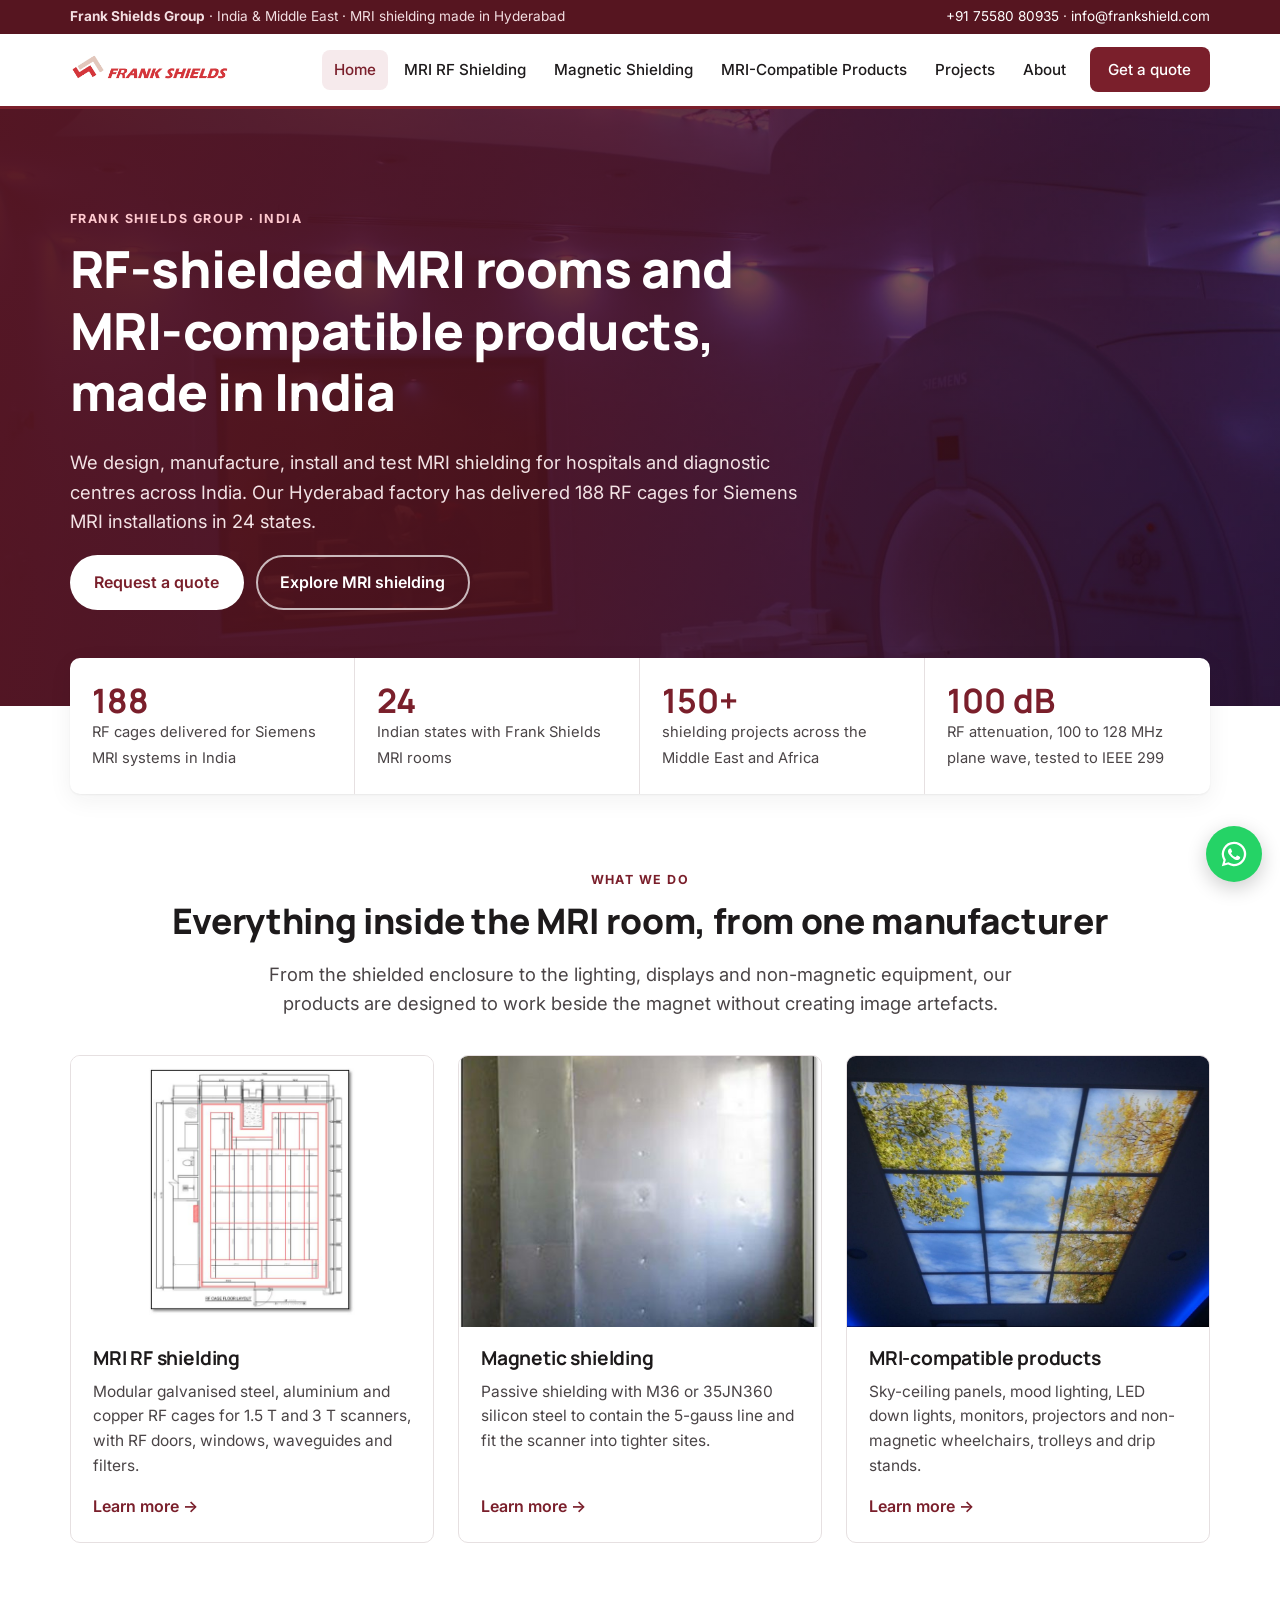
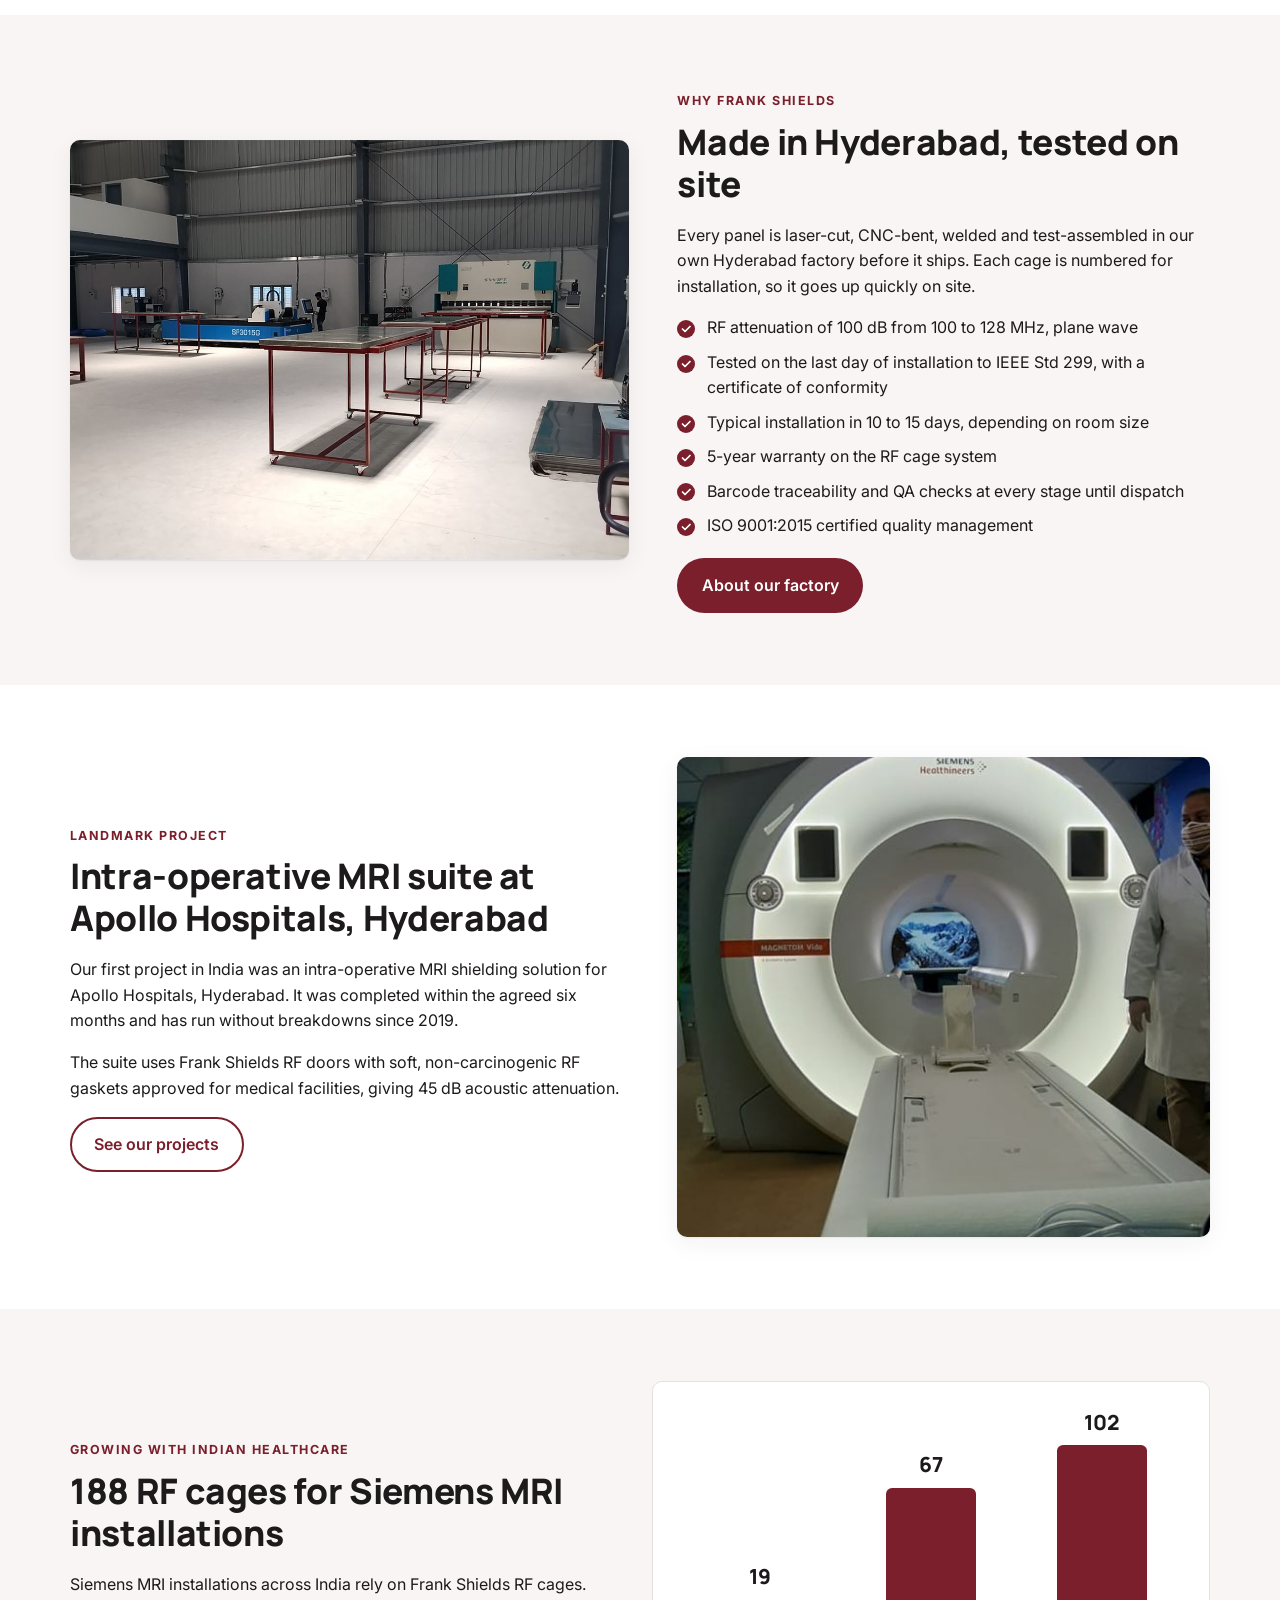
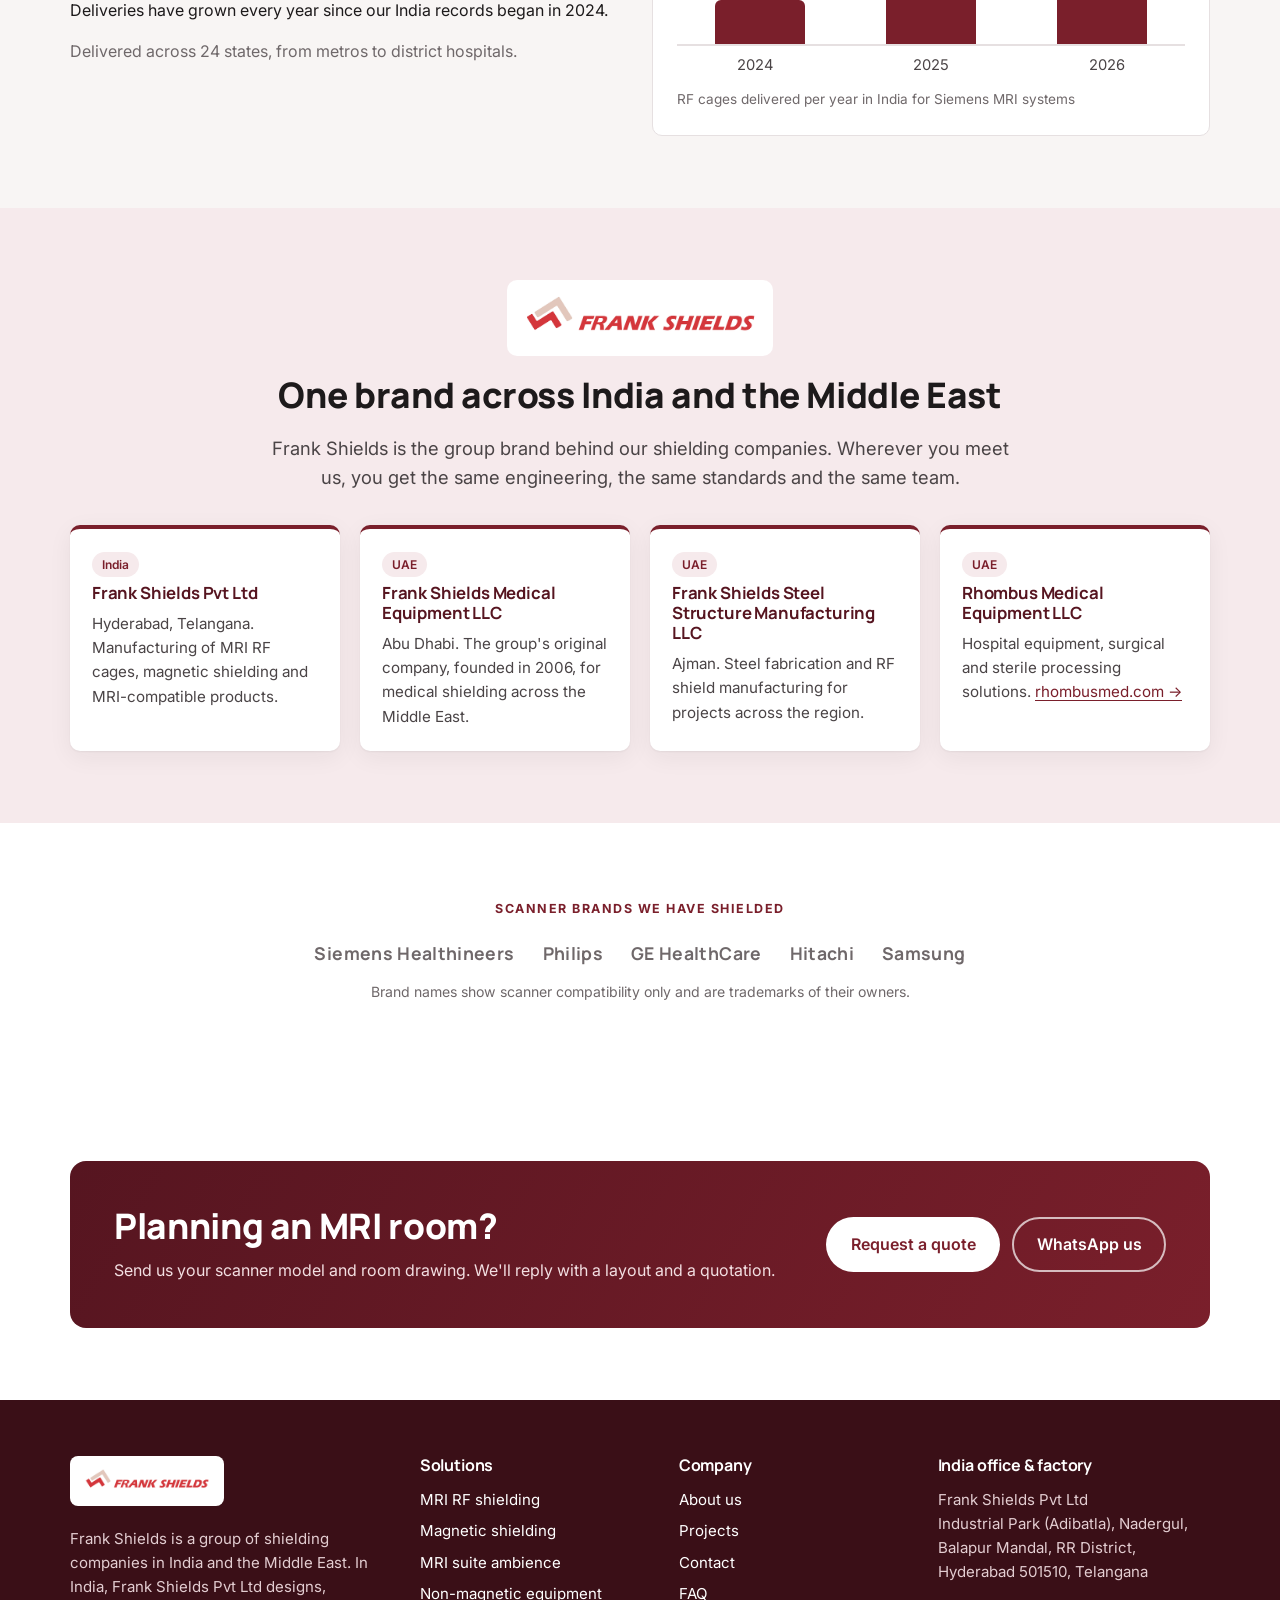
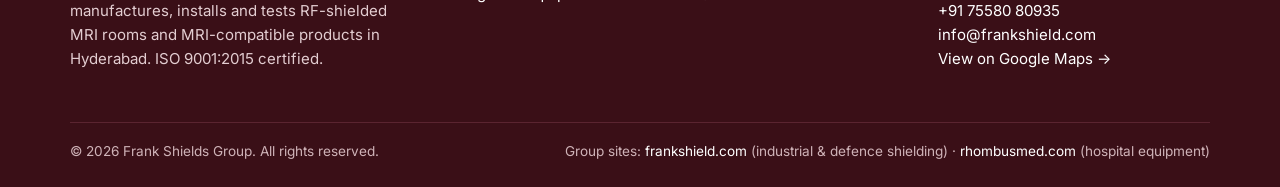
<file: index.html>
<!doctype html>
<html lang="en-IN">
<head>
<meta charset="utf-8">
<meta name="viewport" content="width=device-width, initial-scale=1">
<title>Frank Shields | MRI RF Shielding & MRI-Compatible Products, India</title>
<meta name="description" content="Frank Shields designs, manufactures and installs RF-shielded MRI rooms, magnetic shielding and MRI-compatible products from Hyderabad, India. 188 RF cages delivered for Siemens MRI in 24 states.">
<link rel="canonical" href="https://www.frankshield.in/">
<meta property="og:type" content="website">
<meta property="og:title" content="Frank Shields | MRI RF Shielding & MRI-Compatible Products, India">
<meta property="og:description" content="Frank Shields designs, manufactures and installs RF-shielded MRI rooms, magnetic shielding and MRI-compatible products from Hyderabad, India. 188 RF cages delivered for Siemens MRI in 24 states.">
<meta property="og:url" content="https://www.frankshield.in/">
<meta property="og:image" content="https://www.frankshield.in/assets/img/hero-mri-suite.jpg">
<meta name="theme-color" content="#7a1f2b">
<link rel="icon" type="image/png" href="assets/img/favicon.png">
<link rel="preconnect" href="https://fonts.googleapis.com">
<link rel="preconnect" href="https://fonts.gstatic.com" crossorigin>
<link href="https://fonts.googleapis.com/css2?family=Inter:wght@400;500;600;700&family=Manrope:wght@700;800&display=swap" rel="stylesheet">
<link rel="stylesheet" href="assets/css/style.css">
<script type="application/ld+json">{"@context": "https://schema.org", "@type": ["Organization", "LocalBusiness"], "hasMap": "https://goo.gl/maps/65bzaaLyecsyUzkf8", "parentOrganization": {"@type": "Organization", "name": "Frank Shields Group"}, "name": "Frank Shields Pvt Ltd", "url": "https://www.frankshield.in", "logo": "https://www.frankshield.in/assets/img/logo-frank-shields.png", "description": "Manufacturer of RF-shielded MRI rooms, magnetic shielding and MRI-compatible products in Hyderabad, India.", "telephone": "+917558080935", "email": "info@frankshield.com", "address": {"@type": "PostalAddress", "streetAddress": "Industrial Park (Adibatla), Nadergul, Balapur Mandal, RR District", "addressLocality": "Hyderabad", "addressRegion": "Telangana", "postalCode": "501510", "addressCountry": "IN"}, "sameAs": ["https://www.frankshield.com", "https://www.facebook.com/frankshield.uae", "https://www.youtube.com/channel/UCha2bvtNx5FZ_P9ygJ-DFKg"]}</script>
</head>
<body>
<a class="skip" href="#main">Skip to content</a>
<div class="topbar"><div class="container">
<span><strong>Frank Shields Group</strong> · India &amp; Middle East · MRI shielding made in Hyderabad</span>
<span><a href="tel:+917558080935">+91 75580 80935</a> · <a href="mailto:info@frankshield.com">info@frankshield.com</a></span>
</div></div>
<header class="site-header"><div class="container">
<a class="brand" href="index.html" aria-label="Frank Shields home"><img src="assets/img/logo-frank-shields.png" alt="Frank Shields" width="600" height="143"></a>
<button class="nav-toggle" aria-label="Open menu" aria-expanded="false" aria-controls="nav"><span></span><span></span><span></span></button>
<nav class="nav" id="nav" aria-label="Main"><ul><li><a href="index.html" aria-current="page">Home</a></li><li><a href="mri-rf-shielding.html">MRI RF Shielding</a></li><li><a href="magnetic-shielding.html">Magnetic Shielding</a></li><li><a href="mri-compatible-products.html">MRI-Compatible Products</a></li><li><a href="projects.html">Projects</a></li><li><a href="about.html">About</a></li><li><a class="btn btn-primary" href="contact.html">Get a quote</a></li></ul></nav>
</div></header>
<main id="main">
<section class="hero" style="--hero-img:url('../img/hero-mri-suite.jpg')"><div class="container">
<span class="eyebrow">Frank Shields Group · India</span>
<h1>RF-shielded MRI rooms and MRI-compatible products, made in India</h1>
<p class="lead">We design, manufacture, install and test MRI shielding for hospitals and diagnostic centres across India. Our Hyderabad factory has delivered 188 RF cages for Siemens MRI installations in 24 states.</p>
<div class="btn-row"><a class="btn btn-light" href="contact.html">Request a quote</a><a class="btn btn-ghost-light" href="mri-rf-shielding.html">Explore MRI shielding</a></div>
</div></section>

<div class="container">
<div class="stats">
<div class="stat"><b>188</b><span>RF cages delivered for Siemens MRI systems in India</span></div>
<div class="stat"><b>24</b><span>Indian states with Frank Shields MRI rooms</span></div>
<div class="stat"><b>150+</b><span>shielding projects across the Middle East and Africa</span></div>
<div class="stat"><b>100 dB</b><span>RF attenuation, 100 to 128 MHz plane wave, tested to IEEE 299</span></div>
</div>
</div>

<section class="section"><div class="container">
<div class="center"><span class="eyebrow">What we do</span><h2>Everything inside the MRI room, from one manufacturer</h2>
<p class="lead">From the shielded enclosure to the lighting, displays and non-magnetic equipment, our products are designed to work beside the magnet without creating image artefacts.</p></div>
<div class="grid grid-3" style="margin-top:36px">
<div class="card"><div class="media contain"><img src="assets/img/rf-floor-layout.jpg" alt="MRI RF shielding" loading="lazy"></div><div class="body"><h3>MRI RF shielding</h3><p>Modular galvanised steel, aluminium and copper RF cages for 1.5 T and 3 T scanners, with RF doors, windows, waveguides and filters.</p><a class="more" href="mri-rf-shielding.html">Learn more →</a></div></div>
<div class="card"><div class="media"><img src="assets/img/magnetic-shielding.jpg" alt="Magnetic shielding" loading="lazy"></div><div class="body"><h3>Magnetic shielding</h3><p>Passive shielding with M36 or 35JN360 silicon steel to contain the 5-gauss line and fit the scanner into tighter sites.</p><a class="more" href="magnetic-shielding.html">Learn more →</a></div></div>
<div class="card"><div class="media"><img src="assets/img/sky-ceiling-panels.jpg" alt="MRI-compatible products" loading="lazy"></div><div class="body"><h3>MRI-compatible products</h3><p>Sky-ceiling panels, mood lighting, LED down lights, monitors, projectors and non-magnetic wheelchairs, trolleys and drip stands.</p><a class="more" href="mri-compatible-products.html">Learn more →</a></div></div>
</div></div></section>

<section class="section alt"><div class="container split">
<div><img src="assets/img/factory-floor.jpg" alt="Frank Shields RF cage panel factory in Hyderabad" loading="lazy"></div>
<div><span class="eyebrow">Why Frank Shields</span><h2>Made in Hyderabad, tested on site</h2>
<p>Every panel is laser-cut, CNC-bent, welded and test-assembled in our own Hyderabad factory before it ships. Each cage is numbered for installation, so it goes up quickly on site.</p>
<ul class="checks">
<li>RF attenuation of 100 dB from 100 to 128 MHz, plane wave</li>
<li>Tested on the last day of installation to IEEE Std 299, with a certificate of conformity</li>
<li>Typical installation in 10 to 15 days, depending on room size</li>
<li>5-year warranty on the RF cage system</li>
<li>Barcode traceability and QA checks at every stage until dispatch</li>
<li>ISO 9001:2015 certified quality management</li>
</ul>
<a class="btn btn-primary" href="about.html">About our factory</a></div>
</div></section>

<section class="section"><div class="container split reverse">
<div><img src="assets/img/intraoperative-mri.jpg" alt="Intra-operative MRI suite" loading="lazy"></div>
<div><span class="eyebrow">Landmark project</span><h2>Intra-operative MRI suite at Apollo Hospitals, Hyderabad</h2>
<p>Our first project in India was an intra-operative MRI shielding solution for Apollo Hospitals, Hyderabad. It was completed within the agreed six months and has run without breakdowns since 2019.</p>
<p>The suite uses Frank Shields RF doors with soft, non-carcinogenic RF gaskets approved for medical facilities, giving 45 dB acoustic attenuation.</p>
<a class="btn btn-outline" href="projects.html">See our projects</a></div>
</div></section>

<section class="section alt"><div class="container">
<div class="grid grid-2" style="align-items:center">
<div><span class="eyebrow">Growing with Indian healthcare</span><h2>188 RF cages for Siemens MRI installations</h2>
<p>Siemens MRI installations across India rely on Frank Shields RF cages. Deliveries have grown every year since our India records began in 2024.</p>
<p class="muted">Delivered across 24 states, from metros to district hospitals.</p></div>
<div class="chart-card" role="img" aria-label="RF cages delivered in India by year: 2024, 19; 2025, 67; 2026, 102">
<div class="bars">
<div class="bar"><span class="val">19</span><div class="fill" style="height:18.6%"></div></div>
<div class="bar"><span class="val">67</span><div class="fill" style="height:65.7%"></div></div>
<div class="bar"><span class="val">102</span><div class="fill" style="height:100%"></div></div>
</div>
<div class="bar-labels"><span>2024</span><span>2025</span><span>2026</span></div>
<p class="muted" style="margin:12px 0 0;font-size:.85rem">RF cages delivered per year in India for Siemens MRI systems</p>
</div>
</div></div></section>

<section class="section brand-band"><div class="container">
<div class="center"><img class="brand-mark" src="assets/img/logo-frank-shields.png" alt="Frank Shields" width="600" height="143">
<h2>One brand across India and the Middle East</h2>
<p class="lead">Frank Shields is the group brand behind our shielding companies. Wherever you meet us, you get the same engineering, the same standards and the same team.</p></div>
<div class="group-grid">
<div class="group-co"><span class="tag">India</span><h3>Frank Shields Pvt Ltd</h3><p>Hyderabad, Telangana. Manufacturing of MRI RF cages, magnetic shielding and MRI-compatible products.</p></div>
<div class="group-co"><span class="tag">UAE</span><h3>Frank Shields Medical Equipment LLC</h3><p>Abu Dhabi. The group's original company, founded in 2006, for medical shielding across the Middle East.</p></div>
<div class="group-co"><span class="tag">UAE</span><h3>Frank Shields Steel Structure Manufacturing LLC</h3><p>Ajman. Steel fabrication and RF shield manufacturing for projects across the region.</p></div>
<div class="group-co"><span class="tag">UAE</span><h3>Rhombus Medical Equipment LLC</h3><p>Hospital equipment, surgical and sterile processing solutions. <a href="https://www.rhombusmed.com" rel="noopener">rhombusmed.com →</a></p></div>
</div>
</div></section>

<section class="section"><div class="container center">
<span class="eyebrow">Scanner brands we have shielded</span>
<div class="oem" style="margin-top:10px"><span>Siemens Healthineers</span><span>Philips</span><span>GE HealthCare</span><span>Hitachi</span><span>Samsung</span></div>
<p class="muted" style="margin-top:14px;font-size:.88rem">Brand names show scanner compatibility only and are trademarks of their owners.</p>
</div></section>
</main>
<section class="section"><div class="container">
<div class="cta"><div><h2>Planning an MRI room?</h2><p>Send us your scanner model and room drawing. We'll reply with a layout and a quotation.</p></div>
<div class="btn-row"><a class="btn btn-light" href="contact.html">Request a quote</a><a class="btn btn-ghost-light" href="https://wa.me/917558080935" target="_blank" rel="noopener">WhatsApp us</a></div></div>
</div></section>
<footer class="site-footer"><div class="container">
<div class="foot-grid">
<div><span class="foot-logo"><img src="assets/img/logo-frank-shields.png" alt="Frank Shields" width="600" height="143"></span>
<p>Frank Shields is a group of shielding companies in India and the Middle East. In India, Frank Shields Pvt Ltd designs, manufactures, installs and tests RF-shielded MRI rooms and MRI-compatible products in Hyderabad. ISO 9001:2015 certified.</p></div>
<div><h4>Solutions</h4><ul>
<li><a href="mri-rf-shielding.html">MRI RF shielding</a></li>
<li><a href="magnetic-shielding.html">Magnetic shielding</a></li>
<li><a href="mri-compatible-products.html">MRI suite ambience</a></li>
<li><a href="mri-compatible-products.html#non-magnetic">Non-magnetic equipment</a></li></ul></div>
<div><h4>Company</h4><ul>
<li><a href="about.html">About us</a></li>
<li><a href="projects.html">Projects</a></li>
<li><a href="contact.html">Contact</a></li>
<li><a href="mri-rf-shielding.html#faq">FAQ</a></li></ul></div>
<div><h4>India office &amp; factory</h4>
<p>Frank Shields Pvt Ltd<br>Industrial Park (Adibatla), Nadergul, Balapur Mandal, RR District, Hyderabad 501510, Telangana</p>
<p><a href="tel:+917558080935">+91 75580 80935</a><br><a href="mailto:info@frankshield.com">info@frankshield.com</a><br><a href="https://goo.gl/maps/65bzaaLyecsyUzkf8" target="_blank" rel="noopener">View on Google Maps →</a></p></div>
</div>
<div class="foot-bottom">
<span>© 2026 Frank Shields Group. All rights reserved.</span>
<span>Group sites: <a href="https://www.frankshield.com" rel="noopener">frankshield.com</a> (industrial &amp; defence shielding) · <a href="https://www.rhombusmed.com" rel="noopener">rhombusmed.com</a> (hospital equipment)</span>
</div>
</div></footer>
<a class="wa-float" href="https://wa.me/917558080935" target="_blank" rel="noopener" aria-label="Chat on WhatsApp"><svg viewBox="0 0 32 32" aria-hidden="true"><path d="M16 3a13 13 0 00-11.2 19.6L3 29l6.6-1.7A13 13 0 1016 3zm0 23.6a10.6 10.6 0 01-5.4-1.5l-.4-.2-3.9 1 1-3.8-.3-.4A10.6 10.6 0 1116 26.6zm5.8-7.9c-.3-.2-1.9-.9-2.2-1s-.5-.2-.7.2-.8 1-1 1.2-.4.2-.7.1a8.7 8.7 0 01-4.3-3.8c-.3-.6.3-.5 1-1.7a.6.6 0 000-.6l-1-2.4c-.3-.6-.5-.5-.7-.5h-.6a1.2 1.2 0 00-.9.4 3.6 3.6 0 00-1.1 2.7 6.3 6.3 0 001.3 3.3 14.4 14.4 0 005.5 4.9c2 .9 2.8.9 3.8.8a3.2 3.2 0 002.1-1.5 2.6 2.6 0 00.2-1.5c-.1-.2-.3-.3-.7-.4z"/></svg></a>
<script src="assets/js/main.js" defer></script>
</body>
</html>
</file>
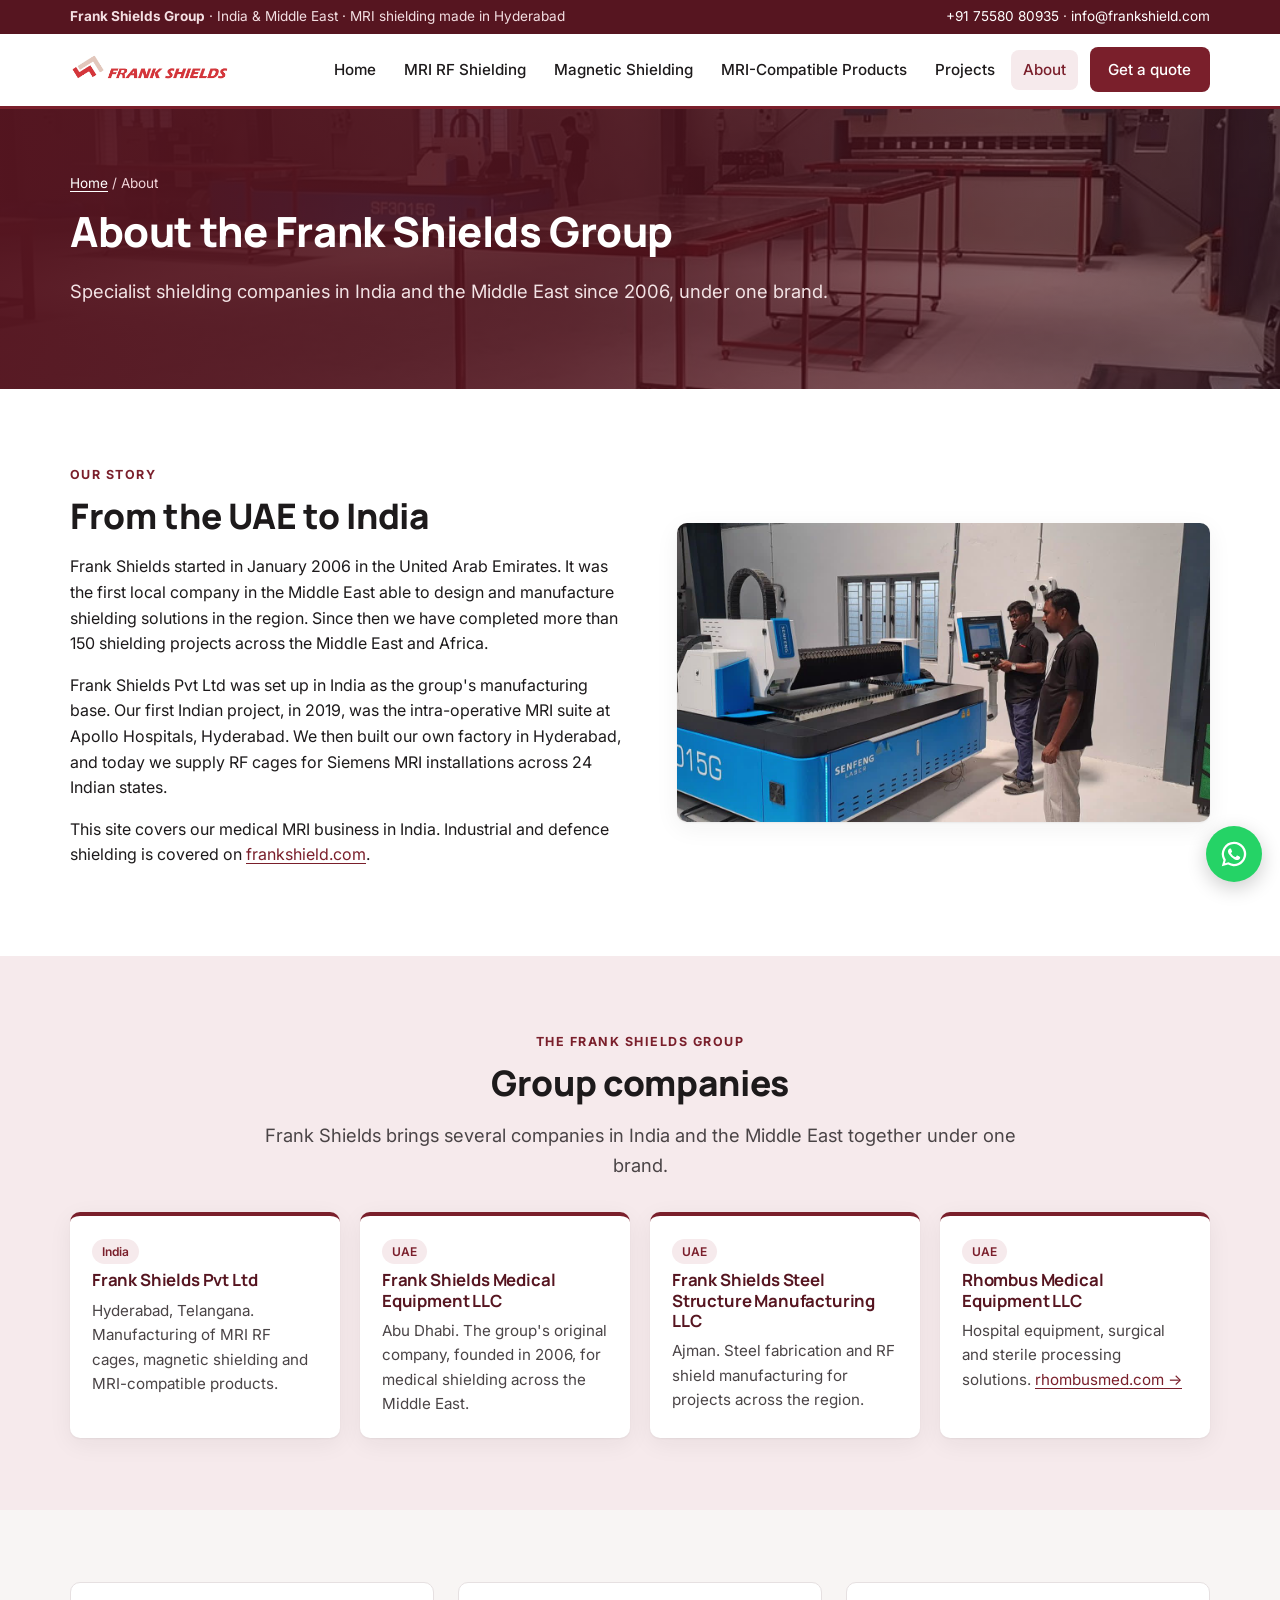
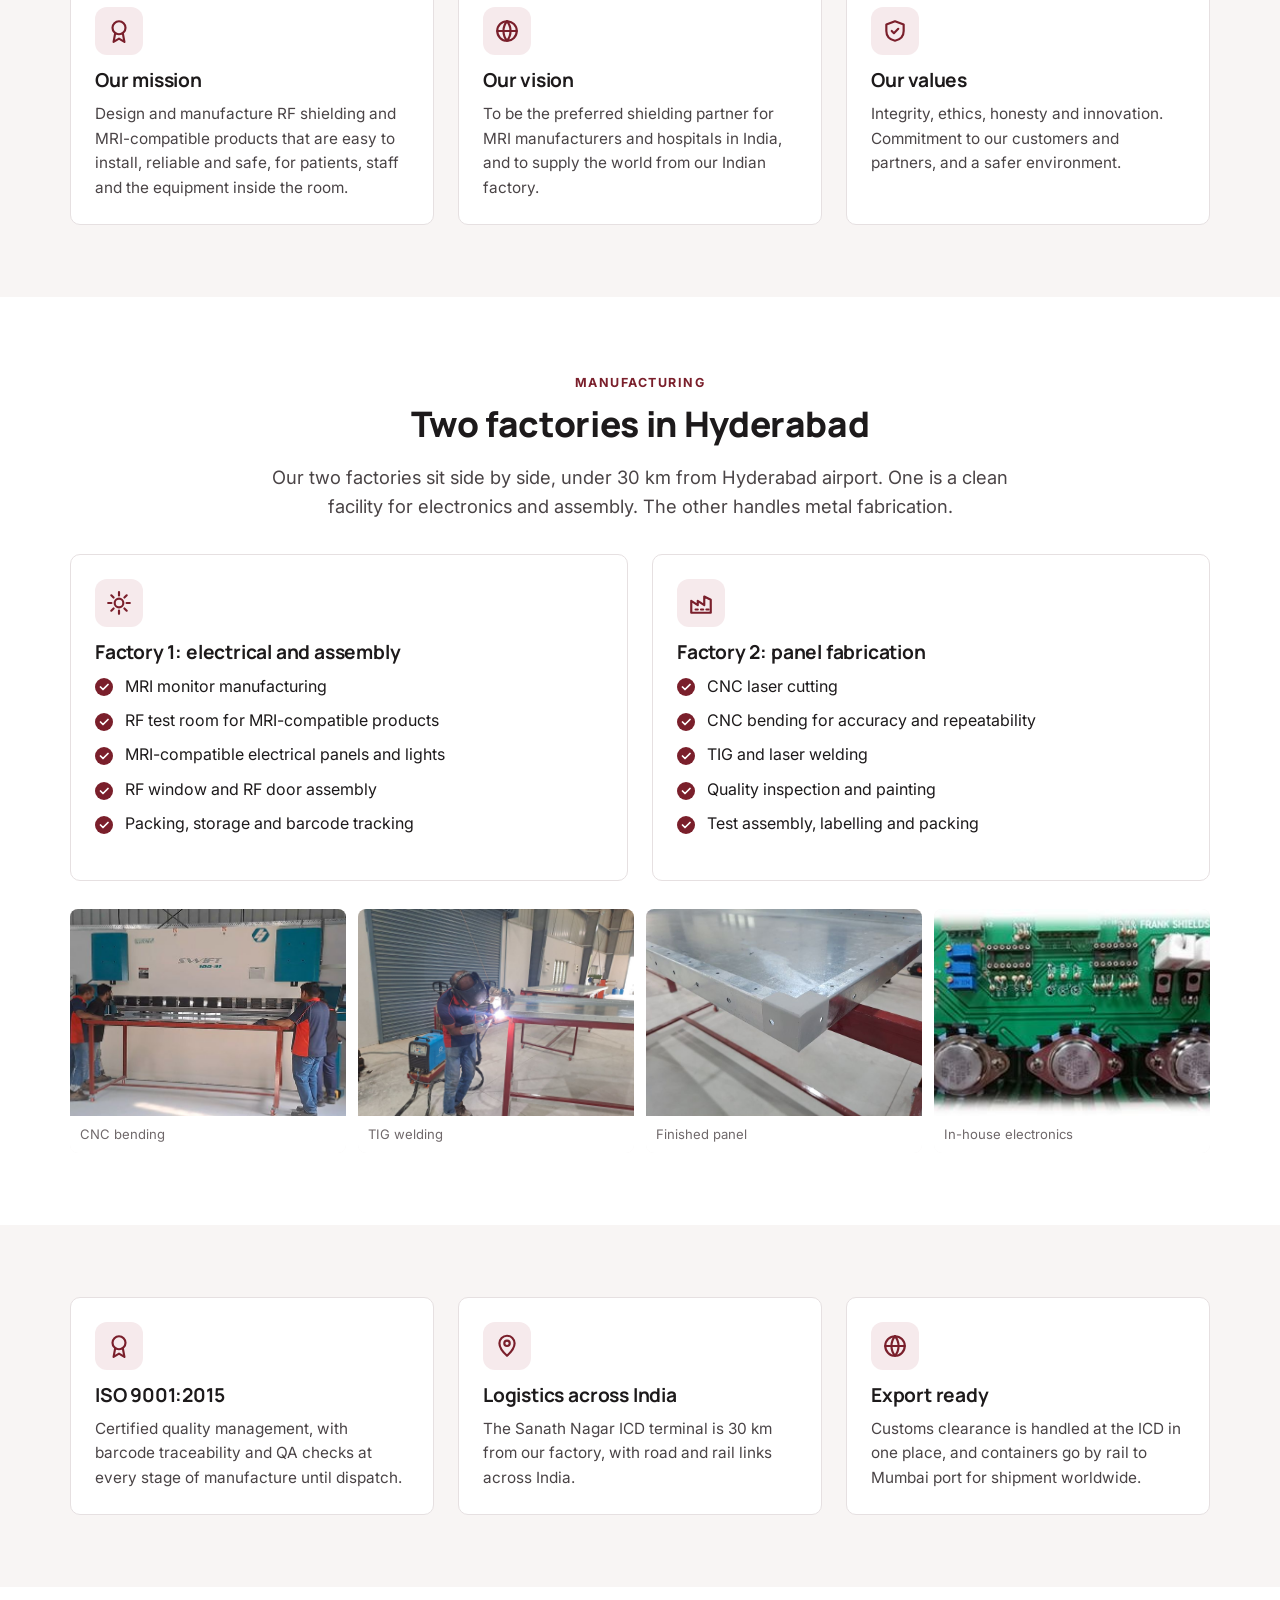
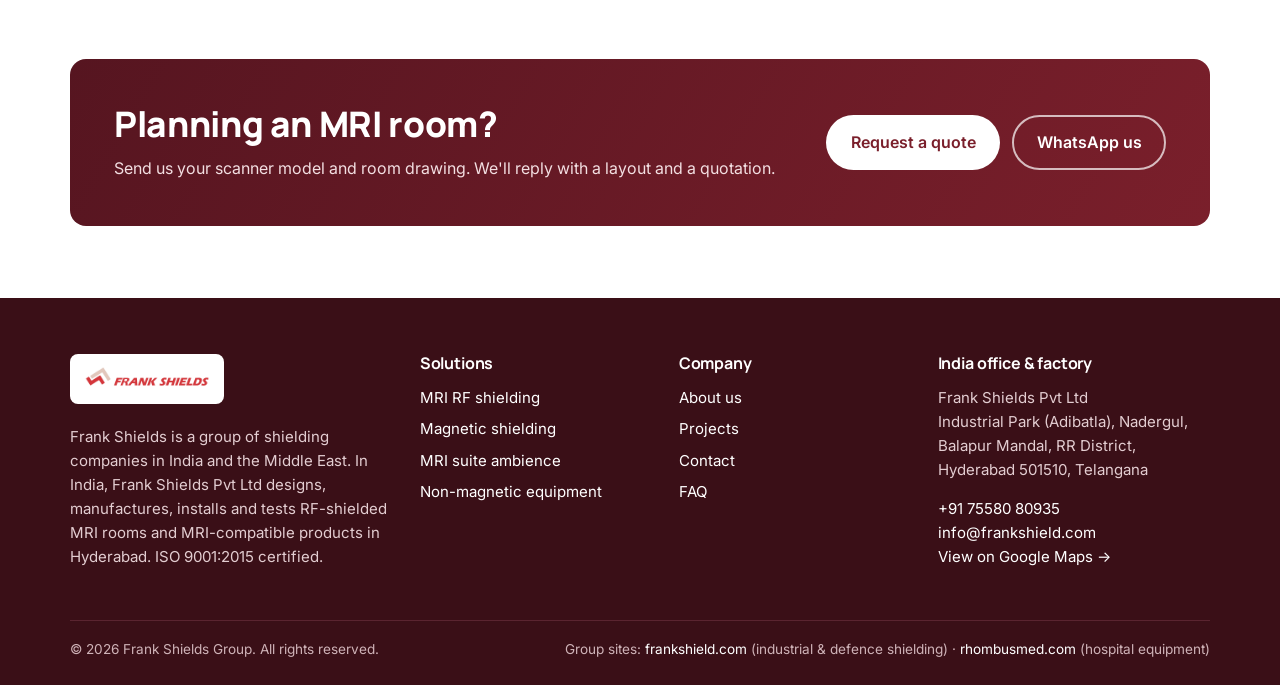
<file: about.html>
<!doctype html>
<html lang="en-IN">
<head>
<meta charset="utf-8">
<meta name="viewport" content="width=device-width, initial-scale=1">
<title>About Frank Shields India | MRI Shielding Manufacturer, Hyderabad</title>
<meta name="description" content="Frank Shields has made shielding since 2006 and now manufactures MRI RF cages and MRI-compatible products in two factories in Hyderabad. ISO 9001:2015 certified.">
<link rel="canonical" href="https://www.frankshield.in/about.html">
<meta property="og:type" content="website">
<meta property="og:title" content="About Frank Shields India | MRI Shielding Manufacturer, Hyderabad">
<meta property="og:description" content="Frank Shields has made shielding since 2006 and now manufactures MRI RF cages and MRI-compatible products in two factories in Hyderabad. ISO 9001:2015 certified.">
<meta property="og:url" content="https://www.frankshield.in/about.html">
<meta property="og:image" content="https://www.frankshield.in/assets/img/hero-mri-suite.jpg">
<meta name="theme-color" content="#7a1f2b">
<link rel="icon" type="image/png" href="assets/img/favicon.png">
<link rel="preconnect" href="https://fonts.googleapis.com">
<link rel="preconnect" href="https://fonts.gstatic.com" crossorigin>
<link href="https://fonts.googleapis.com/css2?family=Inter:wght@400;500;600;700&family=Manrope:wght@700;800&display=swap" rel="stylesheet">
<link rel="stylesheet" href="assets/css/style.css">
</head>
<body>
<a class="skip" href="#main">Skip to content</a>
<div class="topbar"><div class="container">
<span><strong>Frank Shields Group</strong> · India &amp; Middle East · MRI shielding made in Hyderabad</span>
<span><a href="tel:+917558080935">+91 75580 80935</a> · <a href="mailto:info@frankshield.com">info@frankshield.com</a></span>
</div></div>
<header class="site-header"><div class="container">
<a class="brand" href="index.html" aria-label="Frank Shields home"><img src="assets/img/logo-frank-shields.png" alt="Frank Shields" width="600" height="143"></a>
<button class="nav-toggle" aria-label="Open menu" aria-expanded="false" aria-controls="nav"><span></span><span></span><span></span></button>
<nav class="nav" id="nav" aria-label="Main"><ul><li><a href="index.html">Home</a></li><li><a href="mri-rf-shielding.html">MRI RF Shielding</a></li><li><a href="magnetic-shielding.html">Magnetic Shielding</a></li><li><a href="mri-compatible-products.html">MRI-Compatible Products</a></li><li><a href="projects.html">Projects</a></li><li><a href="about.html" aria-current="page">About</a></li><li><a class="btn btn-primary" href="contact.html">Get a quote</a></li></ul></nav>
</div></header>
<main id="main">
<section class="hero small" style="--hero-img:url('../img/factory-floor.jpg')"><div class="container">
<div class="crumbs"><a href="index.html">Home</a> / About</div>
<h1>About the Frank Shields Group</h1><p class="lead">Specialist shielding companies in India and the Middle East since 2006, under one brand.</p></div></section>

<section class="section"><div class="container split">
<div><span class="eyebrow">Our story</span><h2>From the UAE to India</h2>
<p>Frank Shields started in January 2006 in the United Arab Emirates. It was the first local company in the Middle East able to design and manufacture shielding solutions in the region. Since then we have completed more than 150 shielding projects across the Middle East and Africa.</p>
<p>Frank Shields Pvt Ltd was set up in India as the group's manufacturing base. Our first Indian project, in 2019, was the intra-operative MRI suite at Apollo Hospitals, Hyderabad. We then built our own factory in Hyderabad, and today we supply RF cages for Siemens MRI installations across 24 Indian states.</p>
<p>This site covers our medical MRI business in India. Industrial and defence shielding is covered on <a href="https://www.frankshield.com">frankshield.com</a>.</p></div>
<div><img src="assets/img/laser-cutting.jpg" alt="Laser cutting at the Frank Shields Hyderabad factory" loading="lazy"></div>
</div></section>

<section class="section brand-band"><div class="container">
<div class="center"><span class="eyebrow">The Frank Shields group</span><h2>Group companies</h2>
<p class="lead">Frank Shields brings several companies in India and the Middle East together under one brand.</p></div>
<div class="group-grid">
<div class="group-co"><span class="tag">India</span><h3>Frank Shields Pvt Ltd</h3><p>Hyderabad, Telangana. Manufacturing of MRI RF cages, magnetic shielding and MRI-compatible products.</p></div>
<div class="group-co"><span class="tag">UAE</span><h3>Frank Shields Medical Equipment LLC</h3><p>Abu Dhabi. The group's original company, founded in 2006, for medical shielding across the Middle East.</p></div>
<div class="group-co"><span class="tag">UAE</span><h3>Frank Shields Steel Structure Manufacturing LLC</h3><p>Ajman. Steel fabrication and RF shield manufacturing for projects across the region.</p></div>
<div class="group-co"><span class="tag">UAE</span><h3>Rhombus Medical Equipment LLC</h3><p>Hospital equipment, surgical and sterile processing solutions. <a href="https://www.rhombusmed.com" rel="noopener">rhombusmed.com →</a></p></div>
</div>
</div></section>

<section class="section alt"><div class="container">
<div class="grid grid-3">
<div class="icon-card"><div class="ico"><svg viewBox="0 0 24 24" fill="none" stroke="currentColor" stroke-width="2" stroke-linecap="round" stroke-linejoin="round"><circle cx="12" cy="9" r="6"/><path d="M8.5 14L7 22l5-3 5 3-1.5-8"/></svg></div><h3>Our mission</h3><p>Design and manufacture RF shielding and MRI-compatible products that are easy to install, reliable and safe, for patients, staff and the equipment inside the room.</p></div>
<div class="icon-card"><div class="ico"><svg viewBox="0 0 24 24" fill="none" stroke="currentColor" stroke-width="2" stroke-linecap="round" stroke-linejoin="round"><circle cx="12" cy="12" r="9"/><path d="M3 12h18M12 3a14 14 0 010 18M12 3a14 14 0 000 18"/></svg></div><h3>Our vision</h3><p>To be the preferred shielding partner for MRI manufacturers and hospitals in India, and to supply the world from our Indian factory.</p></div>
<div class="icon-card"><div class="ico"><svg viewBox="0 0 24 24" fill="none" stroke="currentColor" stroke-width="2" stroke-linecap="round" stroke-linejoin="round"><path d="M12 3l8 3v6c0 5-3.5 8-8 9-4.5-1-8-4-8-9V6z"/><path d="M9 12l2 2 4-4"/></svg></div><h3>Our values</h3><p>Integrity, ethics, honesty and innovation. Commitment to our customers and partners, and a safer environment.</p></div>
</div></div></section>

<section class="section"><div class="container">
<div class="center"><span class="eyebrow">Manufacturing</span><h2>Two factories in Hyderabad</h2>
<p class="lead">Our two factories sit side by side, under 30 km from Hyderabad airport. One is a clean facility for electronics and assembly. The other handles metal fabrication.</p></div>
<div class="grid grid-2" style="margin-top:32px">
<div class="icon-card"><div class="ico"><svg viewBox="0 0 24 24" fill="none" stroke="currentColor" stroke-width="2" stroke-linecap="round" stroke-linejoin="round"><circle cx="12" cy="12" r="4"/><path d="M12 2v3M12 19v3M2 12h3M19 12h3M4.9 4.9l2.1 2.1M17 17l2.1 2.1M4.9 19.1L7 17M17 7l2.1-2.1"/></svg></div><h3>Factory 1: electrical and assembly</h3>
<ul class="checks" style="margin-top:10px"><li>MRI monitor manufacturing</li><li>RF test room for MRI-compatible products</li><li>MRI-compatible electrical panels and lights</li><li>RF window and RF door assembly</li><li>Packing, storage and barcode tracking</li></ul></div>
<div class="icon-card"><div class="ico"><svg viewBox="0 0 24 24" fill="none" stroke="currentColor" stroke-width="2" stroke-linecap="round" stroke-linejoin="round"><path d="M3 21V10l6 4V10l6 4V6l6 3v12z"/><path d="M7 18h2M12 18h2M17 18h2"/></svg></div><h3>Factory 2: panel fabrication</h3>
<ul class="checks" style="margin-top:10px"><li>CNC laser cutting</li><li>CNC bending for accuracy and repeatability</li><li>TIG and laser welding</li><li>Quality inspection and painting</li><li>Test assembly, labelling and packing</li></ul></div>
</div>
<div class="gallery" style="margin-top:28px">
<figure><img src="assets/img/cnc-bending.jpg" alt="CNC bending" loading="lazy"><figcaption>CNC bending</figcaption></figure>
<figure><img src="assets/img/tig-welding.jpg" alt="TIG welding of RF panels" loading="lazy"><figcaption>TIG welding</figcaption></figure>
<figure><img src="assets/img/panel-finish.jpg" alt="Finished RF panel" loading="lazy"><figcaption>Finished panel</figcaption></figure>
<figure><img src="assets/img/control-pcb.jpg" alt="Frank Shields control electronics" loading="lazy"><figcaption>In-house electronics</figcaption></figure>
</div></div></section>

<section class="section alt"><div class="container">
<div class="grid grid-3">
<div class="icon-card"><div class="ico"><svg viewBox="0 0 24 24" fill="none" stroke="currentColor" stroke-width="2" stroke-linecap="round" stroke-linejoin="round"><circle cx="12" cy="9" r="6"/><path d="M8.5 14L7 22l5-3 5 3-1.5-8"/></svg></div><h3>ISO 9001:2015</h3><p>Certified quality management, with barcode traceability and QA checks at every stage of manufacture until dispatch.</p></div>
<div class="icon-card"><div class="ico"><svg viewBox="0 0 24 24" fill="none" stroke="currentColor" stroke-width="2" stroke-linecap="round" stroke-linejoin="round"><path d="M12 21s-7-6.2-7-11.5A7 7 0 0119 9.5C19 14.8 12 21 12 21z"/><circle cx="12" cy="9.5" r="2.5"/></svg></div><h3>Logistics across India</h3><p>The Sanath Nagar ICD terminal is 30 km from our factory, with road and rail links across India.</p></div>
<div class="icon-card"><div class="ico"><svg viewBox="0 0 24 24" fill="none" stroke="currentColor" stroke-width="2" stroke-linecap="round" stroke-linejoin="round"><circle cx="12" cy="12" r="9"/><path d="M3 12h18M12 3a14 14 0 010 18M12 3a14 14 0 000 18"/></svg></div><h3>Export ready</h3><p>Customs clearance is handled at the ICD in one place, and containers go by rail to Mumbai port for shipment worldwide.</p></div>
</div></div></section>
</main>
<section class="section"><div class="container">
<div class="cta"><div><h2>Planning an MRI room?</h2><p>Send us your scanner model and room drawing. We'll reply with a layout and a quotation.</p></div>
<div class="btn-row"><a class="btn btn-light" href="contact.html">Request a quote</a><a class="btn btn-ghost-light" href="https://wa.me/917558080935" target="_blank" rel="noopener">WhatsApp us</a></div></div>
</div></section>
<footer class="site-footer"><div class="container">
<div class="foot-grid">
<div><span class="foot-logo"><img src="assets/img/logo-frank-shields.png" alt="Frank Shields" width="600" height="143"></span>
<p>Frank Shields is a group of shielding companies in India and the Middle East. In India, Frank Shields Pvt Ltd designs, manufactures, installs and tests RF-shielded MRI rooms and MRI-compatible products in Hyderabad. ISO 9001:2015 certified.</p></div>
<div><h4>Solutions</h4><ul>
<li><a href="mri-rf-shielding.html">MRI RF shielding</a></li>
<li><a href="magnetic-shielding.html">Magnetic shielding</a></li>
<li><a href="mri-compatible-products.html">MRI suite ambience</a></li>
<li><a href="mri-compatible-products.html#non-magnetic">Non-magnetic equipment</a></li></ul></div>
<div><h4>Company</h4><ul>
<li><a href="about.html">About us</a></li>
<li><a href="projects.html">Projects</a></li>
<li><a href="contact.html">Contact</a></li>
<li><a href="mri-rf-shielding.html#faq">FAQ</a></li></ul></div>
<div><h4>India office &amp; factory</h4>
<p>Frank Shields Pvt Ltd<br>Industrial Park (Adibatla), Nadergul, Balapur Mandal, RR District, Hyderabad 501510, Telangana</p>
<p><a href="tel:+917558080935">+91 75580 80935</a><br><a href="mailto:info@frankshield.com">info@frankshield.com</a><br><a href="https://goo.gl/maps/65bzaaLyecsyUzkf8" target="_blank" rel="noopener">View on Google Maps →</a></p></div>
</div>
<div class="foot-bottom">
<span>© 2026 Frank Shields Group. All rights reserved.</span>
<span>Group sites: <a href="https://www.frankshield.com" rel="noopener">frankshield.com</a> (industrial &amp; defence shielding) · <a href="https://www.rhombusmed.com" rel="noopener">rhombusmed.com</a> (hospital equipment)</span>
</div>
</div></footer>
<a class="wa-float" href="https://wa.me/917558080935" target="_blank" rel="noopener" aria-label="Chat on WhatsApp"><svg viewBox="0 0 32 32" aria-hidden="true"><path d="M16 3a13 13 0 00-11.2 19.6L3 29l6.6-1.7A13 13 0 1016 3zm0 23.6a10.6 10.6 0 01-5.4-1.5l-.4-.2-3.9 1 1-3.8-.3-.4A10.6 10.6 0 1116 26.6zm5.8-7.9c-.3-.2-1.9-.9-2.2-1s-.5-.2-.7.2-.8 1-1 1.2-.4.2-.7.1a8.7 8.7 0 01-4.3-3.8c-.3-.6.3-.5 1-1.7a.6.6 0 000-.6l-1-2.4c-.3-.6-.5-.5-.7-.5h-.6a1.2 1.2 0 00-.9.4 3.6 3.6 0 00-1.1 2.7 6.3 6.3 0 001.3 3.3 14.4 14.4 0 005.5 4.9c2 .9 2.8.9 3.8.8a3.2 3.2 0 002.1-1.5 2.6 2.6 0 00.2-1.5c-.1-.2-.3-.3-.7-.4z"/></svg></a>
<script src="assets/js/main.js" defer></script>
</body>
</html>
</file>
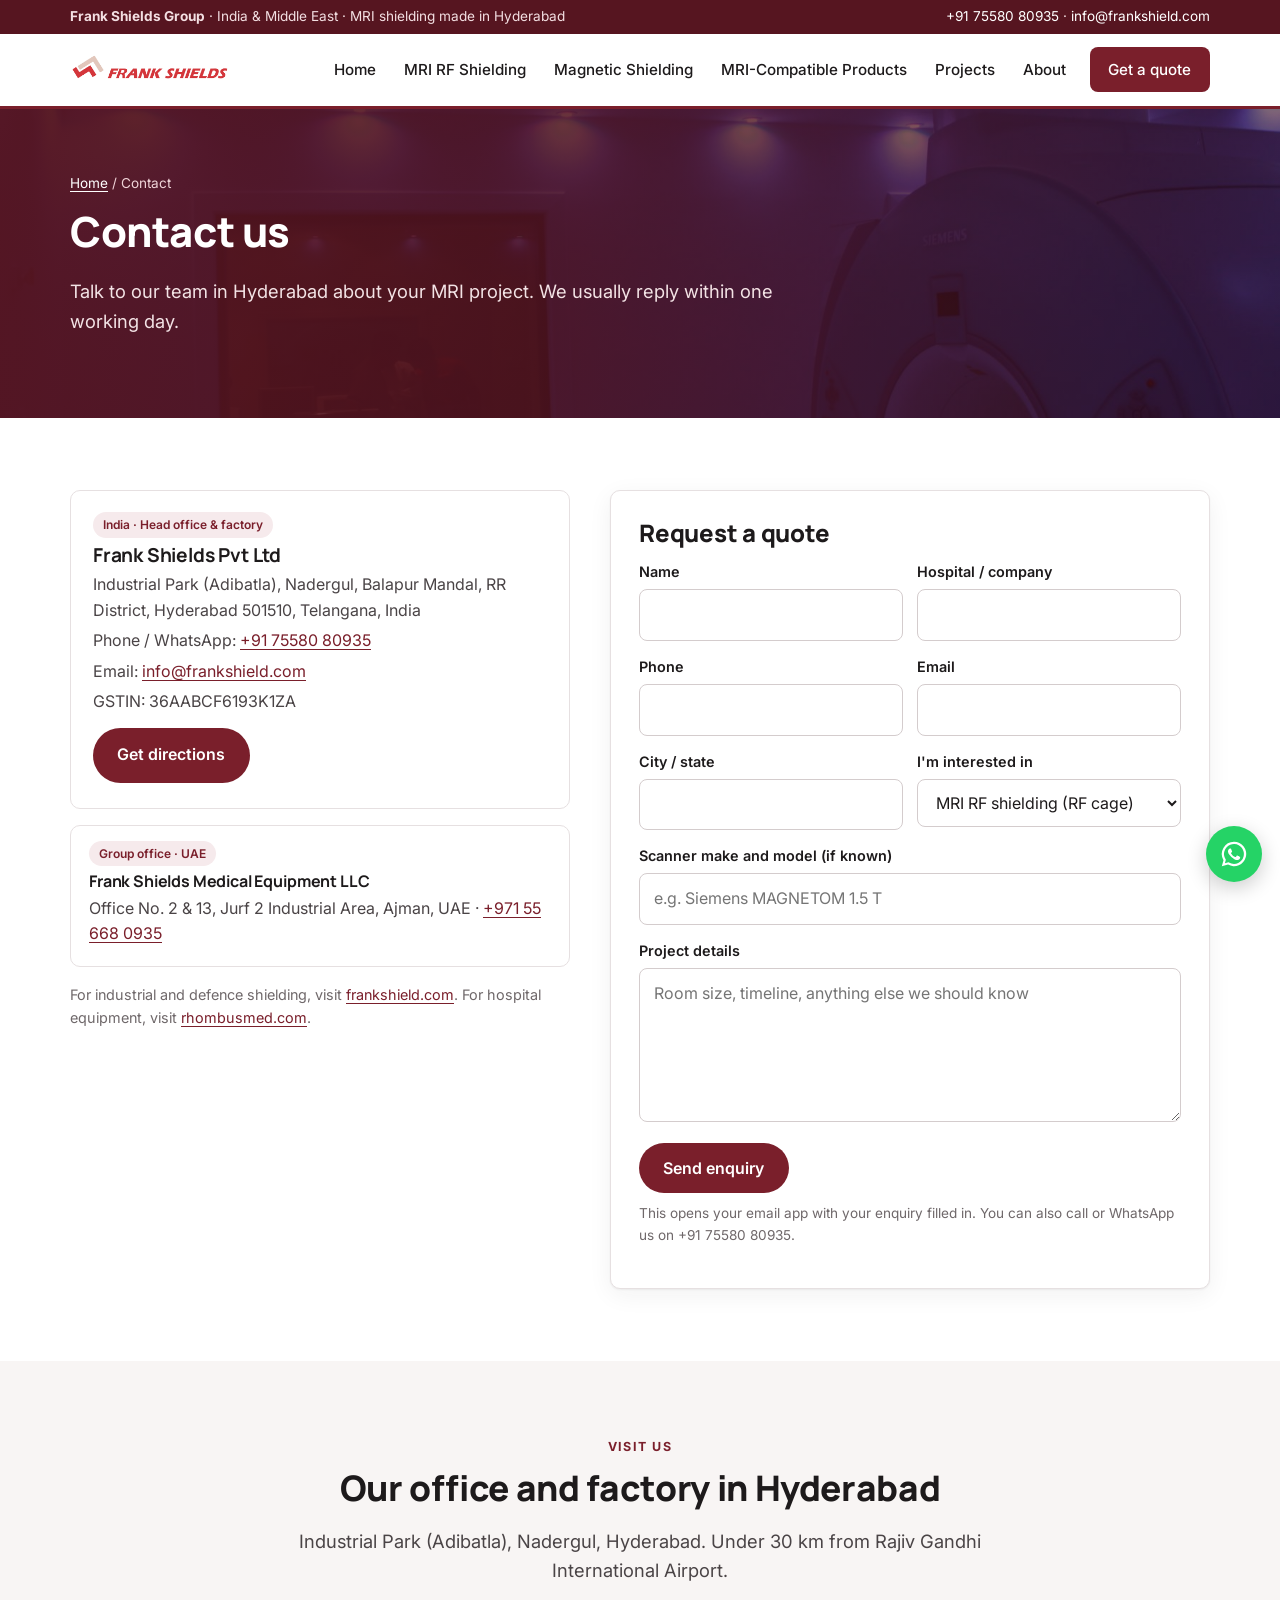
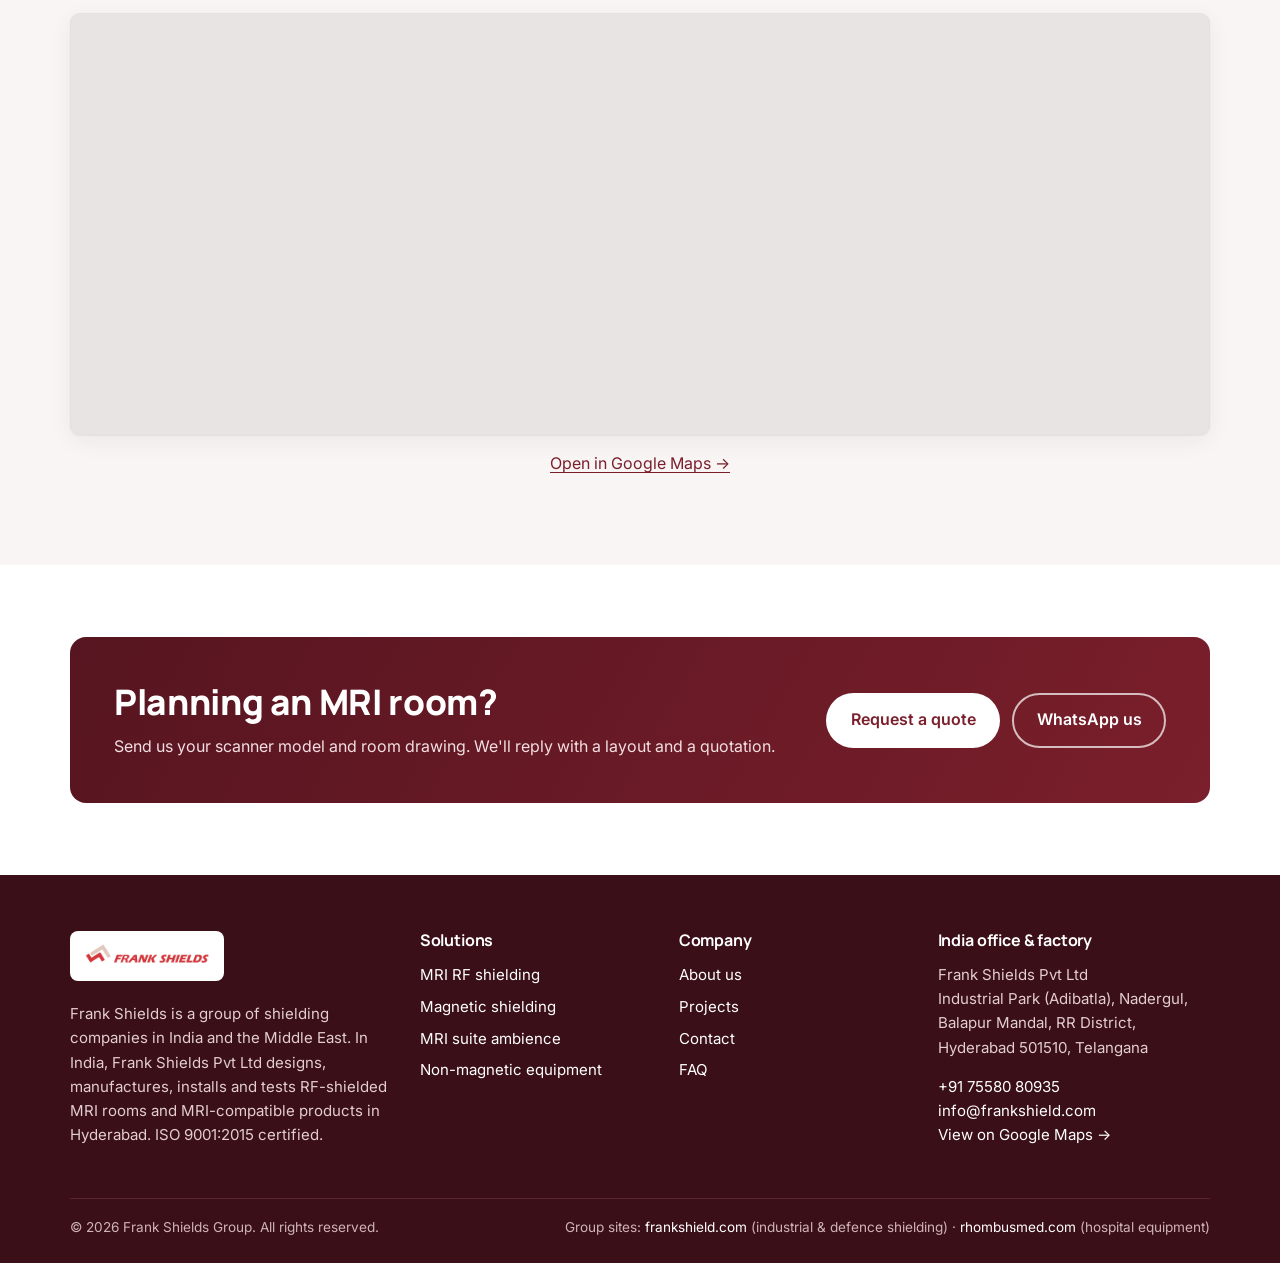
<file: contact.html>
<!doctype html>
<html lang="en-IN">
<head>
<meta charset="utf-8">
<meta name="viewport" content="width=device-width, initial-scale=1">
<title>Contact Frank Shields India | MRI Shielding Quotes</title>
<meta name="description" content="Contact Frank Shields Pvt Ltd, Hyderabad, for MRI RF shielding, magnetic shielding and MRI-compatible product quotations. Phone and WhatsApp +91 75580 80935.">
<link rel="canonical" href="https://www.frankshield.in/contact.html">
<meta property="og:type" content="website">
<meta property="og:title" content="Contact Frank Shields India | MRI Shielding Quotes">
<meta property="og:description" content="Contact Frank Shields Pvt Ltd, Hyderabad, for MRI RF shielding, magnetic shielding and MRI-compatible product quotations. Phone and WhatsApp +91 75580 80935.">
<meta property="og:url" content="https://www.frankshield.in/contact.html">
<meta property="og:image" content="https://www.frankshield.in/assets/img/hero-mri-suite.jpg">
<meta name="theme-color" content="#7a1f2b">
<link rel="icon" type="image/png" href="assets/img/favicon.png">
<link rel="preconnect" href="https://fonts.googleapis.com">
<link rel="preconnect" href="https://fonts.gstatic.com" crossorigin>
<link href="https://fonts.googleapis.com/css2?family=Inter:wght@400;500;600;700&family=Manrope:wght@700;800&display=swap" rel="stylesheet">
<link rel="stylesheet" href="assets/css/style.css">
<script type="application/ld+json">{"@context": "https://schema.org", "@type": ["Organization", "LocalBusiness"], "hasMap": "https://goo.gl/maps/65bzaaLyecsyUzkf8", "parentOrganization": {"@type": "Organization", "name": "Frank Shields Group"}, "name": "Frank Shields Pvt Ltd", "url": "https://www.frankshield.in", "logo": "https://www.frankshield.in/assets/img/logo-frank-shields.png", "description": "Manufacturer of RF-shielded MRI rooms, magnetic shielding and MRI-compatible products in Hyderabad, India.", "telephone": "+917558080935", "email": "info@frankshield.com", "address": {"@type": "PostalAddress", "streetAddress": "Industrial Park (Adibatla), Nadergul, Balapur Mandal, RR District", "addressLocality": "Hyderabad", "addressRegion": "Telangana", "postalCode": "501510", "addressCountry": "IN"}, "sameAs": ["https://www.frankshield.com", "https://www.facebook.com/frankshield.uae", "https://www.youtube.com/channel/UCha2bvtNx5FZ_P9ygJ-DFKg"]}</script>
</head>
<body>
<a class="skip" href="#main">Skip to content</a>
<div class="topbar"><div class="container">
<span><strong>Frank Shields Group</strong> · India &amp; Middle East · MRI shielding made in Hyderabad</span>
<span><a href="tel:+917558080935">+91 75580 80935</a> · <a href="mailto:info@frankshield.com">info@frankshield.com</a></span>
</div></div>
<header class="site-header"><div class="container">
<a class="brand" href="index.html" aria-label="Frank Shields home"><img src="assets/img/logo-frank-shields.png" alt="Frank Shields" width="600" height="143"></a>
<button class="nav-toggle" aria-label="Open menu" aria-expanded="false" aria-controls="nav"><span></span><span></span><span></span></button>
<nav class="nav" id="nav" aria-label="Main"><ul><li><a href="index.html">Home</a></li><li><a href="mri-rf-shielding.html">MRI RF Shielding</a></li><li><a href="magnetic-shielding.html">Magnetic Shielding</a></li><li><a href="mri-compatible-products.html">MRI-Compatible Products</a></li><li><a href="projects.html">Projects</a></li><li><a href="about.html">About</a></li><li><a class="btn btn-primary" href="contact.html">Get a quote</a></li></ul></nav>
</div></header>
<main id="main">
<section class="hero small" style="--hero-img:url('../img/hero-mri-suite.jpg')"><div class="container">
<div class="crumbs"><a href="index.html">Home</a> / Contact</div>
<h1>Contact us</h1><p class="lead">Talk to our team in Hyderabad about your MRI project. We usually reply within one working day.</p></div></section>

<section class="section"><div class="container contact-grid">
<div>
<div class="office"><span class="tag">India · Head office &amp; factory</span><h3>Frank Shields Pvt Ltd</h3>
<p>Industrial Park (Adibatla), Nadergul, Balapur Mandal, RR District, Hyderabad 501510, Telangana, India</p>
<p>Phone / WhatsApp: <a href="tel:+917558080935">+91 75580 80935</a></p>
<p>Email: <a href="mailto:info@frankshield.com">info@frankshield.com</a></p>
<p>GSTIN: 36AABCF6193K1ZA</p>
<p><a class="btn btn-primary" style="margin-top:8px" href="https://goo.gl/maps/65bzaaLyecsyUzkf8" target="_blank" rel="noopener">Get directions</a></p></div>

<div class="office small-office"><span class="tag">Group office · UAE</span><h3>Frank Shields Medical Equipment LLC</h3>
<p>Office No. 2 &amp; 13, Jurf 2 Industrial Area, Ajman, UAE · <a href="tel:+971556680935">+971 55 668 0935</a></p></div>
<p class="muted" style="font-size:.9rem">For industrial and defence shielding, visit <a href="https://www.frankshield.com">frankshield.com</a>. For hospital equipment, visit <a href="https://www.rhombusmed.com">rhombusmed.com</a>.</p>
</div>
<div class="form-card">
<h2 style="font-size:1.5rem">Request a quote</h2>
<form id="enquiry" data-email="info@frankshield.com" novalidate>
<div class="row"><div class="field"><label for="f-name">Name</label><input id="f-name" name="name" required autocomplete="name"></div>
<div class="field"><label for="f-org">Hospital / company</label><input id="f-org" name="organisation" autocomplete="organization"></div></div>
<div class="row"><div class="field"><label for="f-phone">Phone</label><input id="f-phone" name="phone" type="tel" autocomplete="tel"></div>
<div class="field"><label for="f-email">Email</label><input id="f-email" name="email" type="email" required autocomplete="email"></div></div>
<div class="row"><div class="field"><label for="f-city">City / state</label><input id="f-city" name="city"></div>
<div class="field"><label for="f-int">I'm interested in</label><select id="f-int" name="interest">
<option>MRI RF shielding (RF cage)</option><option>Magnetic shielding</option><option>MRI suite lighting &amp; panels</option><option>MRI-compatible monitor / projector</option><option>Non-magnetic wheelchairs / trolleys</option><option>Other</option></select></div></div>
<div class="field"><label for="f-scanner">Scanner make and model (if known)</label><input id="f-scanner" name="scanner" placeholder="e.g. Siemens MAGNETOM 1.5 T"></div>
<div class="field"><label for="f-msg">Project details</label><textarea id="f-msg" name="message" rows="5" placeholder="Room size, timeline, anything else we should know"></textarea></div>
<button class="btn btn-primary" type="submit">Send enquiry</button>
<p class="form-note" id="form-note">This opens your email app with your enquiry filled in. You can also call or WhatsApp us on +91 75580 80935.</p>
</form></div>
</div></section>
<section class="section alt" id="map"><div class="container">
<div class="center"><span class="eyebrow">Visit us</span><h2>Our office and factory in Hyderabad</h2>
<p class="lead">Industrial Park (Adibatla), Nadergul, Hyderabad. Under 30 km from Rajiv Gandhi International Airport.</p></div>
<div class="map-wrap"><iframe title="Map of Frank Shields Pvt Ltd, Hyderabad" src="https://maps.google.com/maps?q=Frank+Shields+Pvt+Ltd,+Industrial+Park+Adibatla,+Nadergul,+Hyderabad+501510,+Telangana,+India&z=14&output=embed" loading="lazy" referrerpolicy="no-referrer-when-downgrade" allowfullscreen></iframe></div>
<p class="center" style="margin-top:16px"><a href="https://goo.gl/maps/65bzaaLyecsyUzkf8" target="_blank" rel="noopener">Open in Google Maps →</a></p>
</div></section>
</main>
<section class="section"><div class="container">
<div class="cta"><div><h2>Planning an MRI room?</h2><p>Send us your scanner model and room drawing. We'll reply with a layout and a quotation.</p></div>
<div class="btn-row"><a class="btn btn-light" href="contact.html">Request a quote</a><a class="btn btn-ghost-light" href="https://wa.me/917558080935" target="_blank" rel="noopener">WhatsApp us</a></div></div>
</div></section>
<footer class="site-footer"><div class="container">
<div class="foot-grid">
<div><span class="foot-logo"><img src="assets/img/logo-frank-shields.png" alt="Frank Shields" width="600" height="143"></span>
<p>Frank Shields is a group of shielding companies in India and the Middle East. In India, Frank Shields Pvt Ltd designs, manufactures, installs and tests RF-shielded MRI rooms and MRI-compatible products in Hyderabad. ISO 9001:2015 certified.</p></div>
<div><h4>Solutions</h4><ul>
<li><a href="mri-rf-shielding.html">MRI RF shielding</a></li>
<li><a href="magnetic-shielding.html">Magnetic shielding</a></li>
<li><a href="mri-compatible-products.html">MRI suite ambience</a></li>
<li><a href="mri-compatible-products.html#non-magnetic">Non-magnetic equipment</a></li></ul></div>
<div><h4>Company</h4><ul>
<li><a href="about.html">About us</a></li>
<li><a href="projects.html">Projects</a></li>
<li><a href="contact.html">Contact</a></li>
<li><a href="mri-rf-shielding.html#faq">FAQ</a></li></ul></div>
<div><h4>India office &amp; factory</h4>
<p>Frank Shields Pvt Ltd<br>Industrial Park (Adibatla), Nadergul, Balapur Mandal, RR District, Hyderabad 501510, Telangana</p>
<p><a href="tel:+917558080935">+91 75580 80935</a><br><a href="mailto:info@frankshield.com">info@frankshield.com</a><br><a href="https://goo.gl/maps/65bzaaLyecsyUzkf8" target="_blank" rel="noopener">View on Google Maps →</a></p></div>
</div>
<div class="foot-bottom">
<span>© 2026 Frank Shields Group. All rights reserved.</span>
<span>Group sites: <a href="https://www.frankshield.com" rel="noopener">frankshield.com</a> (industrial &amp; defence shielding) · <a href="https://www.rhombusmed.com" rel="noopener">rhombusmed.com</a> (hospital equipment)</span>
</div>
</div></footer>
<a class="wa-float" href="https://wa.me/917558080935" target="_blank" rel="noopener" aria-label="Chat on WhatsApp"><svg viewBox="0 0 32 32" aria-hidden="true"><path d="M16 3a13 13 0 00-11.2 19.6L3 29l6.6-1.7A13 13 0 1016 3zm0 23.6a10.6 10.6 0 01-5.4-1.5l-.4-.2-3.9 1 1-3.8-.3-.4A10.6 10.6 0 1116 26.6zm5.8-7.9c-.3-.2-1.9-.9-2.2-1s-.5-.2-.7.2-.8 1-1 1.2-.4.2-.7.1a8.7 8.7 0 01-4.3-3.8c-.3-.6.3-.5 1-1.7a.6.6 0 000-.6l-1-2.4c-.3-.6-.5-.5-.7-.5h-.6a1.2 1.2 0 00-.9.4 3.6 3.6 0 00-1.1 2.7 6.3 6.3 0 001.3 3.3 14.4 14.4 0 005.5 4.9c2 .9 2.8.9 3.8.8a3.2 3.2 0 002.1-1.5 2.6 2.6 0 00.2-1.5c-.1-.2-.3-.3-.7-.4z"/></svg></a>
<script src="assets/js/main.js" defer></script>
</body>
</html>
</file>
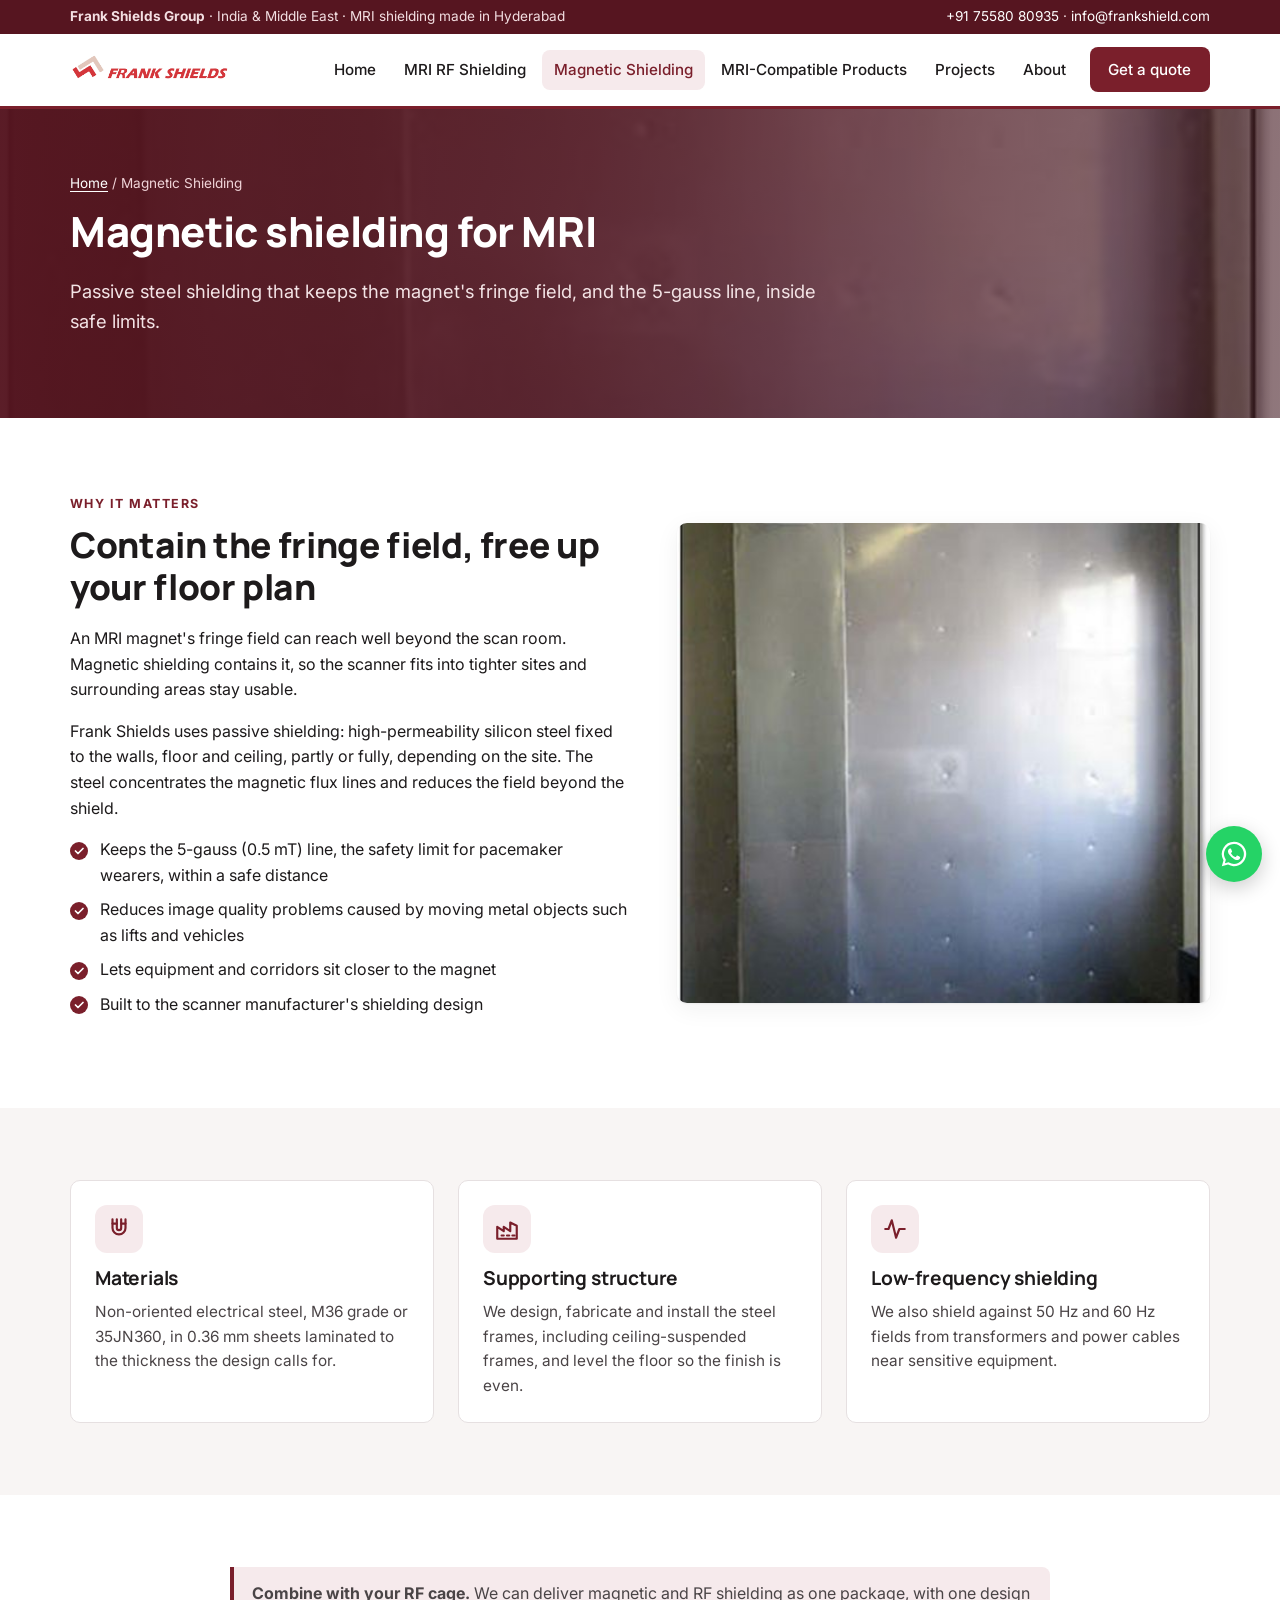
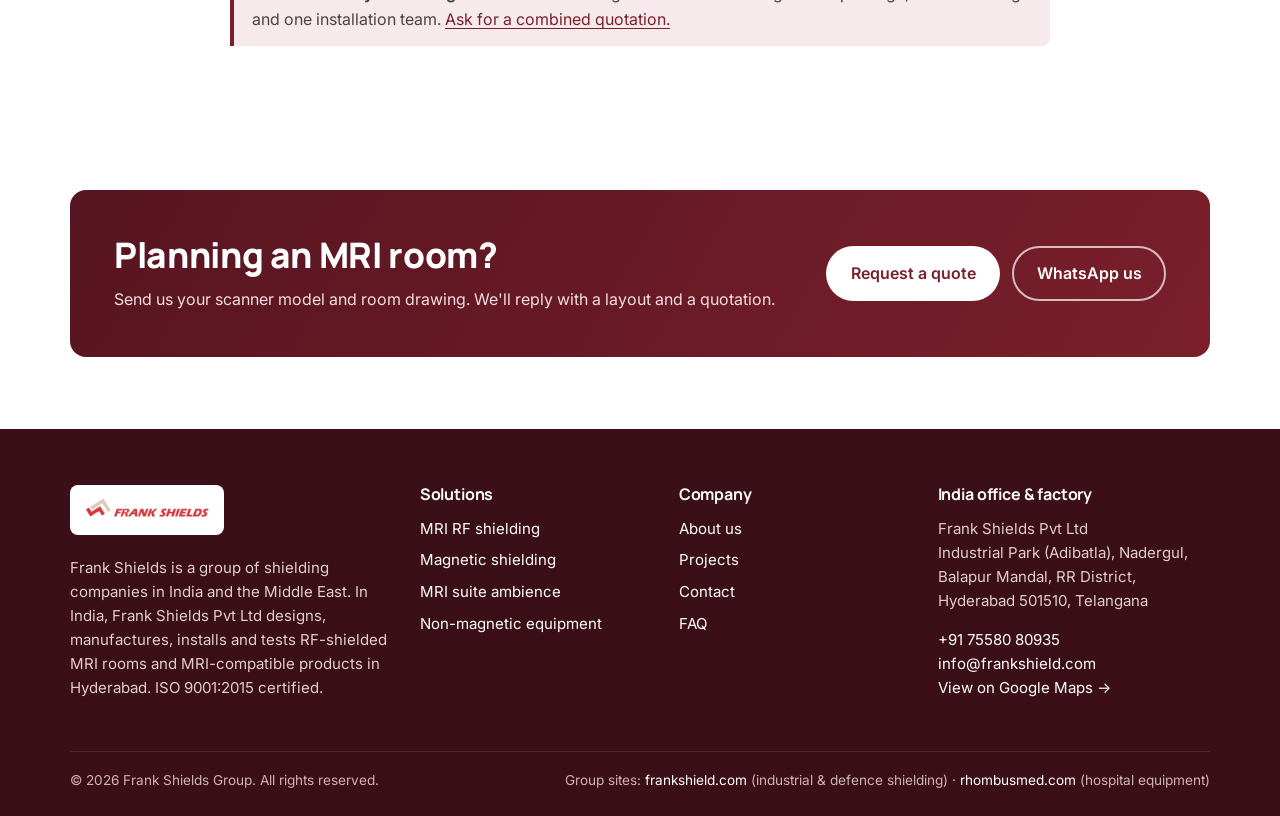
<file: magnetic-shielding.html>
<!doctype html>
<html lang="en-IN">
<head>
<meta charset="utf-8">
<meta name="viewport" content="width=device-width, initial-scale=1">
<title>MRI Magnetic Shielding | Frank Shields India</title>
<meta name="description" content="Passive MRI magnetic shielding with M36 or 35JN360 silicon steel to contain the 5-gauss line. Designed, supplied and installed by Frank Shields, Hyderabad.">
<link rel="canonical" href="https://www.frankshield.in/magnetic-shielding.html">
<meta property="og:type" content="website">
<meta property="og:title" content="MRI Magnetic Shielding | Frank Shields India">
<meta property="og:description" content="Passive MRI magnetic shielding with M36 or 35JN360 silicon steel to contain the 5-gauss line. Designed, supplied and installed by Frank Shields, Hyderabad.">
<meta property="og:url" content="https://www.frankshield.in/magnetic-shielding.html">
<meta property="og:image" content="https://www.frankshield.in/assets/img/hero-mri-suite.jpg">
<meta name="theme-color" content="#7a1f2b">
<link rel="icon" type="image/png" href="assets/img/favicon.png">
<link rel="preconnect" href="https://fonts.googleapis.com">
<link rel="preconnect" href="https://fonts.gstatic.com" crossorigin>
<link href="https://fonts.googleapis.com/css2?family=Inter:wght@400;500;600;700&family=Manrope:wght@700;800&display=swap" rel="stylesheet">
<link rel="stylesheet" href="assets/css/style.css">
</head>
<body>
<a class="skip" href="#main">Skip to content</a>
<div class="topbar"><div class="container">
<span><strong>Frank Shields Group</strong> · India &amp; Middle East · MRI shielding made in Hyderabad</span>
<span><a href="tel:+917558080935">+91 75580 80935</a> · <a href="mailto:info@frankshield.com">info@frankshield.com</a></span>
</div></div>
<header class="site-header"><div class="container">
<a class="brand" href="index.html" aria-label="Frank Shields home"><img src="assets/img/logo-frank-shields.png" alt="Frank Shields" width="600" height="143"></a>
<button class="nav-toggle" aria-label="Open menu" aria-expanded="false" aria-controls="nav"><span></span><span></span><span></span></button>
<nav class="nav" id="nav" aria-label="Main"><ul><li><a href="index.html">Home</a></li><li><a href="mri-rf-shielding.html">MRI RF Shielding</a></li><li><a href="magnetic-shielding.html" aria-current="page">Magnetic Shielding</a></li><li><a href="mri-compatible-products.html">MRI-Compatible Products</a></li><li><a href="projects.html">Projects</a></li><li><a href="about.html">About</a></li><li><a class="btn btn-primary" href="contact.html">Get a quote</a></li></ul></nav>
</div></header>
<main id="main">
<section class="hero small" style="--hero-img:url('../img/magnetic-shielding.jpg')"><div class="container">
<div class="crumbs"><a href="index.html">Home</a> / Magnetic Shielding</div>
<h1>Magnetic shielding for MRI</h1><p class="lead">Passive steel shielding that keeps the magnet's fringe field, and the 5-gauss line, inside safe limits.</p></div></section>

<section class="section"><div class="container split">
<div><span class="eyebrow">Why it matters</span><h2>Contain the fringe field, free up your floor plan</h2>
<p>An MRI magnet's fringe field can reach well beyond the scan room. Magnetic shielding contains it, so the scanner fits into tighter sites and surrounding areas stay usable.</p>
<p>Frank Shields uses passive shielding: high-permeability silicon steel fixed to the walls, floor and ceiling, partly or fully, depending on the site. The steel concentrates the magnetic flux lines and reduces the field beyond the shield.</p>
<ul class="checks">
<li>Keeps the 5-gauss (0.5 mT) line, the safety limit for pacemaker wearers, within a safe distance</li>
<li>Reduces image quality problems caused by moving metal objects such as lifts and vehicles</li>
<li>Lets equipment and corridors sit closer to the magnet</li>
<li>Built to the scanner manufacturer's shielding design</li>
</ul></div>
<div><img src="assets/img/magnetic-shielding.jpg" alt="Magnetic shielding steel installed on an MRI room wall" loading="lazy"></div>
</div></section>
<section class="section alt"><div class="container">
<div class="grid grid-3">
<div class="icon-card"><div class="ico"><svg viewBox="0 0 24 24" fill="none" stroke="currentColor" stroke-width="2" stroke-linecap="round" stroke-linejoin="round"><path d="M6 3v8a6 6 0 0012 0V3"/><path d="M6 7h4M14 7h4"/><path d="M10 3v8a2 2 0 004 0V3"/></svg></div><h3>Materials</h3><p>Non-oriented electrical steel, M36 grade or 35JN360, in 0.36 mm sheets laminated to the thickness the design calls for.</p></div>
<div class="icon-card"><div class="ico"><svg viewBox="0 0 24 24" fill="none" stroke="currentColor" stroke-width="2" stroke-linecap="round" stroke-linejoin="round"><path d="M3 21V10l6 4V10l6 4V6l6 3v12z"/><path d="M7 18h2M12 18h2M17 18h2"/></svg></div><h3>Supporting structure</h3><p>We design, fabricate and install the steel frames, including ceiling-suspended frames, and level the floor so the finish is even.</p></div>
<div class="icon-card"><div class="ico"><svg viewBox="0 0 24 24" fill="none" stroke="currentColor" stroke-width="2" stroke-linecap="round" stroke-linejoin="round"><path d="M3 12h3l3-8 4 16 3-8h5"/></svg></div><h3>Low-frequency shielding</h3><p>We also shield against 50 Hz and 60 Hz fields from transformers and power cables near sensitive equipment.</p></div>
</div></div></section>
<section class="section"><div class="container" style="max-width:860px">
<div class="note"><strong>Combine with your RF cage.</strong> We can deliver magnetic and RF shielding as one package, with one design and one installation team. <a href="contact.html">Ask for a combined quotation.</a></div>
</div></section>
</main>
<section class="section"><div class="container">
<div class="cta"><div><h2>Planning an MRI room?</h2><p>Send us your scanner model and room drawing. We'll reply with a layout and a quotation.</p></div>
<div class="btn-row"><a class="btn btn-light" href="contact.html">Request a quote</a><a class="btn btn-ghost-light" href="https://wa.me/917558080935" target="_blank" rel="noopener">WhatsApp us</a></div></div>
</div></section>
<footer class="site-footer"><div class="container">
<div class="foot-grid">
<div><span class="foot-logo"><img src="assets/img/logo-frank-shields.png" alt="Frank Shields" width="600" height="143"></span>
<p>Frank Shields is a group of shielding companies in India and the Middle East. In India, Frank Shields Pvt Ltd designs, manufactures, installs and tests RF-shielded MRI rooms and MRI-compatible products in Hyderabad. ISO 9001:2015 certified.</p></div>
<div><h4>Solutions</h4><ul>
<li><a href="mri-rf-shielding.html">MRI RF shielding</a></li>
<li><a href="magnetic-shielding.html">Magnetic shielding</a></li>
<li><a href="mri-compatible-products.html">MRI suite ambience</a></li>
<li><a href="mri-compatible-products.html#non-magnetic">Non-magnetic equipment</a></li></ul></div>
<div><h4>Company</h4><ul>
<li><a href="about.html">About us</a></li>
<li><a href="projects.html">Projects</a></li>
<li><a href="contact.html">Contact</a></li>
<li><a href="mri-rf-shielding.html#faq">FAQ</a></li></ul></div>
<div><h4>India office &amp; factory</h4>
<p>Frank Shields Pvt Ltd<br>Industrial Park (Adibatla), Nadergul, Balapur Mandal, RR District, Hyderabad 501510, Telangana</p>
<p><a href="tel:+917558080935">+91 75580 80935</a><br><a href="mailto:info@frankshield.com">info@frankshield.com</a><br><a href="https://goo.gl/maps/65bzaaLyecsyUzkf8" target="_blank" rel="noopener">View on Google Maps →</a></p></div>
</div>
<div class="foot-bottom">
<span>© 2026 Frank Shields Group. All rights reserved.</span>
<span>Group sites: <a href="https://www.frankshield.com" rel="noopener">frankshield.com</a> (industrial &amp; defence shielding) · <a href="https://www.rhombusmed.com" rel="noopener">rhombusmed.com</a> (hospital equipment)</span>
</div>
</div></footer>
<a class="wa-float" href="https://wa.me/917558080935" target="_blank" rel="noopener" aria-label="Chat on WhatsApp"><svg viewBox="0 0 32 32" aria-hidden="true"><path d="M16 3a13 13 0 00-11.2 19.6L3 29l6.6-1.7A13 13 0 1016 3zm0 23.6a10.6 10.6 0 01-5.4-1.5l-.4-.2-3.9 1 1-3.8-.3-.4A10.6 10.6 0 1116 26.6zm5.8-7.9c-.3-.2-1.9-.9-2.2-1s-.5-.2-.7.2-.8 1-1 1.2-.4.2-.7.1a8.7 8.7 0 01-4.3-3.8c-.3-.6.3-.5 1-1.7a.6.6 0 000-.6l-1-2.4c-.3-.6-.5-.5-.7-.5h-.6a1.2 1.2 0 00-.9.4 3.6 3.6 0 00-1.1 2.7 6.3 6.3 0 001.3 3.3 14.4 14.4 0 005.5 4.9c2 .9 2.8.9 3.8.8a3.2 3.2 0 002.1-1.5 2.6 2.6 0 00.2-1.5c-.1-.2-.3-.3-.7-.4z"/></svg></a>
<script src="assets/js/main.js" defer></script>
</body>
</html>
</file>
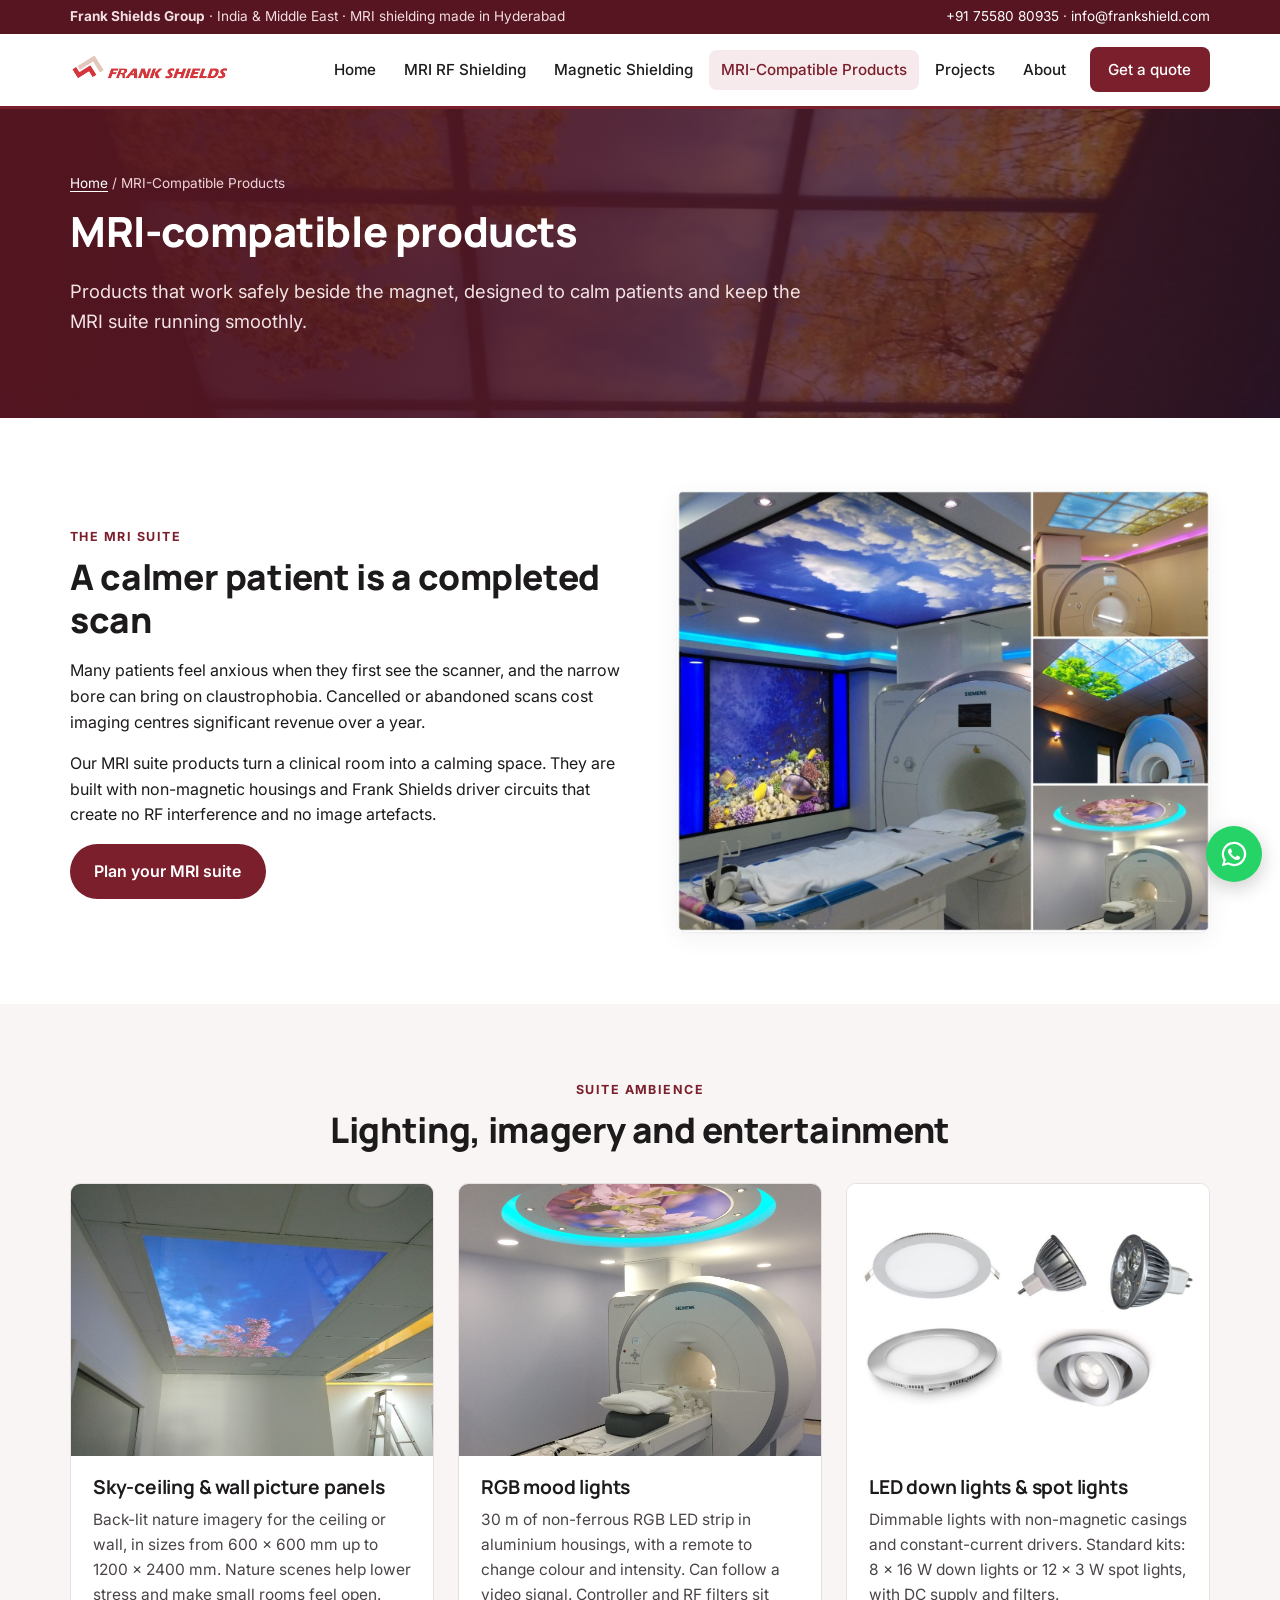
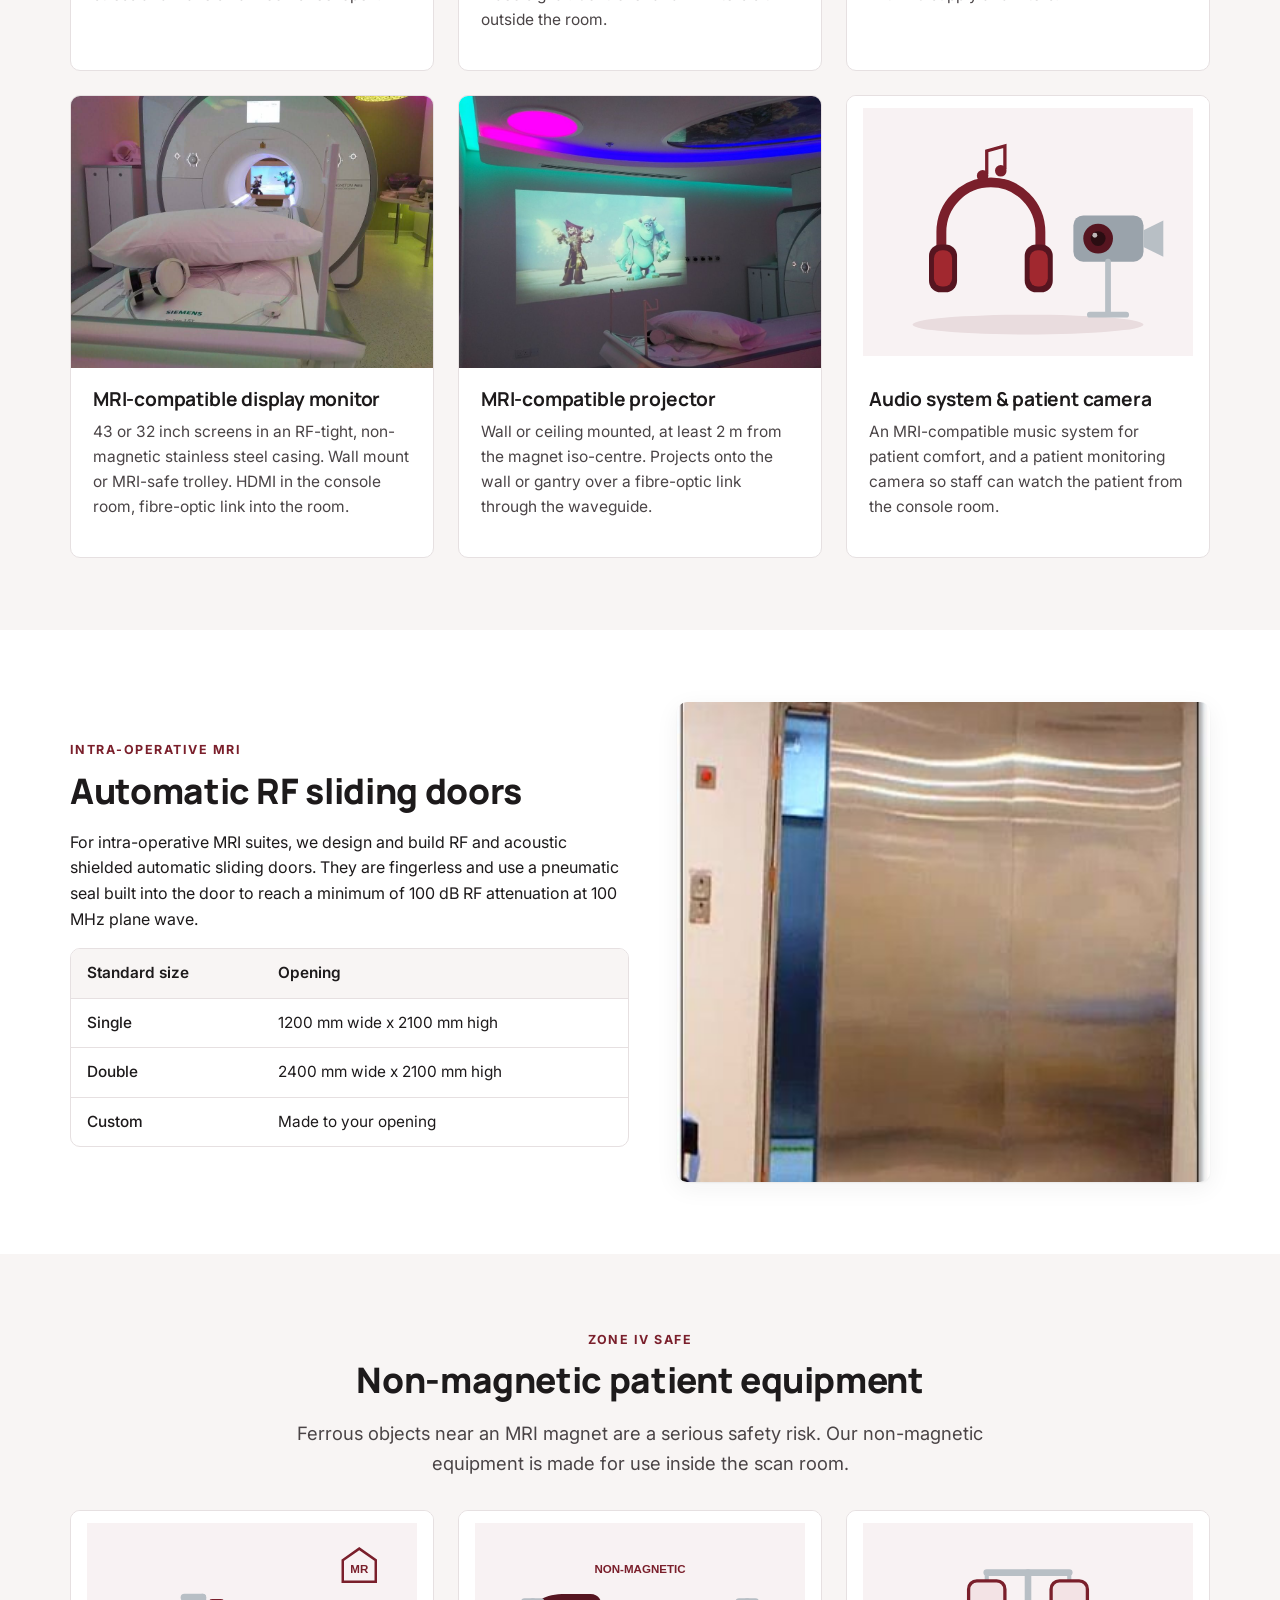
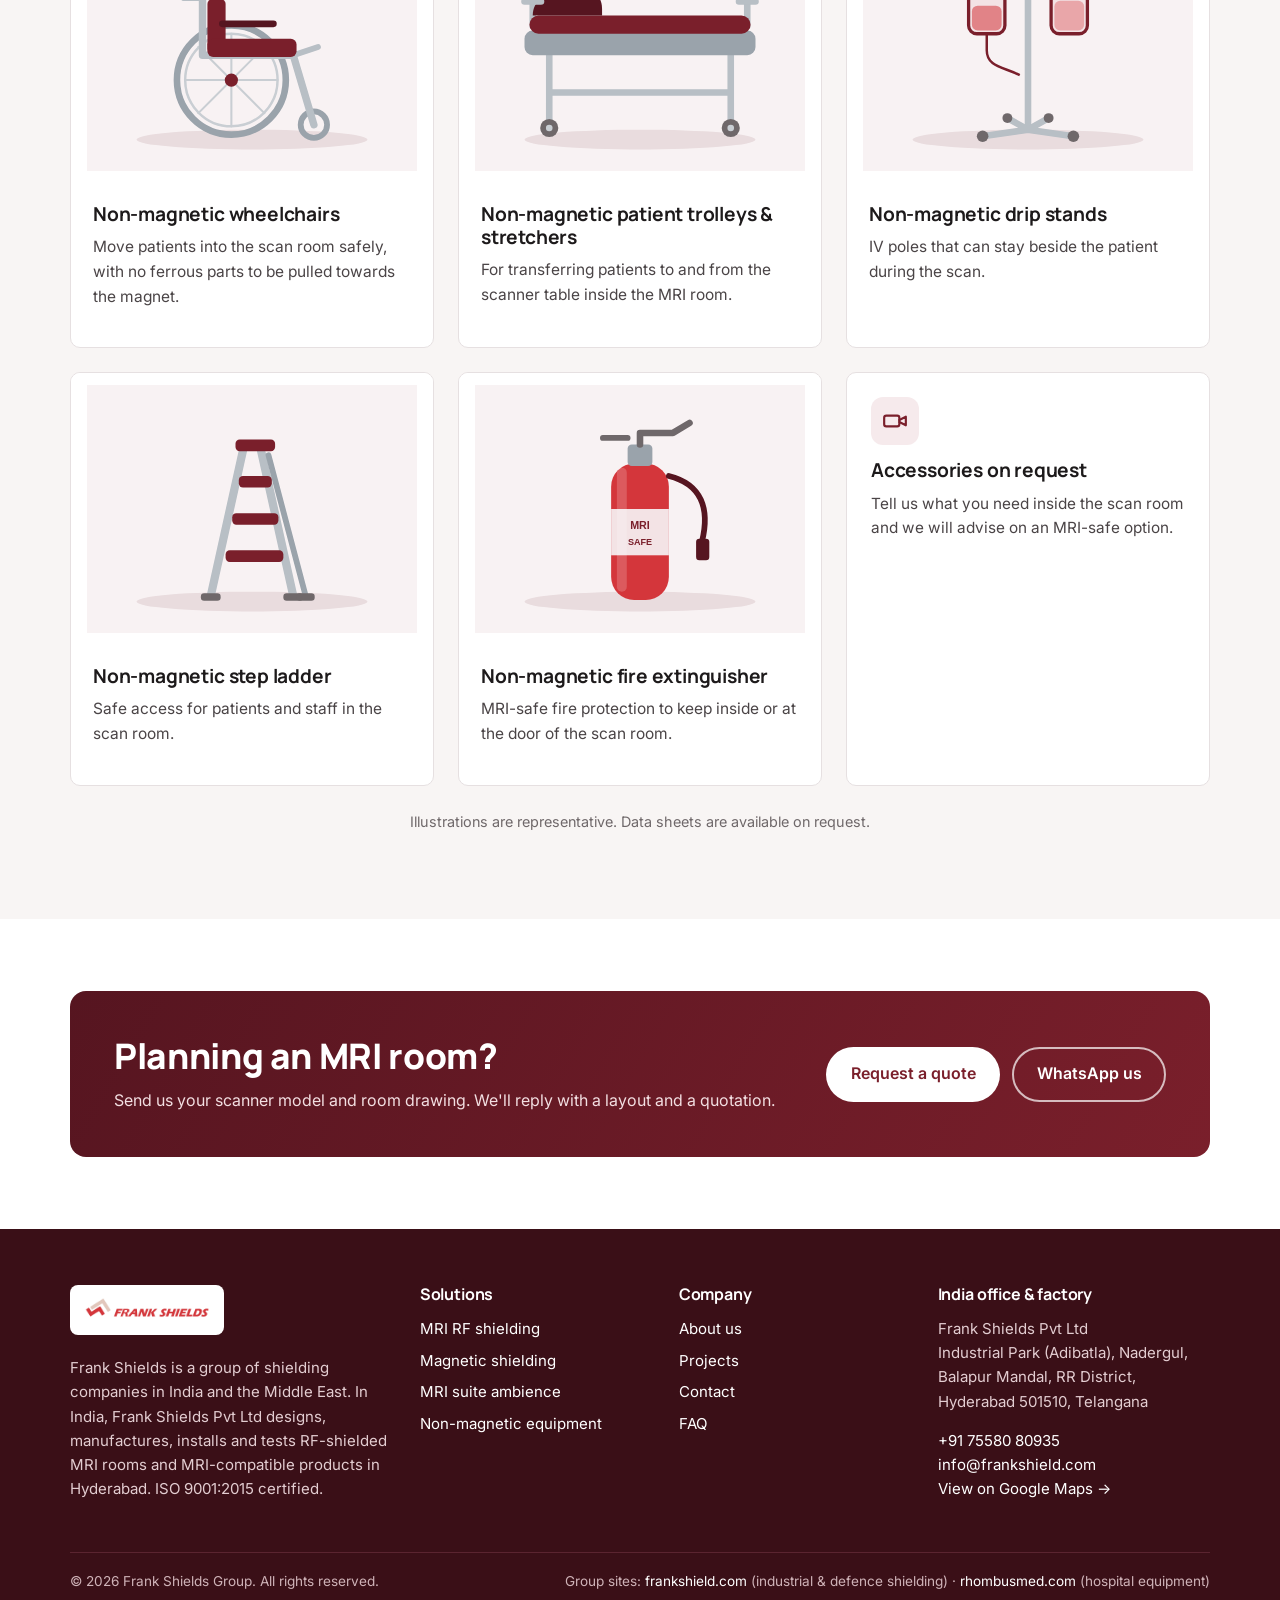
<file: mri-compatible-products.html>
<!doctype html>
<html lang="en-IN">
<head>
<meta charset="utf-8">
<meta name="viewport" content="width=device-width, initial-scale=1">
<title>MRI-Compatible Products: Lighting, Monitors, Non-Magnetic Equipment | Frank Shields India</title>
<meta name="description" content="MRI-compatible sky-ceiling panels, mood lights, LED lights, monitors, projectors, sliding doors and non-magnetic wheelchairs, trolleys and drip stands from Frank Shields India.">
<link rel="canonical" href="https://www.frankshield.in/mri-compatible-products.html">
<meta property="og:type" content="website">
<meta property="og:title" content="MRI-Compatible Products: Lighting, Monitors, Non-Magnetic Equipment | Frank Shields India">
<meta property="og:description" content="MRI-compatible sky-ceiling panels, mood lights, LED lights, monitors, projectors, sliding doors and non-magnetic wheelchairs, trolleys and drip stands from Frank Shields India.">
<meta property="og:url" content="https://www.frankshield.in/mri-compatible-products.html">
<meta property="og:image" content="https://www.frankshield.in/assets/img/hero-mri-suite.jpg">
<meta name="theme-color" content="#7a1f2b">
<link rel="icon" type="image/png" href="assets/img/favicon.png">
<link rel="preconnect" href="https://fonts.googleapis.com">
<link rel="preconnect" href="https://fonts.gstatic.com" crossorigin>
<link href="https://fonts.googleapis.com/css2?family=Inter:wght@400;500;600;700&family=Manrope:wght@700;800&display=swap" rel="stylesheet">
<link rel="stylesheet" href="assets/css/style.css">
</head>
<body>
<a class="skip" href="#main">Skip to content</a>
<div class="topbar"><div class="container">
<span><strong>Frank Shields Group</strong> · India &amp; Middle East · MRI shielding made in Hyderabad</span>
<span><a href="tel:+917558080935">+91 75580 80935</a> · <a href="mailto:info@frankshield.com">info@frankshield.com</a></span>
</div></div>
<header class="site-header"><div class="container">
<a class="brand" href="index.html" aria-label="Frank Shields home"><img src="assets/img/logo-frank-shields.png" alt="Frank Shields" width="600" height="143"></a>
<button class="nav-toggle" aria-label="Open menu" aria-expanded="false" aria-controls="nav"><span></span><span></span><span></span></button>
<nav class="nav" id="nav" aria-label="Main"><ul><li><a href="index.html">Home</a></li><li><a href="mri-rf-shielding.html">MRI RF Shielding</a></li><li><a href="magnetic-shielding.html">Magnetic Shielding</a></li><li><a href="mri-compatible-products.html" aria-current="page">MRI-Compatible Products</a></li><li><a href="projects.html">Projects</a></li><li><a href="about.html">About</a></li><li><a class="btn btn-primary" href="contact.html">Get a quote</a></li></ul></nav>
</div></header>
<main id="main">
<section class="hero small" style="--hero-img:url('../img/sky-ceiling-panels.jpg')"><div class="container">
<div class="crumbs"><a href="index.html">Home</a> / MRI-Compatible Products</div>
<h1>MRI-compatible products</h1><p class="lead">Products that work safely beside the magnet, designed to calm patients and keep the MRI suite running smoothly.</p></div></section>

<section class="section"><div class="container split">
<div><span class="eyebrow">The MRI suite</span><h2>A calmer patient is a completed scan</h2>
<p>Many patients feel anxious when they first see the scanner, and the narrow bore can bring on claustrophobia. Cancelled or abandoned scans cost imaging centres significant revenue over a year.</p>
<p>Our MRI suite products turn a clinical room into a calming space. They are built with non-magnetic housings and Frank Shields driver circuits that create no RF interference and no image artefacts.</p>
<a class="btn btn-primary" href="contact.html">Plan your MRI suite</a></div>
<div><img src="assets/img/mri-suite-collage.jpg" alt="MRI suites with sky ceilings and mood lighting by Frank Shields" loading="lazy"></div>
</div></section>

<section class="section alt" id="ambience"><div class="container">
<div class="center"><span class="eyebrow">Suite ambience</span><h2>Lighting, imagery and entertainment</h2></div>
<div class="grid grid-3" style="margin-top:32px">
<div class="card"><div class="media"><img src="assets/img/ceiling-picture-panel.jpg" alt="Sky-ceiling &amp; wall picture panels" loading="lazy"></div><div class="body"><h3>Sky-ceiling &amp; wall picture panels</h3><p>Back-lit nature imagery for the ceiling or wall, in sizes from 600 x 600 mm up to 1200 x 2400 mm. Nature scenes help lower stress and make small rooms feel open.</p></div></div>
<div class="card"><div class="media"><img src="assets/img/mood-light-ring.jpg" alt="RGB mood lights" loading="lazy"></div><div class="body"><h3>RGB mood lights</h3><p>30 m of non-ferrous RGB LED strip in aluminium housings, with a remote to change colour and intensity. Can follow a video signal. Controller and RF filters sit outside the room.</p></div></div>
<div class="card"><div class="media contain"><img src="assets/img/led-lights.jpg" alt="LED down lights &amp; spot lights" loading="lazy"></div><div class="body"><h3>LED down lights &amp; spot lights</h3><p>Dimmable lights with non-magnetic casings and constant-current drivers. Standard kits: 8 x 16 W down lights or 12 x 3 W spot lights, with DC supply and filters.</p></div></div>
<div class="card"><div class="media"><img src="assets/img/mri-monitor.jpg" alt="MRI-compatible display monitor" loading="lazy"></div><div class="body"><h3>MRI-compatible display monitor</h3><p>43 or 32 inch screens in an RF-tight, non-magnetic stainless steel casing. Wall mount or MRI-safe trolley. HDMI in the console room, fibre-optic link into the room.</p></div></div>
<div class="card"><div class="media"><img src="assets/img/mood-lights-projector.jpg" alt="MRI-compatible projector" loading="lazy"></div><div class="body"><h3>MRI-compatible projector</h3><p>Wall or ceiling mounted, at least 2 m from the magnet iso-centre. Projects onto the wall or gantry over a fibre-optic link through the waveguide.</p></div></div>
<div class="card"><div class="media contain"><img src="assets/img/illus-audio-camera.svg" alt="Audio system &amp; patient camera" loading="lazy"></div><div class="body"><h3>Audio system &amp; patient camera</h3><p>An MRI-compatible music system for patient comfort, and a patient monitoring camera so staff can watch the patient from the console room.</p></div></div>
</div></div></section>

<section class="section" id="doors"><div class="container split reverse">
<div><img src="assets/img/rf-sliding-door.jpg" alt="Frank Shields RF and acoustic shielded sliding door" loading="lazy"></div>
<div><span class="eyebrow">Intra-operative MRI</span><h2>Automatic RF sliding doors</h2>
<p>For intra-operative MRI suites, we design and build RF and acoustic shielded automatic sliding doors. They are fingerless and use a pneumatic seal built into the door to reach a minimum of 100 dB RF attenuation at 100 MHz plane wave.</p>
<div class="table-wrap"><table><tr><th>Standard size</th><th>Opening</th></tr><tr><td>Single</td><td>1200 mm wide x 2100 mm high</td></tr><tr><td>Double</td><td>2400 mm wide x 2100 mm high</td></tr><tr><td>Custom</td><td>Made to your opening</td></tr></table></div></div>
</div></section>

<section class="section alt" id="non-magnetic"><div class="container">
<div class="center"><span class="eyebrow">Zone IV safe</span><h2>Non-magnetic patient equipment</h2>
<p class="lead">Ferrous objects near an MRI magnet are a serious safety risk. Our non-magnetic equipment is made for use inside the scan room.</p></div>
<div class="grid grid-3" style="margin-top:32px">
<div class="card"><div class="media contain"><img src="assets/img/illus-wheelchair.svg" alt="Non-magnetic wheelchairs" loading="lazy"></div><div class="body"><h3>Non-magnetic wheelchairs</h3><p>Move patients into the scan room safely, with no ferrous parts to be pulled towards the magnet.</p></div></div>
<div class="card"><div class="media contain"><img src="assets/img/illus-trolley.svg" alt="Non-magnetic patient trolleys &amp; stretchers" loading="lazy"></div><div class="body"><h3>Non-magnetic patient trolleys &amp; stretchers</h3><p>For transferring patients to and from the scanner table inside the MRI room.</p></div></div>
<div class="card"><div class="media contain"><img src="assets/img/illus-drip-stand.svg" alt="Non-magnetic drip stands" loading="lazy"></div><div class="body"><h3>Non-magnetic drip stands</h3><p>IV poles that can stay beside the patient during the scan.</p></div></div>
<div class="card"><div class="media contain"><img src="assets/img/illus-step-ladder.svg" alt="Non-magnetic step ladder" loading="lazy"></div><div class="body"><h3>Non-magnetic step ladder</h3><p>Safe access for patients and staff in the scan room.</p></div></div>
<div class="card"><div class="media contain"><img src="assets/img/illus-fire-extinguisher.svg" alt="Non-magnetic fire extinguisher" loading="lazy"></div><div class="body"><h3>Non-magnetic fire extinguisher</h3><p>MRI-safe fire protection to keep inside or at the door of the scan room.</p></div></div>
<div class="icon-card"><div class="ico"><svg viewBox="0 0 24 24" fill="none" stroke="currentColor" stroke-width="2" stroke-linecap="round" stroke-linejoin="round"><rect x="2" y="7" width="14" height="10" rx="2"/><path d="M16 11l6-3v8l-6-3"/></svg></div><h3>Accessories on request</h3><p>Tell us what you need inside the scan room and we will advise on an MRI-safe option.</p></div>
</div>
<p class="center muted" style="margin-top:24px;font-size:.9rem">Illustrations are representative. Data sheets are available on request.</p>
</div></section>
</main>
<section class="section"><div class="container">
<div class="cta"><div><h2>Planning an MRI room?</h2><p>Send us your scanner model and room drawing. We'll reply with a layout and a quotation.</p></div>
<div class="btn-row"><a class="btn btn-light" href="contact.html">Request a quote</a><a class="btn btn-ghost-light" href="https://wa.me/917558080935" target="_blank" rel="noopener">WhatsApp us</a></div></div>
</div></section>
<footer class="site-footer"><div class="container">
<div class="foot-grid">
<div><span class="foot-logo"><img src="assets/img/logo-frank-shields.png" alt="Frank Shields" width="600" height="143"></span>
<p>Frank Shields is a group of shielding companies in India and the Middle East. In India, Frank Shields Pvt Ltd designs, manufactures, installs and tests RF-shielded MRI rooms and MRI-compatible products in Hyderabad. ISO 9001:2015 certified.</p></div>
<div><h4>Solutions</h4><ul>
<li><a href="mri-rf-shielding.html">MRI RF shielding</a></li>
<li><a href="magnetic-shielding.html">Magnetic shielding</a></li>
<li><a href="mri-compatible-products.html">MRI suite ambience</a></li>
<li><a href="mri-compatible-products.html#non-magnetic">Non-magnetic equipment</a></li></ul></div>
<div><h4>Company</h4><ul>
<li><a href="about.html">About us</a></li>
<li><a href="projects.html">Projects</a></li>
<li><a href="contact.html">Contact</a></li>
<li><a href="mri-rf-shielding.html#faq">FAQ</a></li></ul></div>
<div><h4>India office &amp; factory</h4>
<p>Frank Shields Pvt Ltd<br>Industrial Park (Adibatla), Nadergul, Balapur Mandal, RR District, Hyderabad 501510, Telangana</p>
<p><a href="tel:+917558080935">+91 75580 80935</a><br><a href="mailto:info@frankshield.com">info@frankshield.com</a><br><a href="https://goo.gl/maps/65bzaaLyecsyUzkf8" target="_blank" rel="noopener">View on Google Maps →</a></p></div>
</div>
<div class="foot-bottom">
<span>© 2026 Frank Shields Group. All rights reserved.</span>
<span>Group sites: <a href="https://www.frankshield.com" rel="noopener">frankshield.com</a> (industrial &amp; defence shielding) · <a href="https://www.rhombusmed.com" rel="noopener">rhombusmed.com</a> (hospital equipment)</span>
</div>
</div></footer>
<a class="wa-float" href="https://wa.me/917558080935" target="_blank" rel="noopener" aria-label="Chat on WhatsApp"><svg viewBox="0 0 32 32" aria-hidden="true"><path d="M16 3a13 13 0 00-11.2 19.6L3 29l6.6-1.7A13 13 0 1016 3zm0 23.6a10.6 10.6 0 01-5.4-1.5l-.4-.2-3.9 1 1-3.8-.3-.4A10.6 10.6 0 1116 26.6zm5.8-7.9c-.3-.2-1.9-.9-2.2-1s-.5-.2-.7.2-.8 1-1 1.2-.4.2-.7.1a8.7 8.7 0 01-4.3-3.8c-.3-.6.3-.5 1-1.7a.6.6 0 000-.6l-1-2.4c-.3-.6-.5-.5-.7-.5h-.6a1.2 1.2 0 00-.9.4 3.6 3.6 0 00-1.1 2.7 6.3 6.3 0 001.3 3.3 14.4 14.4 0 005.5 4.9c2 .9 2.8.9 3.8.8a3.2 3.2 0 002.1-1.5 2.6 2.6 0 00.2-1.5c-.1-.2-.3-.3-.7-.4z"/></svg></a>
<script src="assets/js/main.js" defer></script>
</body>
</html>
</file>
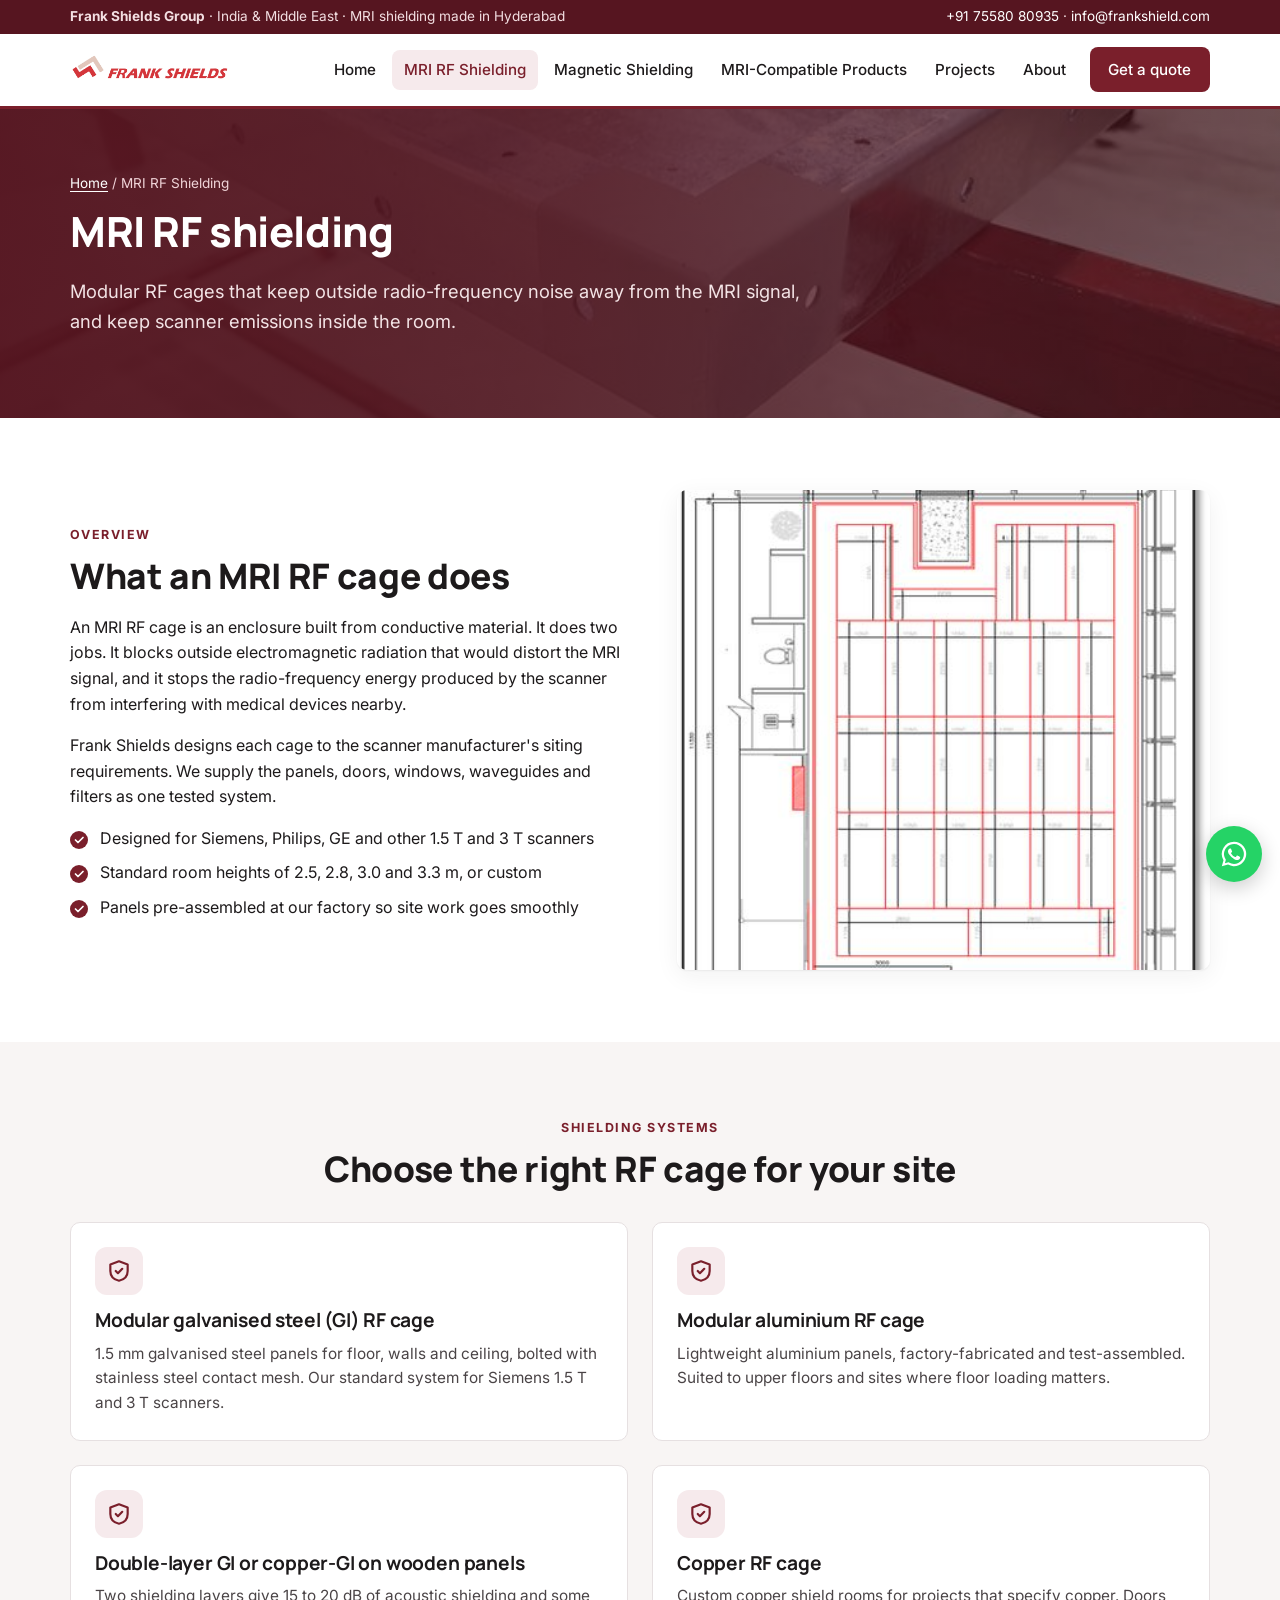
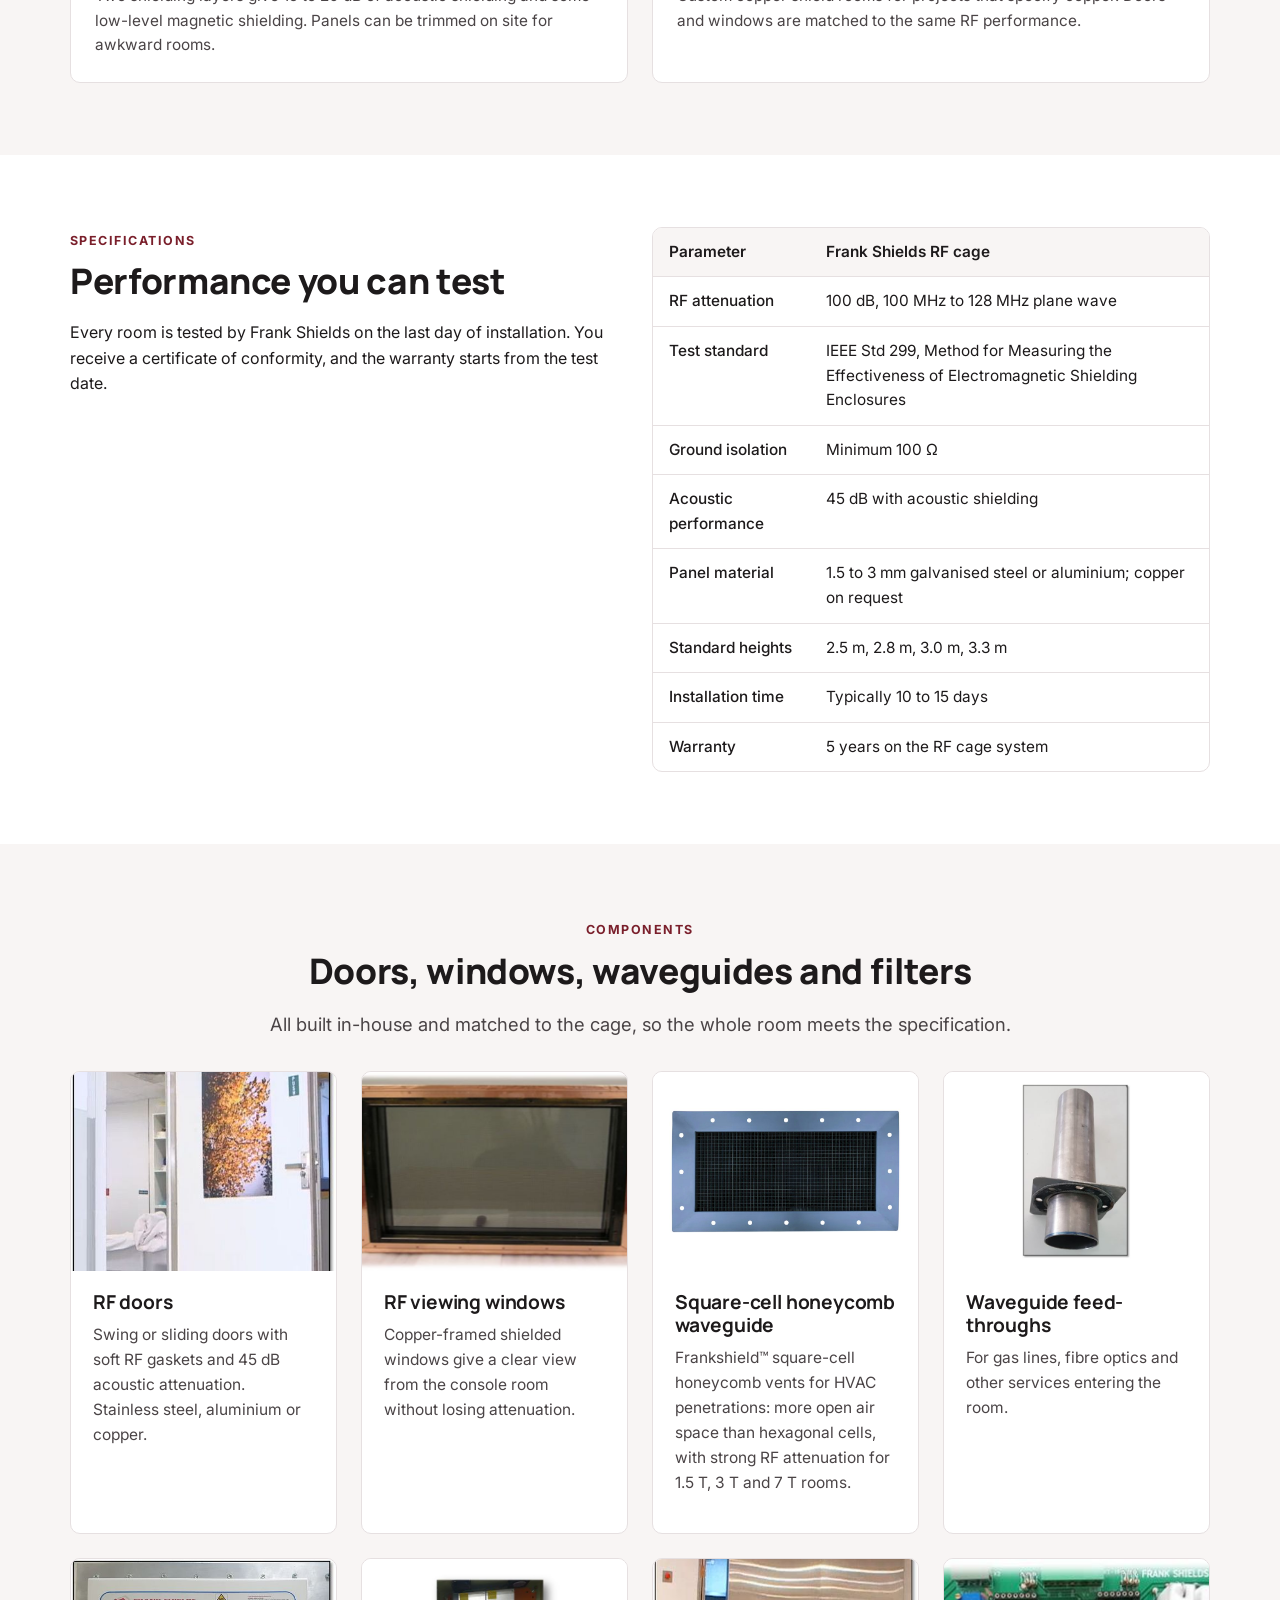
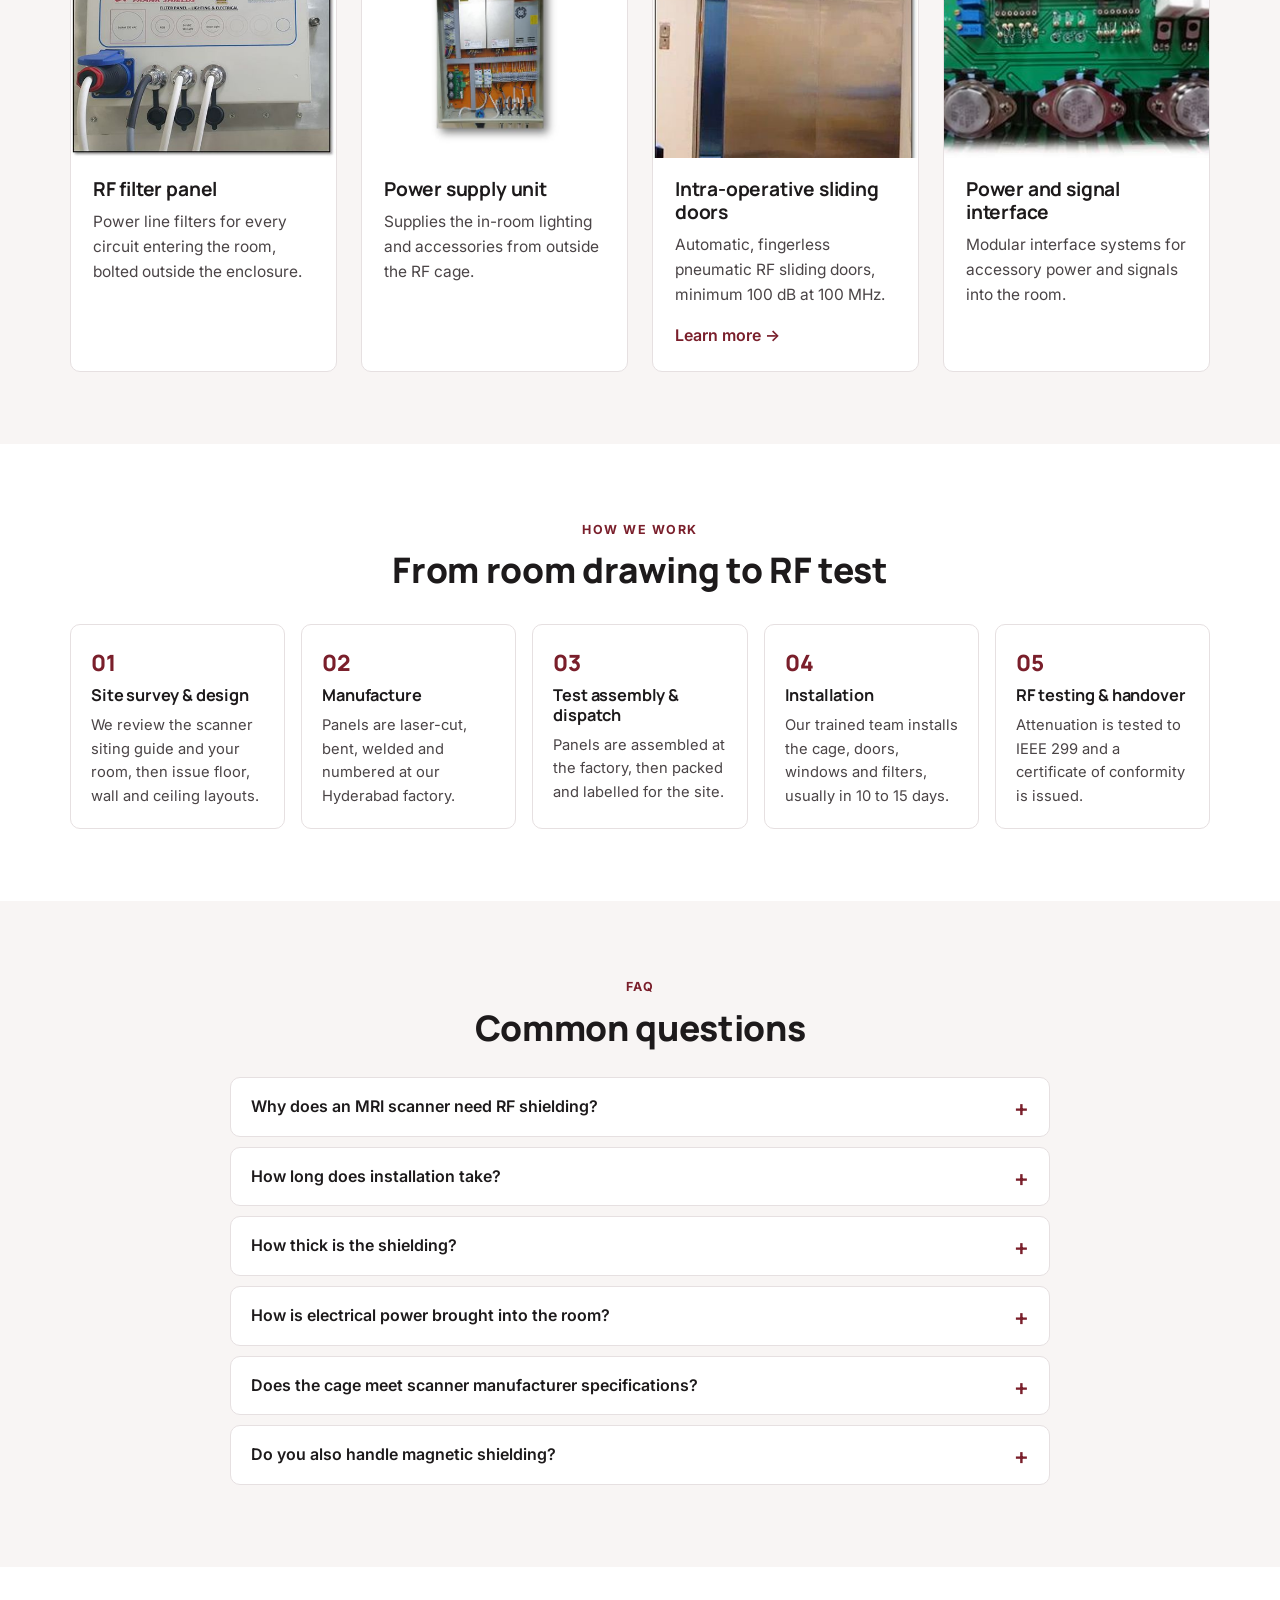
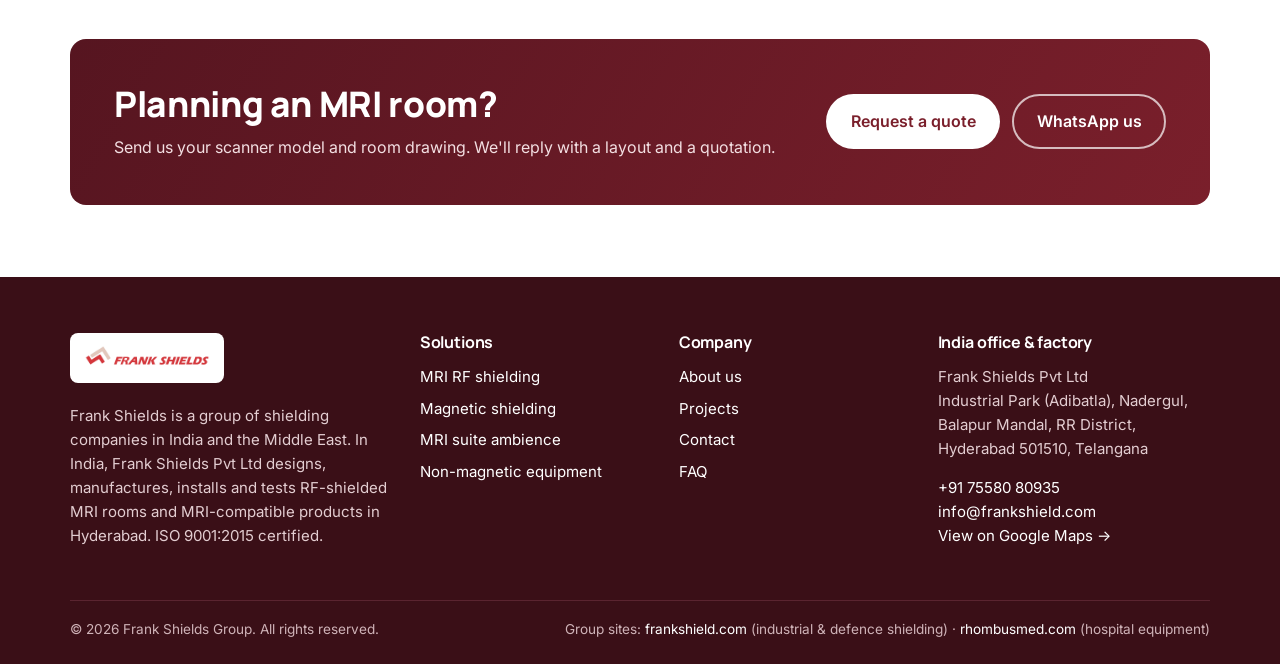
<file: mri-rf-shielding.html>
<!doctype html>
<html lang="en-IN">
<head>
<meta charset="utf-8">
<meta name="viewport" content="width=device-width, initial-scale=1">
<title>MRI RF Shielding & RF Cages | Frank Shields India</title>
<meta name="description" content="Modular galvanised steel, aluminium and copper MRI RF cages with 100 dB attenuation at 100 to 128 MHz, tested to IEEE 299. Made and installed by Frank Shields, Hyderabad.">
<link rel="canonical" href="https://www.frankshield.in/mri-rf-shielding.html">
<meta property="og:type" content="website">
<meta property="og:title" content="MRI RF Shielding & RF Cages | Frank Shields India">
<meta property="og:description" content="Modular galvanised steel, aluminium and copper MRI RF cages with 100 dB attenuation at 100 to 128 MHz, tested to IEEE 299. Made and installed by Frank Shields, Hyderabad.">
<meta property="og:url" content="https://www.frankshield.in/mri-rf-shielding.html">
<meta property="og:image" content="https://www.frankshield.in/assets/img/hero-mri-suite.jpg">
<meta name="theme-color" content="#7a1f2b">
<link rel="icon" type="image/png" href="assets/img/favicon.png">
<link rel="preconnect" href="https://fonts.googleapis.com">
<link rel="preconnect" href="https://fonts.gstatic.com" crossorigin>
<link href="https://fonts.googleapis.com/css2?family=Inter:wght@400;500;600;700&family=Manrope:wght@700;800&display=swap" rel="stylesheet">
<link rel="stylesheet" href="assets/css/style.css">
</head>
<body>
<a class="skip" href="#main">Skip to content</a>
<div class="topbar"><div class="container">
<span><strong>Frank Shields Group</strong> · India &amp; Middle East · MRI shielding made in Hyderabad</span>
<span><a href="tel:+917558080935">+91 75580 80935</a> · <a href="mailto:info@frankshield.com">info@frankshield.com</a></span>
</div></div>
<header class="site-header"><div class="container">
<a class="brand" href="index.html" aria-label="Frank Shields home"><img src="assets/img/logo-frank-shields.png" alt="Frank Shields" width="600" height="143"></a>
<button class="nav-toggle" aria-label="Open menu" aria-expanded="false" aria-controls="nav"><span></span><span></span><span></span></button>
<nav class="nav" id="nav" aria-label="Main"><ul><li><a href="index.html">Home</a></li><li><a href="mri-rf-shielding.html" aria-current="page">MRI RF Shielding</a></li><li><a href="magnetic-shielding.html">Magnetic Shielding</a></li><li><a href="mri-compatible-products.html">MRI-Compatible Products</a></li><li><a href="projects.html">Projects</a></li><li><a href="about.html">About</a></li><li><a class="btn btn-primary" href="contact.html">Get a quote</a></li></ul></nav>
</div></header>
<main id="main">
<section class="hero small" style="--hero-img:url('../img/panel-finish.jpg')"><div class="container">
<div class="crumbs"><a href="index.html">Home</a> / MRI RF Shielding</div>
<h1>MRI RF shielding</h1><p class="lead">Modular RF cages that keep outside radio-frequency noise away from the MRI signal, and keep scanner emissions inside the room.</p></div></section>

<section class="section"><div class="container split">
<div><span class="eyebrow">Overview</span><h2>What an MRI RF cage does</h2>
<p>An MRI RF cage is an enclosure built from conductive material. It does two jobs. It blocks outside electromagnetic radiation that would distort the MRI signal, and it stops the radio-frequency energy produced by the scanner from interfering with medical devices nearby.</p>
<p>Frank Shields designs each cage to the scanner manufacturer's siting requirements. We supply the panels, doors, windows, waveguides and filters as one tested system.</p>
<ul class="checks"><li>Designed for Siemens, Philips, GE and other 1.5 T and 3 T scanners</li><li>Standard room heights of 2.5, 2.8, 3.0 and 3.3 m, or custom</li><li>Panels pre-assembled at our factory so site work goes smoothly</li></ul></div>
<div><img src="assets/img/rf-floor-layout.jpg" alt="RF cage floor layout drawing" loading="lazy"></div>
</div></section>

<section class="section alt"><div class="container">
<div class="center"><span class="eyebrow">Shielding systems</span><h2>Choose the right RF cage for your site</h2></div>
<div class="grid grid-2" style="margin-top:32px">
<div class="icon-card"><div class="ico"><svg viewBox="0 0 24 24" fill="none" stroke="currentColor" stroke-width="2" stroke-linecap="round" stroke-linejoin="round"><path d="M12 3l8 3v6c0 5-3.5 8-8 9-4.5-1-8-4-8-9V6z"/><path d="M9 12l2 2 4-4"/></svg></div><h3>Modular galvanised steel (GI) RF cage</h3><p>1.5 mm galvanised steel panels for floor, walls and ceiling, bolted with stainless steel contact mesh. Our standard system for Siemens 1.5 T and 3 T scanners.</p></div>
<div class="icon-card"><div class="ico"><svg viewBox="0 0 24 24" fill="none" stroke="currentColor" stroke-width="2" stroke-linecap="round" stroke-linejoin="round"><path d="M12 3l8 3v6c0 5-3.5 8-8 9-4.5-1-8-4-8-9V6z"/><path d="M9 12l2 2 4-4"/></svg></div><h3>Modular aluminium RF cage</h3><p>Lightweight aluminium panels, factory-fabricated and test-assembled. Suited to upper floors and sites where floor loading matters.</p></div>
<div class="icon-card"><div class="ico"><svg viewBox="0 0 24 24" fill="none" stroke="currentColor" stroke-width="2" stroke-linecap="round" stroke-linejoin="round"><path d="M12 3l8 3v6c0 5-3.5 8-8 9-4.5-1-8-4-8-9V6z"/><path d="M9 12l2 2 4-4"/></svg></div><h3>Double-layer GI or copper-GI on wooden panels</h3><p>Two shielding layers give 15 to 20 dB of acoustic shielding and some low-level magnetic shielding. Panels can be trimmed on site for awkward rooms.</p></div>
<div class="icon-card"><div class="ico"><svg viewBox="0 0 24 24" fill="none" stroke="currentColor" stroke-width="2" stroke-linecap="round" stroke-linejoin="round"><path d="M12 3l8 3v6c0 5-3.5 8-8 9-4.5-1-8-4-8-9V6z"/><path d="M9 12l2 2 4-4"/></svg></div><h3>Copper RF cage</h3><p>Custom copper shield rooms for projects that specify copper. Doors and windows are matched to the same RF performance.</p></div>
</div></div></section>

<section class="section"><div class="container">
<div class="grid grid-2" style="align-items:start">
<div><span class="eyebrow">Specifications</span><h2>Performance you can test</h2>
<p>Every room is tested by Frank Shields on the last day of installation. You receive a certificate of conformity, and the warranty starts from the test date.</p></div>
<div class="table-wrap"><table>
<tr><th>Parameter</th><th>Frank Shields RF cage</th></tr>
<tr><td>RF attenuation</td><td>100 dB, 100 MHz to 128 MHz plane wave</td></tr>
<tr><td>Test standard</td><td>IEEE Std 299, Method for Measuring the Effectiveness of Electromagnetic Shielding Enclosures</td></tr>
<tr><td>Ground isolation</td><td>Minimum 100 Ω</td></tr>
<tr><td>Acoustic performance</td><td>45 dB with acoustic shielding</td></tr>
<tr><td>Panel material</td><td>1.5 to 3 mm galvanised steel or aluminium; copper on request</td></tr>
<tr><td>Standard heights</td><td>2.5 m, 2.8 m, 3.0 m, 3.3 m</td></tr>
<tr><td>Installation time</td><td>Typically 10 to 15 days</td></tr>
<tr><td>Warranty</td><td>5 years on the RF cage system</td></tr>
</table></div>
</div></div></section>

<section class="section alt"><div class="container">
<div class="center"><span class="eyebrow">Components</span><h2>Doors, windows, waveguides and filters</h2>
<p class="lead">All built in-house and matched to the cage, so the whole room meets the specification.</p></div>
<div class="grid grid-4" style="margin-top:32px">
<div class="card"><div class="media"><img src="assets/img/rf-door-apollo-inside.jpg" alt="RF doors" loading="lazy"></div><div class="body"><h3>RF doors</h3><p>Swing or sliding doors with soft RF gaskets and 45 dB acoustic attenuation. Stainless steel, aluminium or copper.</p></div></div>
<div class="card"><div class="media"><img src="assets/img/rf-window.jpg" alt="RF viewing windows" loading="lazy"></div><div class="body"><h3>RF viewing windows</h3><p>Copper-framed shielded windows give a clear view from the console room without losing attenuation.</p></div></div>
<div class="card"><div class="media contain"><img src="assets/img/honeycomb-waveguide.jpg" alt="Square-cell honeycomb waveguide" loading="lazy"></div><div class="body"><h3>Square-cell honeycomb waveguide</h3><p>Frankshield™ square-cell honeycomb vents for HVAC penetrations: more open air space than hexagonal cells, with strong RF attenuation for 1.5 T, 3 T and 7 T rooms.</p></div></div>
<div class="card"><div class="media contain"><img src="assets/img/waveguide-feedthrough.jpg" alt="Waveguide feed-throughs" loading="lazy"></div><div class="body"><h3>Waveguide feed-throughs</h3><p>For gas lines, fibre optics and other services entering the room.</p></div></div>
<div class="card"><div class="media"><img src="assets/img/filter-panel.jpg" alt="RF filter panel" loading="lazy"></div><div class="body"><h3>RF filter panel</h3><p>Power line filters for every circuit entering the room, bolted outside the enclosure.</p></div></div>
<div class="card"><div class="media contain"><img src="assets/img/power-supply-unit.jpg" alt="Power supply unit" loading="lazy"></div><div class="body"><h3>Power supply unit</h3><p>Supplies the in-room lighting and accessories from outside the RF cage.</p></div></div>
<div class="card"><div class="media"><img src="assets/img/rf-sliding-door.jpg" alt="Intra-operative sliding doors" loading="lazy"></div><div class="body"><h3>Intra-operative sliding doors</h3><p>Automatic, fingerless pneumatic RF sliding doors, minimum 100 dB at 100 MHz.</p><a class="more" href="mri-compatible-products.html#doors">Learn more →</a></div></div>
<div class="card"><div class="media"><img src="assets/img/control-pcb.jpg" alt="Power and signal interface" loading="lazy"></div><div class="body"><h3>Power and signal interface</h3><p>Modular interface systems for accessory power and signals into the room.</p></div></div>
</div></div></section>

<section class="section"><div class="container">
<div class="center"><span class="eyebrow">How we work</span><h2>From room drawing to RF test</h2></div>
<div class="steps" style="margin-top:32px">
<div class="step"><h3>Site survey &amp; design</h3><p>We review the scanner siting guide and your room, then issue floor, wall and ceiling layouts.</p></div>
<div class="step"><h3>Manufacture</h3><p>Panels are laser-cut, bent, welded and numbered at our Hyderabad factory.</p></div>
<div class="step"><h3>Test assembly &amp; dispatch</h3><p>Panels are assembled at the factory, then packed and labelled for the site.</p></div>
<div class="step"><h3>Installation</h3><p>Our trained team installs the cage, doors, windows and filters, usually in 10 to 15 days.</p></div>
<div class="step"><h3>RF testing &amp; handover</h3><p>Attenuation is tested to IEEE 299 and a certificate of conformity is issued.</p></div>
</div></div></section>

<section class="section alt" id="faq"><div class="container" style="max-width:860px">
<div class="center"><span class="eyebrow">FAQ</span><h2>Common questions</h2></div>
<div class="faq" style="margin-top:28px">
<details><summary>Why does an MRI scanner need RF shielding?</summary><div>The shield blocks outside electromagnetic radiation that would distort the MRI signal. It also stops the scanner's own RF energy from interfering with medical devices nearby.</div></details>
<details><summary>How long does installation take?</summary><div>A typical Frank Shields MRI RF cage takes 10 to 15 days to install, depending on room size and design.</div></details>
<details><summary>How thick is the shielding?</summary><div>We use galvanised steel or aluminium from 1.5 mm to 3 mm, depending on the RF specification. Our standard Siemens cage uses 1.5 mm galvanised steel panels.</div></details>
<details><summary>How is electrical power brought into the room?</summary><div>We supply a power line filter for each circuit entering the enclosure. The filters are bolted to the outside of the cage, with connections on both sides for wiring.</div></details>
<details><summary>Does the cage meet scanner manufacturer specifications?</summary><div>Yes. Our cages are designed to meet or exceed the RF attenuation the scanner manufacturer specifies, and every room is tested on site before handover.</div></details>
<details><summary>Do you also handle magnetic shielding?</summary><div>Yes. See <a href="magnetic-shielding.html">magnetic shielding</a>. We supply and install silicon steel shielding to contain the 5-gauss line.</div></details>
</div></div></section>
</main>
<section class="section"><div class="container">
<div class="cta"><div><h2>Planning an MRI room?</h2><p>Send us your scanner model and room drawing. We'll reply with a layout and a quotation.</p></div>
<div class="btn-row"><a class="btn btn-light" href="contact.html">Request a quote</a><a class="btn btn-ghost-light" href="https://wa.me/917558080935" target="_blank" rel="noopener">WhatsApp us</a></div></div>
</div></section>
<footer class="site-footer"><div class="container">
<div class="foot-grid">
<div><span class="foot-logo"><img src="assets/img/logo-frank-shields.png" alt="Frank Shields" width="600" height="143"></span>
<p>Frank Shields is a group of shielding companies in India and the Middle East. In India, Frank Shields Pvt Ltd designs, manufactures, installs and tests RF-shielded MRI rooms and MRI-compatible products in Hyderabad. ISO 9001:2015 certified.</p></div>
<div><h4>Solutions</h4><ul>
<li><a href="mri-rf-shielding.html">MRI RF shielding</a></li>
<li><a href="magnetic-shielding.html">Magnetic shielding</a></li>
<li><a href="mri-compatible-products.html">MRI suite ambience</a></li>
<li><a href="mri-compatible-products.html#non-magnetic">Non-magnetic equipment</a></li></ul></div>
<div><h4>Company</h4><ul>
<li><a href="about.html">About us</a></li>
<li><a href="projects.html">Projects</a></li>
<li><a href="contact.html">Contact</a></li>
<li><a href="mri-rf-shielding.html#faq">FAQ</a></li></ul></div>
<div><h4>India office &amp; factory</h4>
<p>Frank Shields Pvt Ltd<br>Industrial Park (Adibatla), Nadergul, Balapur Mandal, RR District, Hyderabad 501510, Telangana</p>
<p><a href="tel:+917558080935">+91 75580 80935</a><br><a href="mailto:info@frankshield.com">info@frankshield.com</a><br><a href="https://goo.gl/maps/65bzaaLyecsyUzkf8" target="_blank" rel="noopener">View on Google Maps →</a></p></div>
</div>
<div class="foot-bottom">
<span>© 2026 Frank Shields Group. All rights reserved.</span>
<span>Group sites: <a href="https://www.frankshield.com" rel="noopener">frankshield.com</a> (industrial &amp; defence shielding) · <a href="https://www.rhombusmed.com" rel="noopener">rhombusmed.com</a> (hospital equipment)</span>
</div>
</div></footer>
<a class="wa-float" href="https://wa.me/917558080935" target="_blank" rel="noopener" aria-label="Chat on WhatsApp"><svg viewBox="0 0 32 32" aria-hidden="true"><path d="M16 3a13 13 0 00-11.2 19.6L3 29l6.6-1.7A13 13 0 1016 3zm0 23.6a10.6 10.6 0 01-5.4-1.5l-.4-.2-3.9 1 1-3.8-.3-.4A10.6 10.6 0 1116 26.6zm5.8-7.9c-.3-.2-1.9-.9-2.2-1s-.5-.2-.7.2-.8 1-1 1.2-.4.2-.7.1a8.7 8.7 0 01-4.3-3.8c-.3-.6.3-.5 1-1.7a.6.6 0 000-.6l-1-2.4c-.3-.6-.5-.5-.7-.5h-.6a1.2 1.2 0 00-.9.4 3.6 3.6 0 00-1.1 2.7 6.3 6.3 0 001.3 3.3 14.4 14.4 0 005.5 4.9c2 .9 2.8.9 3.8.8a3.2 3.2 0 002.1-1.5 2.6 2.6 0 00.2-1.5c-.1-.2-.3-.3-.7-.4z"/></svg></a>
<script src="assets/js/main.js" defer></script>
</body>
</html>
</file>
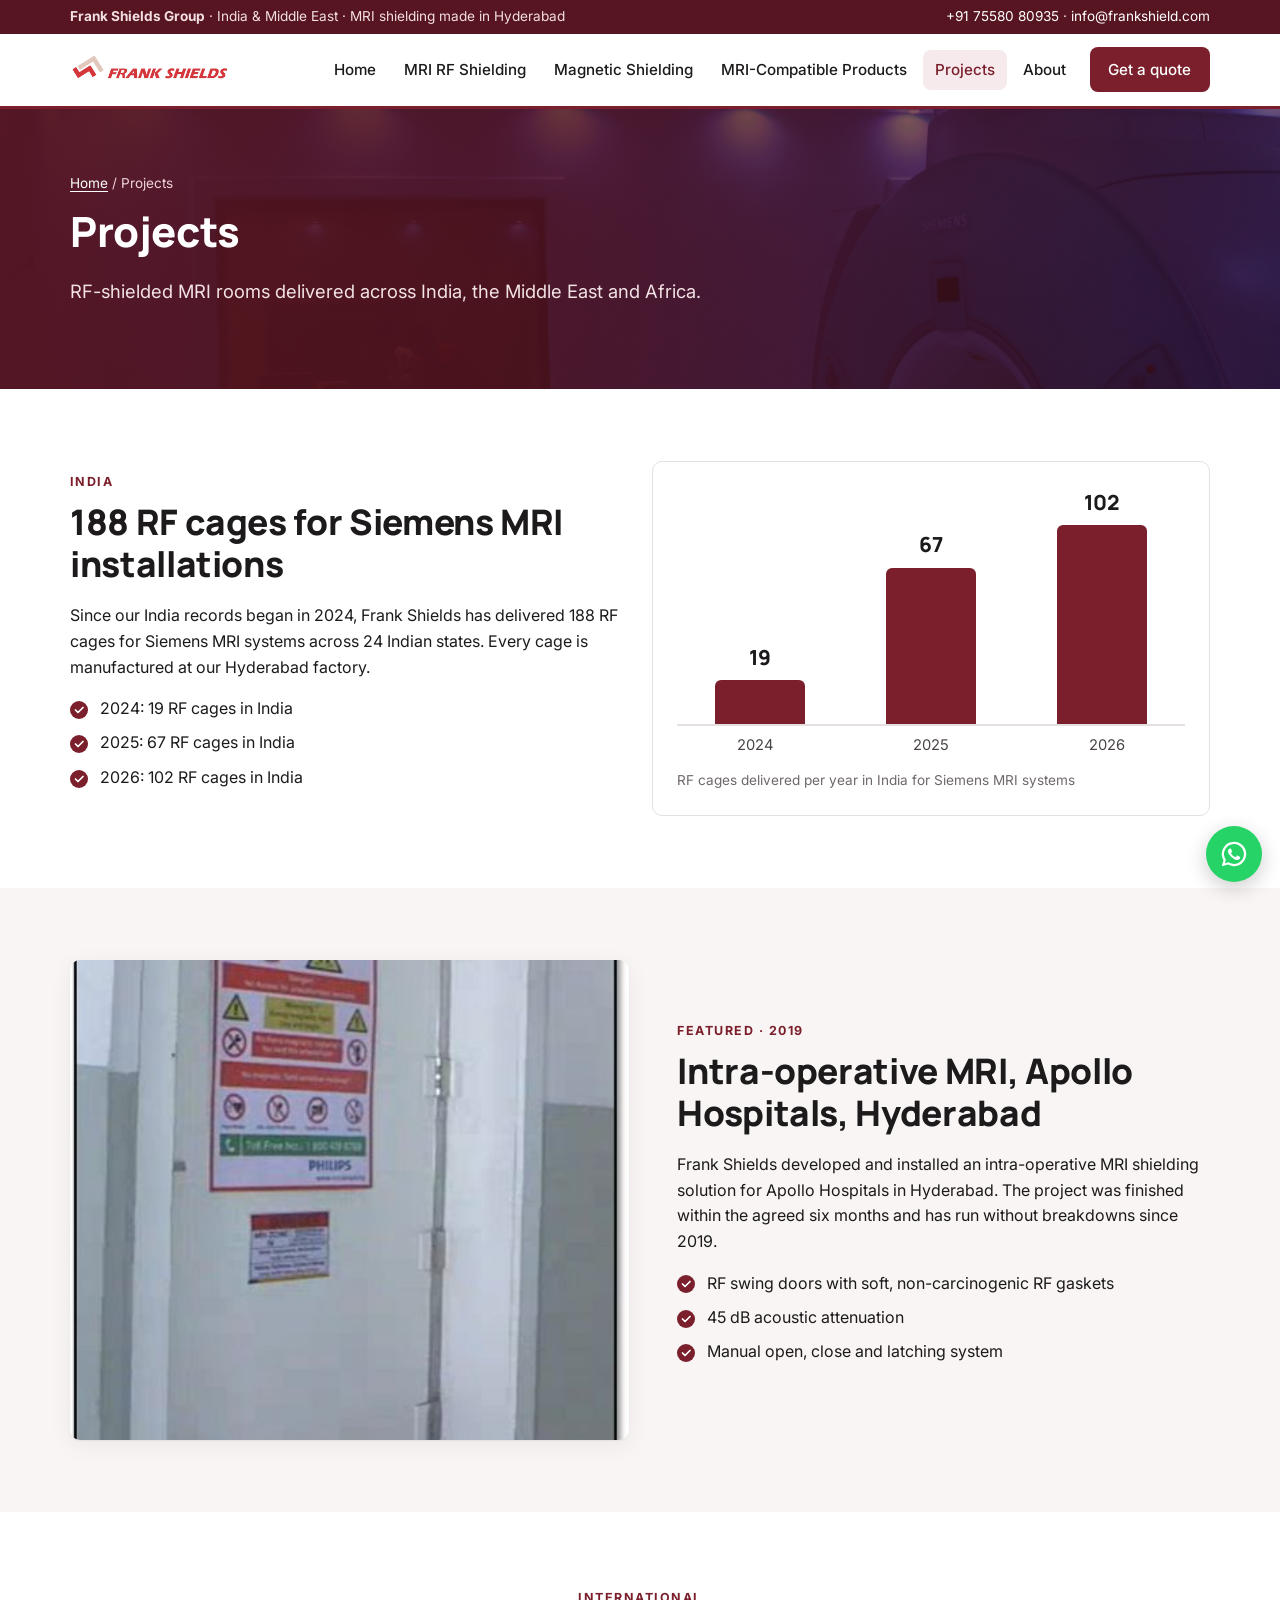
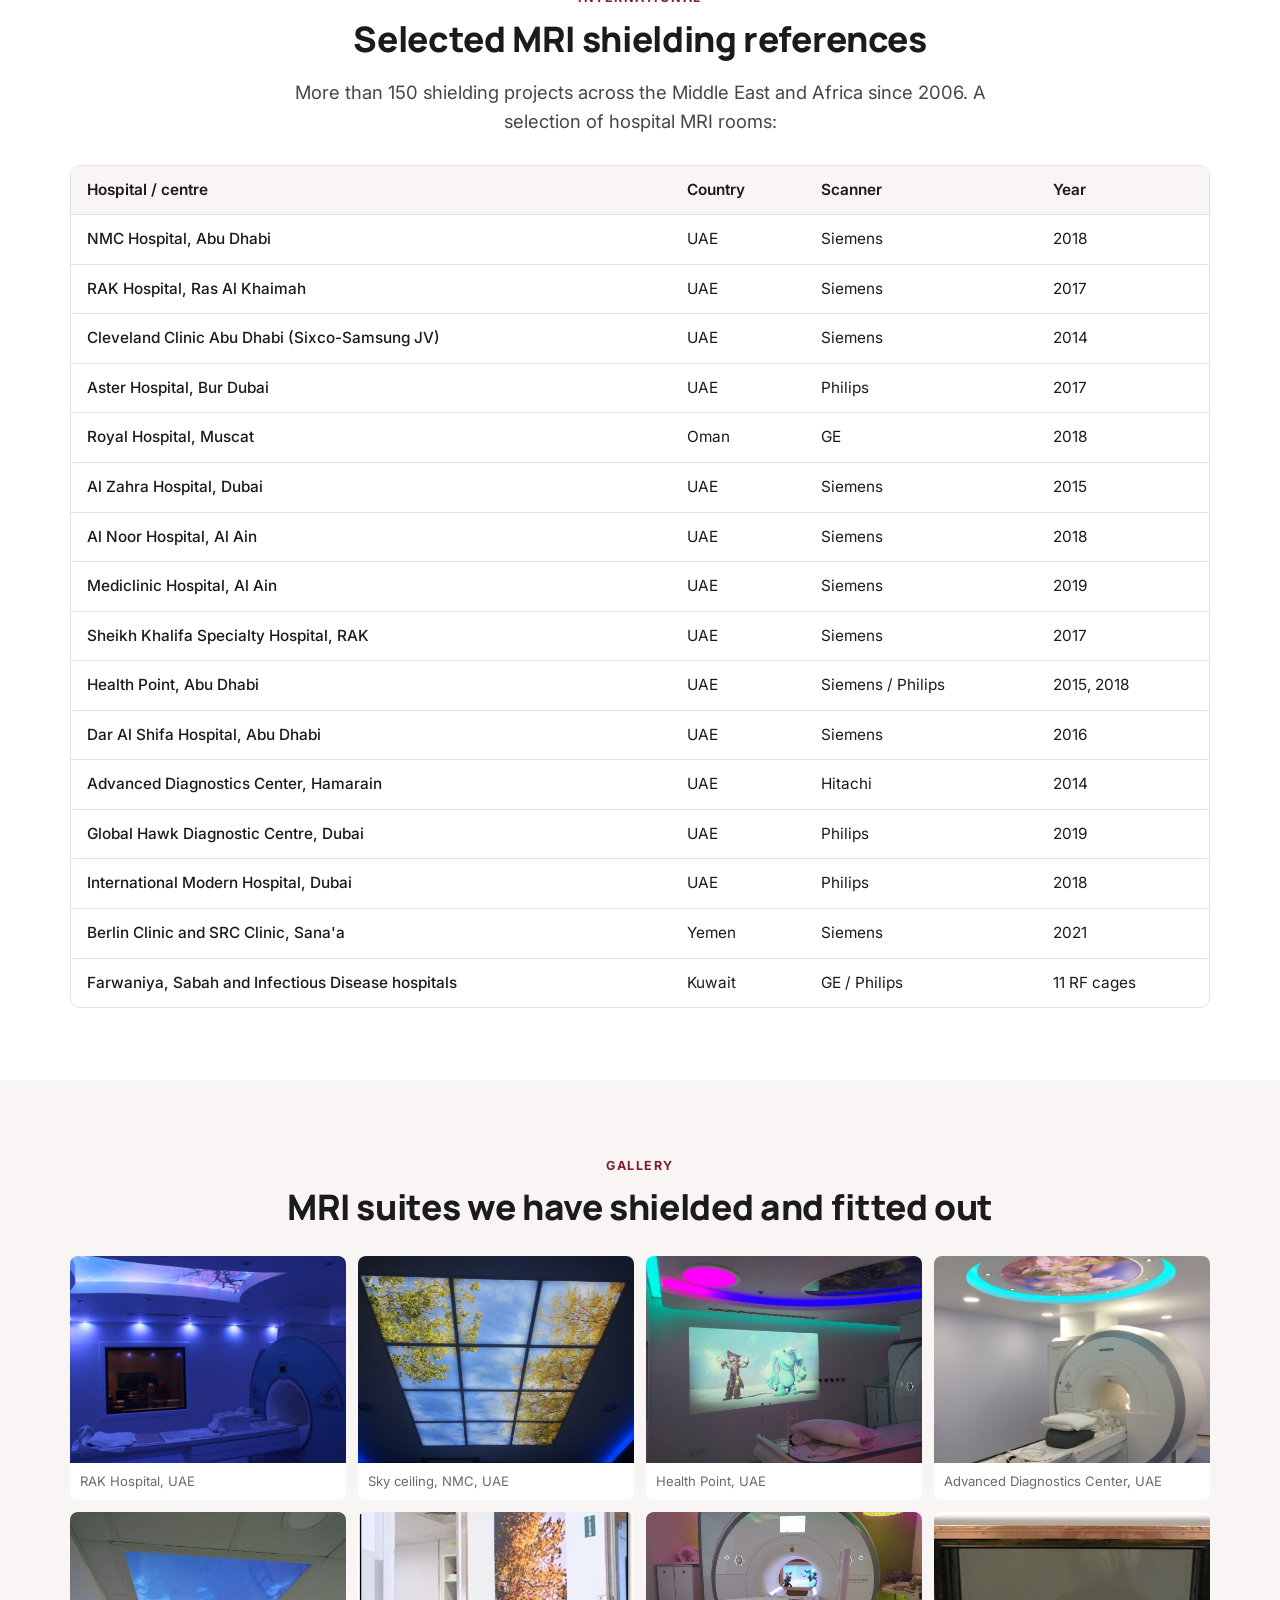
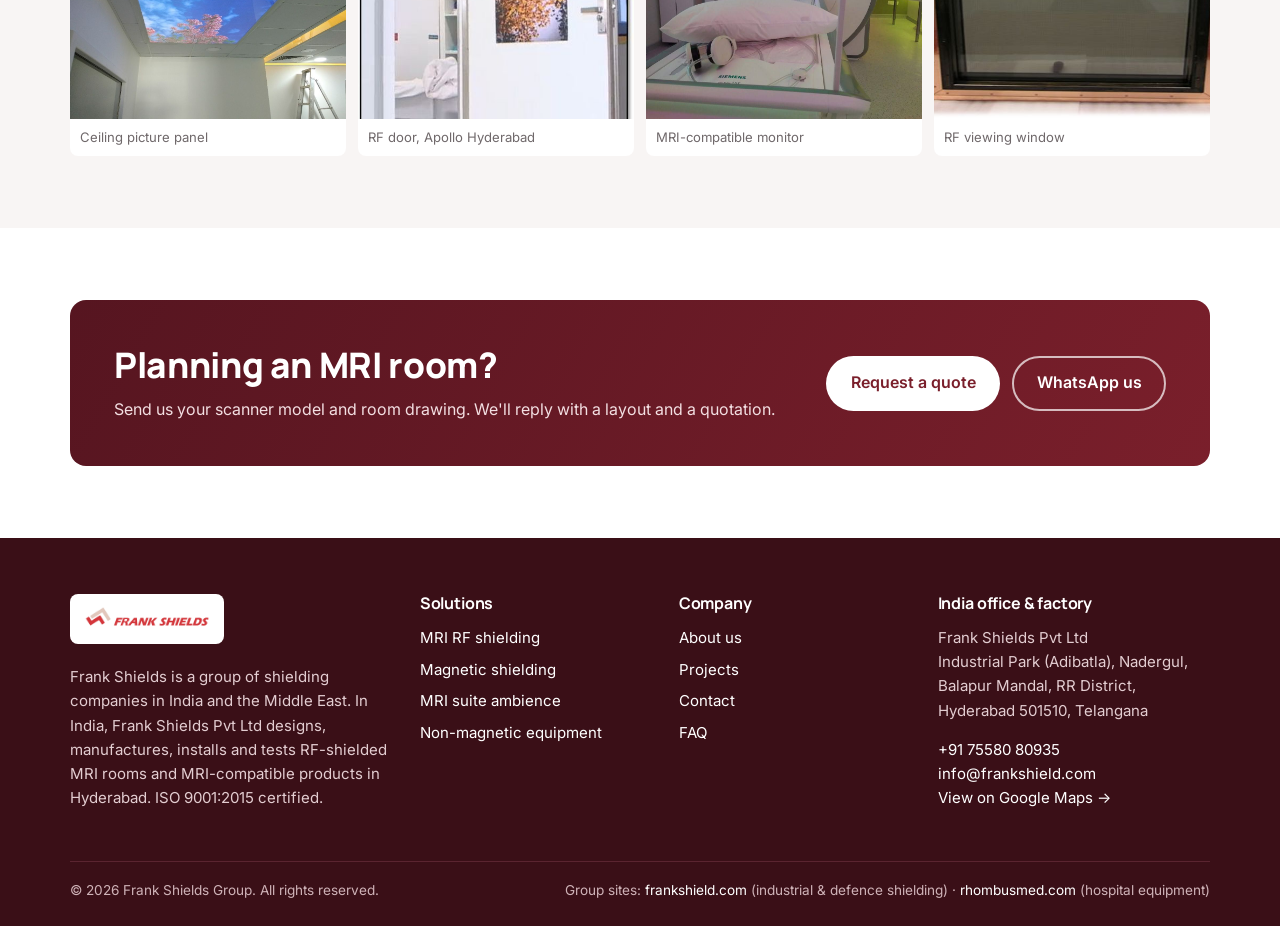
<file: projects.html>
<!doctype html>
<html lang="en-IN">
<head>
<meta charset="utf-8">
<meta name="viewport" content="width=device-width, initial-scale=1">
<title>MRI Shielding Projects | Frank Shields India</title>
<meta name="description" content="188 RF cages delivered for Siemens MRI installations across 24 Indian states, the Apollo Hospitals intra-operative MRI, and 150+ projects in the Middle East and Africa.">
<link rel="canonical" href="https://www.frankshield.in/projects.html">
<meta property="og:type" content="website">
<meta property="og:title" content="MRI Shielding Projects | Frank Shields India">
<meta property="og:description" content="188 RF cages delivered for Siemens MRI installations across 24 Indian states, the Apollo Hospitals intra-operative MRI, and 150+ projects in the Middle East and Africa.">
<meta property="og:url" content="https://www.frankshield.in/projects.html">
<meta property="og:image" content="https://www.frankshield.in/assets/img/hero-mri-suite.jpg">
<meta name="theme-color" content="#7a1f2b">
<link rel="icon" type="image/png" href="assets/img/favicon.png">
<link rel="preconnect" href="https://fonts.googleapis.com">
<link rel="preconnect" href="https://fonts.gstatic.com" crossorigin>
<link href="https://fonts.googleapis.com/css2?family=Inter:wght@400;500;600;700&family=Manrope:wght@700;800&display=swap" rel="stylesheet">
<link rel="stylesheet" href="assets/css/style.css">
</head>
<body>
<a class="skip" href="#main">Skip to content</a>
<div class="topbar"><div class="container">
<span><strong>Frank Shields Group</strong> · India &amp; Middle East · MRI shielding made in Hyderabad</span>
<span><a href="tel:+917558080935">+91 75580 80935</a> · <a href="mailto:info@frankshield.com">info@frankshield.com</a></span>
</div></div>
<header class="site-header"><div class="container">
<a class="brand" href="index.html" aria-label="Frank Shields home"><img src="assets/img/logo-frank-shields.png" alt="Frank Shields" width="600" height="143"></a>
<button class="nav-toggle" aria-label="Open menu" aria-expanded="false" aria-controls="nav"><span></span><span></span><span></span></button>
<nav class="nav" id="nav" aria-label="Main"><ul><li><a href="index.html">Home</a></li><li><a href="mri-rf-shielding.html">MRI RF Shielding</a></li><li><a href="magnetic-shielding.html">Magnetic Shielding</a></li><li><a href="mri-compatible-products.html">MRI-Compatible Products</a></li><li><a href="projects.html" aria-current="page">Projects</a></li><li><a href="about.html">About</a></li><li><a class="btn btn-primary" href="contact.html">Get a quote</a></li></ul></nav>
</div></header>
<main id="main">
<section class="hero small" style="--hero-img:url('../img/hero-mri-suite.jpg')"><div class="container">
<div class="crumbs"><a href="index.html">Home</a> / Projects</div>
<h1>Projects</h1><p class="lead">RF-shielded MRI rooms delivered across India, the Middle East and Africa.</p></div></section>

<section class="section"><div class="container">
<div class="grid grid-2" style="align-items:center">
<div><span class="eyebrow">India</span><h2>188 RF cages for Siemens MRI installations</h2>
<p>Since our India records began in 2024, Frank Shields has delivered 188 RF cages for Siemens MRI systems across 24 Indian states. Every cage is manufactured at our Hyderabad factory.</p>
<ul class="checks"><li>2024: 19 RF cages in India</li><li>2025: 67 RF cages in India</li><li>2026: 102 RF cages in India</li></ul></div>
<div class="chart-card" role="img" aria-label="RF cages delivered in India by year: 2024, 19; 2025, 67; 2026, 102">
<div class="bars">
<div class="bar"><span class="val">19</span><div class="fill" style="height:18.6%"></div></div>
<div class="bar"><span class="val">67</span><div class="fill" style="height:65.7%"></div></div>
<div class="bar"><span class="val">102</span><div class="fill" style="height:100%"></div></div>
</div>
<div class="bar-labels"><span>2024</span><span>2025</span><span>2026</span></div>
<p class="muted" style="margin:12px 0 0;font-size:.85rem">RF cages delivered per year in India for Siemens MRI systems</p>
</div>
</div></div></section>

<section class="section alt"><div class="container split">
<div><img src="assets/img/rf-door-apollo-outside.jpg" alt="RF door at Apollo Hospitals Hyderabad intra-operative MRI" loading="lazy"></div>
<div><span class="eyebrow">Featured · 2019</span><h2>Intra-operative MRI, Apollo Hospitals, Hyderabad</h2>
<p>Frank Shields developed and installed an intra-operative MRI shielding solution for Apollo Hospitals in Hyderabad. The project was finished within the agreed six months and has run without breakdowns since 2019.</p>
<ul class="checks"><li>RF swing doors with soft, non-carcinogenic RF gaskets</li><li>45 dB acoustic attenuation</li><li>Manual open, close and latching system</li></ul></div>
</div></section>

<section class="section"><div class="container">
<div class="center"><span class="eyebrow">International</span><h2>Selected MRI shielding references</h2>
<p class="lead">More than 150 shielding projects across the Middle East and Africa since 2006. A selection of hospital MRI rooms:</p></div>
<div class="table-wrap" style="margin-top:28px"><table>
<tr><th>Hospital / centre</th><th>Country</th><th>Scanner</th><th>Year</th></tr><tr><td>NMC Hospital, Abu Dhabi</td><td>UAE</td><td>Siemens</td><td>2018</td></tr><tr><td>RAK Hospital, Ras Al Khaimah</td><td>UAE</td><td>Siemens</td><td>2017</td></tr><tr><td>Cleveland Clinic Abu Dhabi (Sixco-Samsung JV)</td><td>UAE</td><td>Siemens</td><td>2014</td></tr><tr><td>Aster Hospital, Bur Dubai</td><td>UAE</td><td>Philips</td><td>2017</td></tr><tr><td>Royal Hospital, Muscat</td><td>Oman</td><td>GE</td><td>2018</td></tr><tr><td>Al Zahra Hospital, Dubai</td><td>UAE</td><td>Siemens</td><td>2015</td></tr><tr><td>Al Noor Hospital, Al Ain</td><td>UAE</td><td>Siemens</td><td>2018</td></tr><tr><td>Mediclinic Hospital, Al Ain</td><td>UAE</td><td>Siemens</td><td>2019</td></tr><tr><td>Sheikh Khalifa Specialty Hospital, RAK</td><td>UAE</td><td>Siemens</td><td>2017</td></tr><tr><td>Health Point, Abu Dhabi</td><td>UAE</td><td>Siemens / Philips</td><td>2015, 2018</td></tr><tr><td>Dar Al Shifa Hospital, Abu Dhabi</td><td>UAE</td><td>Siemens</td><td>2016</td></tr><tr><td>Advanced Diagnostics Center, Hamarain</td><td>UAE</td><td>Hitachi</td><td>2014</td></tr><tr><td>Global Hawk Diagnostic Centre, Dubai</td><td>UAE</td><td>Philips</td><td>2019</td></tr><tr><td>International Modern Hospital, Dubai</td><td>UAE</td><td>Philips</td><td>2018</td></tr><tr><td>Berlin Clinic and SRC Clinic, Sana'a</td><td>Yemen</td><td>Siemens</td><td>2021</td></tr><tr><td>Farwaniya, Sabah and Infectious Disease hospitals</td><td>Kuwait</td><td>GE / Philips</td><td>11 RF cages</td></tr>
</table></div></div></section>

<section class="section alt"><div class="container">
<div class="center"><span class="eyebrow">Gallery</span><h2>MRI suites we have shielded and fitted out</h2></div>
<div class="gallery" style="margin-top:28px">
<figure><img src="assets/img/hero-mri-suite.jpg" alt="MRI suite with mood lighting, RAK Hospital" loading="lazy"><figcaption>RAK Hospital, UAE</figcaption></figure>
<figure><img src="assets/img/sky-ceiling-panels.jpg" alt="Sky ceiling panels, NMC" loading="lazy"><figcaption>Sky ceiling, NMC, UAE</figcaption></figure>
<figure><img src="assets/img/mood-lights-projector.jpg" alt="MRI room with projector and mood lights" loading="lazy"><figcaption>Health Point, UAE</figcaption></figure>
<figure><img src="assets/img/mood-light-ring.jpg" alt="MRI room with ceiling panel and ring light" loading="lazy"><figcaption>Advanced Diagnostics Center, UAE</figcaption></figure>
<figure><img src="assets/img/ceiling-picture-panel.jpg" alt="Ceiling picture panel in MRI room" loading="lazy"><figcaption>Ceiling picture panel</figcaption></figure>
<figure><img src="assets/img/rf-door-apollo-inside.jpg" alt="RF door inside view" loading="lazy"><figcaption>RF door, Apollo Hyderabad</figcaption></figure>
<figure><img src="assets/img/mri-monitor.jpg" alt="MRI-compatible monitor at the scanner" loading="lazy"><figcaption>MRI-compatible monitor</figcaption></figure>
<figure><img src="assets/img/rf-window.jpg" alt="RF window" loading="lazy"><figcaption>RF viewing window</figcaption></figure>
</div></div></section>
</main>
<section class="section"><div class="container">
<div class="cta"><div><h2>Planning an MRI room?</h2><p>Send us your scanner model and room drawing. We'll reply with a layout and a quotation.</p></div>
<div class="btn-row"><a class="btn btn-light" href="contact.html">Request a quote</a><a class="btn btn-ghost-light" href="https://wa.me/917558080935" target="_blank" rel="noopener">WhatsApp us</a></div></div>
</div></section>
<footer class="site-footer"><div class="container">
<div class="foot-grid">
<div><span class="foot-logo"><img src="assets/img/logo-frank-shields.png" alt="Frank Shields" width="600" height="143"></span>
<p>Frank Shields is a group of shielding companies in India and the Middle East. In India, Frank Shields Pvt Ltd designs, manufactures, installs and tests RF-shielded MRI rooms and MRI-compatible products in Hyderabad. ISO 9001:2015 certified.</p></div>
<div><h4>Solutions</h4><ul>
<li><a href="mri-rf-shielding.html">MRI RF shielding</a></li>
<li><a href="magnetic-shielding.html">Magnetic shielding</a></li>
<li><a href="mri-compatible-products.html">MRI suite ambience</a></li>
<li><a href="mri-compatible-products.html#non-magnetic">Non-magnetic equipment</a></li></ul></div>
<div><h4>Company</h4><ul>
<li><a href="about.html">About us</a></li>
<li><a href="projects.html">Projects</a></li>
<li><a href="contact.html">Contact</a></li>
<li><a href="mri-rf-shielding.html#faq">FAQ</a></li></ul></div>
<div><h4>India office &amp; factory</h4>
<p>Frank Shields Pvt Ltd<br>Industrial Park (Adibatla), Nadergul, Balapur Mandal, RR District, Hyderabad 501510, Telangana</p>
<p><a href="tel:+917558080935">+91 75580 80935</a><br><a href="mailto:info@frankshield.com">info@frankshield.com</a><br><a href="https://goo.gl/maps/65bzaaLyecsyUzkf8" target="_blank" rel="noopener">View on Google Maps →</a></p></div>
</div>
<div class="foot-bottom">
<span>© 2026 Frank Shields Group. All rights reserved.</span>
<span>Group sites: <a href="https://www.frankshield.com" rel="noopener">frankshield.com</a> (industrial &amp; defence shielding) · <a href="https://www.rhombusmed.com" rel="noopener">rhombusmed.com</a> (hospital equipment)</span>
</div>
</div></footer>
<a class="wa-float" href="https://wa.me/917558080935" target="_blank" rel="noopener" aria-label="Chat on WhatsApp"><svg viewBox="0 0 32 32" aria-hidden="true"><path d="M16 3a13 13 0 00-11.2 19.6L3 29l6.6-1.7A13 13 0 1016 3zm0 23.6a10.6 10.6 0 01-5.4-1.5l-.4-.2-3.9 1 1-3.8-.3-.4A10.6 10.6 0 1116 26.6zm5.8-7.9c-.3-.2-1.9-.9-2.2-1s-.5-.2-.7.2-.8 1-1 1.2-.4.2-.7.1a8.7 8.7 0 01-4.3-3.8c-.3-.6.3-.5 1-1.7a.6.6 0 000-.6l-1-2.4c-.3-.6-.5-.5-.7-.5h-.6a1.2 1.2 0 00-.9.4 3.6 3.6 0 00-1.1 2.7 6.3 6.3 0 001.3 3.3 14.4 14.4 0 005.5 4.9c2 .9 2.8.9 3.8.8a3.2 3.2 0 002.1-1.5 2.6 2.6 0 00.2-1.5c-.1-.2-.3-.3-.7-.4z"/></svg></a>
<script src="assets/js/main.js" defer></script>
</body>
</html>
</file>
<file: assets/css/style.css>
/* Frank Shields India — frankshield.in
   Plain CSS, no build step. Brand colours are defined once below. */

:root {
  --burgundy: #7a1f2b;        /* primary brand burgundy */
  --burgundy-dark: #561520;
  --burgundy-soft: #f6eaec;
  --red: #d4363b;             /* logo red, used sparingly as accent */
  --ink: #1d1a1b;
  --ink-2: #4a4446;
  --ink-3: #6f686a;
  --line: #e6e0e1;
  --bg: #ffffff;
  --bg-alt: #f8f5f4;
  --radius: 10px;
  --shadow: 0 1px 2px rgba(29,26,27,.06), 0 6px 24px rgba(29,26,27,.06);
  --max: 1180px;
  --font: "Inter", system-ui, -apple-system, "Segoe UI", Roboto, sans-serif;
  --font-head: "Manrope", "Inter", system-ui, sans-serif;
}

*, *::before, *::after { box-sizing: border-box; }
html { scroll-behavior: smooth; -webkit-text-size-adjust: 100%; }
body { margin: 0; font-family: var(--font); color: var(--ink); background: var(--bg); line-height: 1.6; font-size: 16px; }
img { max-width: 100%; height: auto; display: block; }
a { color: var(--burgundy); text-underline-offset: 3px; }
a:hover { color: var(--burgundy-dark); }
h1, h2, h3, h4 { font-family: var(--font-head); line-height: 1.2; margin: 0 0 .5em; color: var(--ink); letter-spacing: -.01em; }
h1 { font-size: clamp(2rem, 4.5vw, 3.2rem); font-weight: 800; }
h2 { font-size: clamp(1.6rem, 3vw, 2.2rem); font-weight: 800; }
h3 { font-size: 1.2rem; font-weight: 700; }
p { margin: 0 0 1em; }
ul { padding-left: 1.2em; }
.container { width: 100%; max-width: var(--max); margin: 0 auto; padding: 0 20px; }
.section { padding: 72px 0; }
.section.alt { background: var(--bg-alt); }
.eyebrow { display: inline-block; font-size: .78rem; font-weight: 700; letter-spacing: .12em; text-transform: uppercase; color: var(--burgundy); margin-bottom: .6rem; }
.lead { font-size: 1.15rem; color: var(--ink-2); max-width: 760px; }
.muted { color: var(--ink-3); }
.center { text-align: center; }
.center .lead { margin-left: auto; margin-right: auto; }
.skip { position: absolute; left: -999px; }
.skip:focus { left: 12px; top: 12px; background: #fff; padding: 8px 12px; z-index: 100; }

/* Buttons */
.btn { display: inline-flex; align-items: center; gap: .5em; padding: .8em 1.4em; border-radius: 999px; font-weight: 600; text-decoration: none; border: 2px solid transparent; transition: background .15s, color .15s, border-color .15s; cursor: pointer; font-size: 1rem; font-family: inherit; }
.btn-primary { background: var(--burgundy); color: #fff; }
.btn-primary:hover { background: var(--burgundy-dark); color: #fff; }
.btn-outline { border-color: currentColor; color: var(--burgundy); background: transparent; }
.btn-light { background: #fff; color: var(--burgundy); }
.btn-light:hover { background: var(--burgundy-soft); }
.btn-ghost-light { border-color: rgba(255,255,255,.7); color: #fff; }
.btn-ghost-light:hover { background: rgba(255,255,255,.12); color: #fff; }
.btn-row { display: flex; flex-wrap: wrap; gap: 12px; }

/* Top bar + header */
.topbar { background: var(--burgundy-dark); color: #f3dfe2; font-size: .85rem; }
.topbar .container { display: flex; justify-content: space-between; gap: 12px; padding-top: 6px; padding-bottom: 6px; flex-wrap: wrap; }
.topbar a { color: #fff; text-decoration: none; }
.site-header { position: sticky; top: 0; z-index: 50; background: rgba(255,255,255,.96); backdrop-filter: blur(8px); border-bottom: 1px solid var(--line); }
.site-header .container { display: flex; align-items: center; justify-content: space-between; height: 72px; }
.brand img { height: 38px; width: auto; }
.nav ul { list-style: none; display: flex; gap: 4px; margin: 0; padding: 0; align-items: center; }
.nav a { display: block; padding: 8px 12px; color: var(--ink); text-decoration: none; font-weight: 500; border-radius: 8px; font-size: .95rem; }
.nav a:hover, .nav a[aria-current="page"] { color: var(--burgundy); background: var(--burgundy-soft); }
.nav .btn { padding: .55em 1.1em; margin-left: 8px; color: #fff; }
.nav .btn:hover { background: var(--burgundy-dark); color: #fff; }
.nav-toggle { display: none; background: none; border: 0; padding: 8px; cursor: pointer; }
.nav-toggle span { display: block; width: 24px; height: 2px; background: var(--ink); margin: 5px 0; transition: transform .2s; }

@media (max-width: 960px) {
  .nav-toggle { display: block; }
  .nav { position: absolute; top: 72px; left: 0; right: 0; background: #fff; border-bottom: 1px solid var(--line); display: none; box-shadow: var(--shadow); }
  .nav.open { display: block; }
  .nav ul { flex-direction: column; align-items: stretch; padding: 12px 20px 20px; }
  .nav .btn { margin: 8px 0 0; justify-content: center; }
}

/* Hero */
.hero { position: relative; color: #fff; background: #2a0d12; overflow: hidden; }
.hero::before { content: ""; position: absolute; inset: 0; background: var(--hero-img) center/cover no-repeat; opacity: .55; }
.hero::after { content: ""; position: absolute; inset: 0; background: linear-gradient(100deg, rgba(86,21,32,.95) 0%, rgba(86,21,32,.75) 45%, rgba(86,21,32,.2) 100%); }
.hero .container { position: relative; z-index: 1; padding-top: 96px; padding-bottom: 96px; }
.hero h1 { color: #fff; max-width: 780px; }
.hero .lead { color: #f3e3e5; }
.hero .eyebrow { color: #ffc9cf; }
.hero.small .container { padding-top: 64px; padding-bottom: 64px; }
.hero.small h1 { font-size: clamp(1.8rem, 3.6vw, 2.6rem); }
.crumbs { font-size: .85rem; margin-bottom: 12px; color: #f0d4d8; }
.crumbs a { color: #fff; }

/* Stats */
.stats { display: grid; grid-template-columns: repeat(4, 1fr); gap: 0; background: #fff; border-radius: var(--radius); box-shadow: var(--shadow); margin-top: -48px; position: relative; z-index: 2; }
.stat { padding: 24px 22px; border-right: 1px solid var(--line); }
.stat:last-child { border-right: 0; }
.stat b { display: block; font-family: var(--font-head); font-size: 2.1rem; color: var(--burgundy); line-height: 1.1; }
.stat span { font-size: .92rem; color: var(--ink-2); }
@media (max-width: 800px) { .stats { grid-template-columns: repeat(2, 1fr); } .stat:nth-child(2) { border-right: 0; } .stat:nth-child(-n+2) { border-bottom: 1px solid var(--line); } }

/* Grids and cards */
.grid { display: grid; gap: 24px; }
.grid-2 { grid-template-columns: repeat(2, 1fr); }
.grid-3 { grid-template-columns: repeat(3, 1fr); }
.grid-4 { grid-template-columns: repeat(4, 1fr); }
@media (max-width: 960px) { .grid-3, .grid-4 { grid-template-columns: repeat(2, 1fr); } }
@media (max-width: 640px) { .grid-2, .grid-3, .grid-4 { grid-template-columns: 1fr; } }
.card { background: #fff; border: 1px solid var(--line); border-radius: var(--radius); overflow: hidden; display: flex; flex-direction: column; transition: box-shadow .2s, transform .2s; }
.card:hover { box-shadow: var(--shadow); }
.card .media { aspect-ratio: 4/3; background: var(--bg-alt); overflow: hidden; }
.card .media img { width: 100%; height: 100%; object-fit: cover; }
.card .media.contain img { object-fit: contain; padding: 12px; background: #fff; }
.card .body { padding: 20px 22px 22px; flex: 1; display: flex; flex-direction: column; }
.card .body p { color: var(--ink-2); font-size: .97rem; }
.card .more { margin-top: auto; font-weight: 600; text-decoration: none; }
a.card { text-decoration: none; color: inherit; }
a.card:hover { transform: translateY(-2px); }
.icon-card { padding: 24px; border: 1px solid var(--line); border-radius: var(--radius); background: #fff; }
.icon-card .ico { width: 48px; height: 48px; border-radius: 12px; background: var(--burgundy-soft); color: var(--burgundy); display: grid; place-items: center; margin-bottom: 14px; }
.icon-card .ico svg { width: 26px; height: 26px; }
.icon-card p { color: var(--ink-2); font-size: .96rem; margin: 0; }

/* Split feature */
.split { display: grid; grid-template-columns: 1.05fr 1fr; gap: 48px; align-items: center; }
.split.reverse > :first-child { order: 2; }
.split img { border-radius: var(--radius); box-shadow: var(--shadow); }
@media (max-width: 860px) { .split { grid-template-columns: 1fr; gap: 28px; } .split.reverse > :first-child { order: 0; } }
.checks { list-style: none; padding: 0; margin: 0 0 1.2em; }
.checks li { position: relative; padding-left: 30px; margin-bottom: .55em; }
.checks li::before { content: ""; position: absolute; left: 0; top: .3em; width: 18px; height: 18px; border-radius: 50%; background: var(--burgundy) url("data:image/svg+xml,%3Csvg xmlns='http://www.w3.org/2000/svg' viewBox='0 0 24 24' fill='none' stroke='white' stroke-width='3.5' stroke-linecap='round' stroke-linejoin='round'%3E%3Cpath d='M5 12l5 5L20 7'/%3E%3C/svg%3E") center/12px no-repeat; }

/* Spec table */
.table-wrap { overflow-x: auto; border: 1px solid var(--line); border-radius: var(--radius); background: #fff; }
table { width: 100%; border-collapse: collapse; font-size: .96rem; }
th, td { text-align: left; padding: 12px 16px; border-bottom: 1px solid var(--line); vertical-align: top; }
th { background: var(--bg-alt); font-weight: 600; color: var(--ink); }
tr:last-child td { border-bottom: 0; }
td:first-child { font-weight: 500; }

/* Steps */
.steps { counter-reset: s; display: grid; grid-template-columns: repeat(5, 1fr); gap: 16px; }
.step { counter-increment: s; background: #fff; border: 1px solid var(--line); border-radius: var(--radius); padding: 20px; }
.step::before { content: counter(s, decimal-leading-zero); display: block; font-family: var(--font-head); font-weight: 800; color: var(--burgundy); font-size: 1.4rem; margin-bottom: 6px; }
.step h3 { font-size: 1.02rem; }
.step p { font-size: .92rem; color: var(--ink-2); margin: 0; }
@media (max-width: 960px) { .steps { grid-template-columns: repeat(2, 1fr); } }
@media (max-width: 520px) { .steps { grid-template-columns: 1fr; } }

/* Bar chart (deliveries by year) */
.bars { display: grid; grid-template-columns: repeat(3, 1fr); gap: 20px; align-items: end; height: 240px; padding: 0 8px; border-bottom: 2px solid var(--line); }
.bar { display: flex; flex-direction: column; align-items: center; justify-content: flex-end; height: 100%; }
.bar .fill { width: 64%; max-width: 90px; background: var(--burgundy); border-radius: 6px 6px 0 0; min-height: 8px; }
.bar .val { font-family: var(--font-head); font-weight: 800; font-size: 1.3rem; margin-bottom: 6px; color: var(--ink); }
.bar-labels { display: grid; grid-template-columns: repeat(3, 1fr); gap: 20px; text-align: center; padding-top: 8px; color: var(--ink-2); font-size: .92rem; }
.chart-card { background: #fff; border: 1px solid var(--line); border-radius: var(--radius); padding: 24px; }

/* Gallery */
.gallery { display: grid; grid-template-columns: repeat(4, 1fr); gap: 12px; }
.gallery figure { margin: 0; border-radius: 8px; overflow: hidden; background: var(--bg-alt); }
.gallery img { width: 100%; aspect-ratio: 4/3; object-fit: cover; }
.gallery figcaption { font-size: .82rem; color: var(--ink-3); padding: 8px 10px; background: #fff; }
@media (max-width: 860px) { .gallery { grid-template-columns: repeat(2, 1fr); } }

/* FAQ */
.faq details { border: 1px solid var(--line); border-radius: var(--radius); background: #fff; margin-bottom: 10px; }
.faq summary { cursor: pointer; padding: 16px 20px; font-weight: 600; list-style: none; position: relative; padding-right: 48px; }
.faq summary::-webkit-details-marker { display: none; }
.faq summary::after { content: "+"; position: absolute; right: 20px; top: 12px; font-size: 1.4rem; color: var(--burgundy); }
.faq details[open] summary::after { content: "–"; }
.faq details > div { padding: 0 20px 16px; color: var(--ink-2); }

/* Brand strip */
.oem { display: flex; flex-wrap: wrap; gap: 10px 28px; justify-content: center; color: var(--ink-3); font-family: var(--font-head); font-weight: 700; font-size: 1.1rem; letter-spacing: .02em; }

/* CTA band */
.cta { background: linear-gradient(120deg, var(--burgundy-dark), var(--burgundy)); color: #fff; border-radius: 16px; padding: 44px; display: flex; justify-content: space-between; align-items: center; gap: 24px; flex-wrap: wrap; }
.cta h2 { color: #fff; margin: 0 0 .3em; }
.cta p { margin: 0; color: #f3dfe2; }

/* Contact */
.contact-grid { display: grid; grid-template-columns: 1fr 1.2fr; gap: 40px; }
@media (max-width: 860px) { .contact-grid { grid-template-columns: 1fr; } }
.office { border: 1px solid var(--line); border-radius: var(--radius); padding: 20px 22px; margin-bottom: 16px; background: #fff; }
.office h3 { margin-bottom: .3em; }
.office p { margin: 0 0 .3em; color: var(--ink-2); }
form .row { display: grid; grid-template-columns: 1fr 1fr; gap: 14px; }
@media (max-width: 560px) { form .row { grid-template-columns: 1fr; } }
label { display: block; font-weight: 600; font-size: .9rem; margin: 0 0 6px; }
input, select, textarea { width: 100%; padding: 12px 14px; border: 1px solid #d4cccd; border-radius: 8px; font: inherit; background: #fff; color: var(--ink); }
input:focus, select:focus, textarea:focus { outline: 2px solid var(--burgundy); outline-offset: 1px; border-color: transparent; }
.field { margin-bottom: 14px; }
.form-card { background: #fff; border: 1px solid var(--line); border-radius: var(--radius); padding: 28px; box-shadow: var(--shadow); }
.form-note { font-size: .85rem; color: var(--ink-3); margin-top: 10px; }

/* Footer */
.site-footer { background: #1f1416; color: #cdbfc1; padding: 56px 0 24px; margin-top: 0; font-size: .94rem; }
.site-footer a { color: #fff; text-decoration: none; }
.site-footer a:hover { text-decoration: underline; }
.site-footer h4 { color: #fff; font-size: 1rem; margin-bottom: .8em; }
.foot-grid { display: grid; grid-template-columns: 1.4fr 1fr 1fr 1.2fr; gap: 32px; }
.foot-grid ul { list-style: none; padding: 0; margin: 0; }
.foot-grid li { margin-bottom: .5em; }
.foot-logo { background: #fff; display: inline-block; padding: 10px 14px; border-radius: 8px; margin-bottom: 14px; }
.foot-logo img { height: 30px; }
.foot-bottom { border-top: 1px solid #3a2a2d; margin-top: 36px; padding-top: 18px; display: flex; justify-content: space-between; flex-wrap: wrap; gap: 12px; font-size: .85rem; color: #a8999b; }
@media (max-width: 860px) { .foot-grid { grid-template-columns: 1fr 1fr; } }
@media (max-width: 520px) { .foot-grid { grid-template-columns: 1fr; } }

/* WhatsApp float */
.wa-float { position: fixed; right: 18px; bottom: 18px; z-index: 60; width: 56px; height: 56px; border-radius: 50%; background: #25d366; display: grid; place-items: center; box-shadow: 0 6px 20px rgba(0,0,0,.2); }
.wa-float svg { width: 30px; height: 30px; fill: #fff; }

.tag { display: inline-block; font-size: .75rem; font-weight: 600; padding: 3px 10px; border-radius: 999px; background: var(--burgundy-soft); color: var(--burgundy); margin: 0 6px 6px 0; }
.note { border-left: 4px solid var(--burgundy); background: var(--burgundy-soft); padding: 14px 18px; border-radius: 0 8px 8px 0; color: var(--ink-2); }

/* Keep tall photos in split layouts to a sensible height */
.split img { width: 100%; max-height: 480px; object-fit: cover; }
@media (max-width: 640px) { .topbar .container > span:first-child { display: none; } .topbar .container { justify-content: center; } }

/* Group brand band */
.brand-band { background: var(--burgundy-soft); }
.brand-mark { height: 56px; width: auto; margin: 0 auto 18px; }
.group-grid { display: grid; grid-template-columns: repeat(4, 1fr); gap: 20px; margin-top: 32px; }
.group-co { background: #fff; border-radius: var(--radius); padding: 22px; border-top: 4px solid var(--burgundy); box-shadow: var(--shadow); }
.group-co h3 { font-size: 1.05rem; color: var(--burgundy-dark); }
.group-co p { margin: 0; color: var(--ink-2); font-size: .95rem; }
@media (max-width: 860px) { .group-grid { grid-template-columns: 1fr; } }
/* Burgundy footer and header accent */
.site-footer { background: #3a0f17; color: #e3cdd1; }
.foot-bottom { border-top-color: #5a2430; color: #cfb3b8; }
.site-header { border-bottom: 3px solid var(--burgundy); }
.foot-logo img { width: auto; }
.brand-mark { background: #fff; padding: 10px 16px; border-radius: 10px; box-sizing: content-box; }
.map-wrap { margin-top: 28px; border-radius: var(--radius); overflow: hidden; box-shadow: var(--shadow); border: 1px solid var(--line); background: #e9e4e4; }
.map-wrap iframe { display: block; width: 100%; height: 420px; border: 0; }
@media (max-width: 640px) { .map-wrap iframe { height: 320px; } }
.small-office { padding: 14px 18px; }
.small-office h3 { font-size: 1rem; }
@media (max-width: 1100px) and (min-width: 861px) { .group-grid { grid-template-columns: repeat(2, 1fr); } }
</file>
